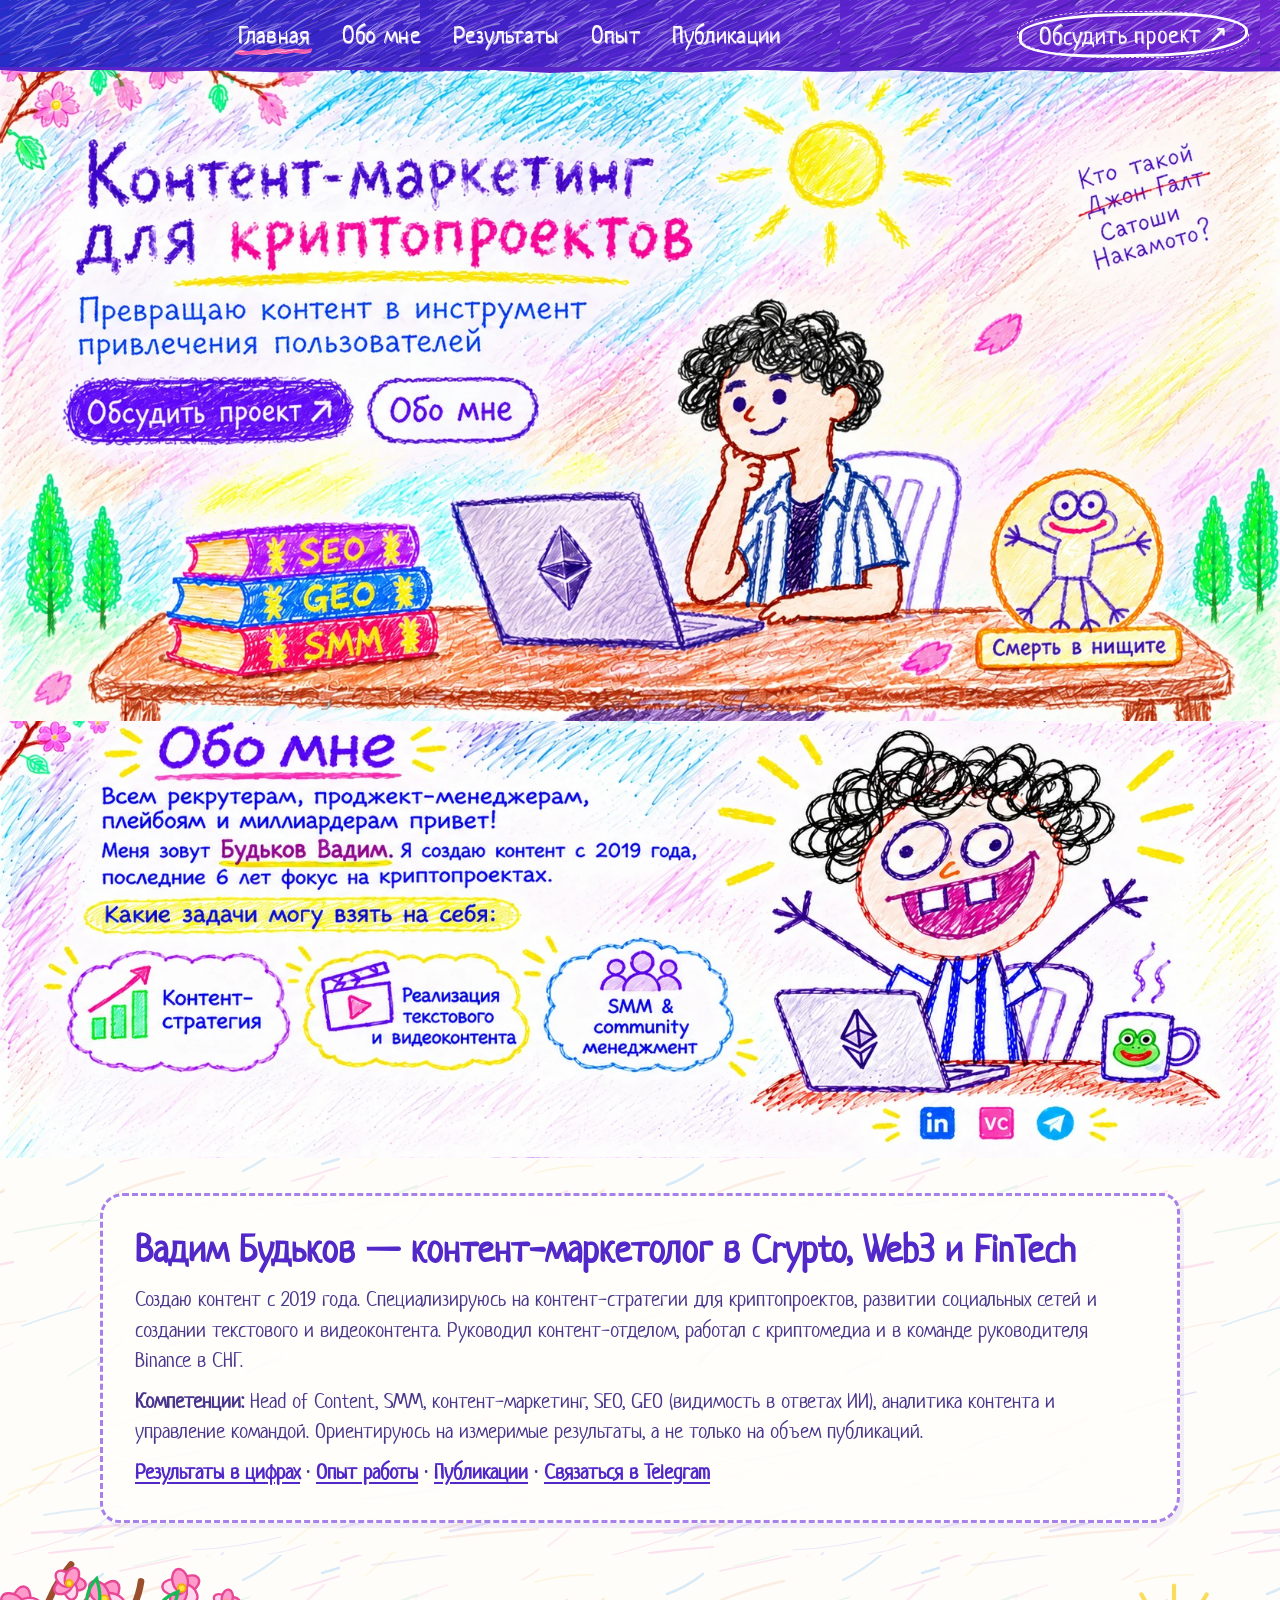
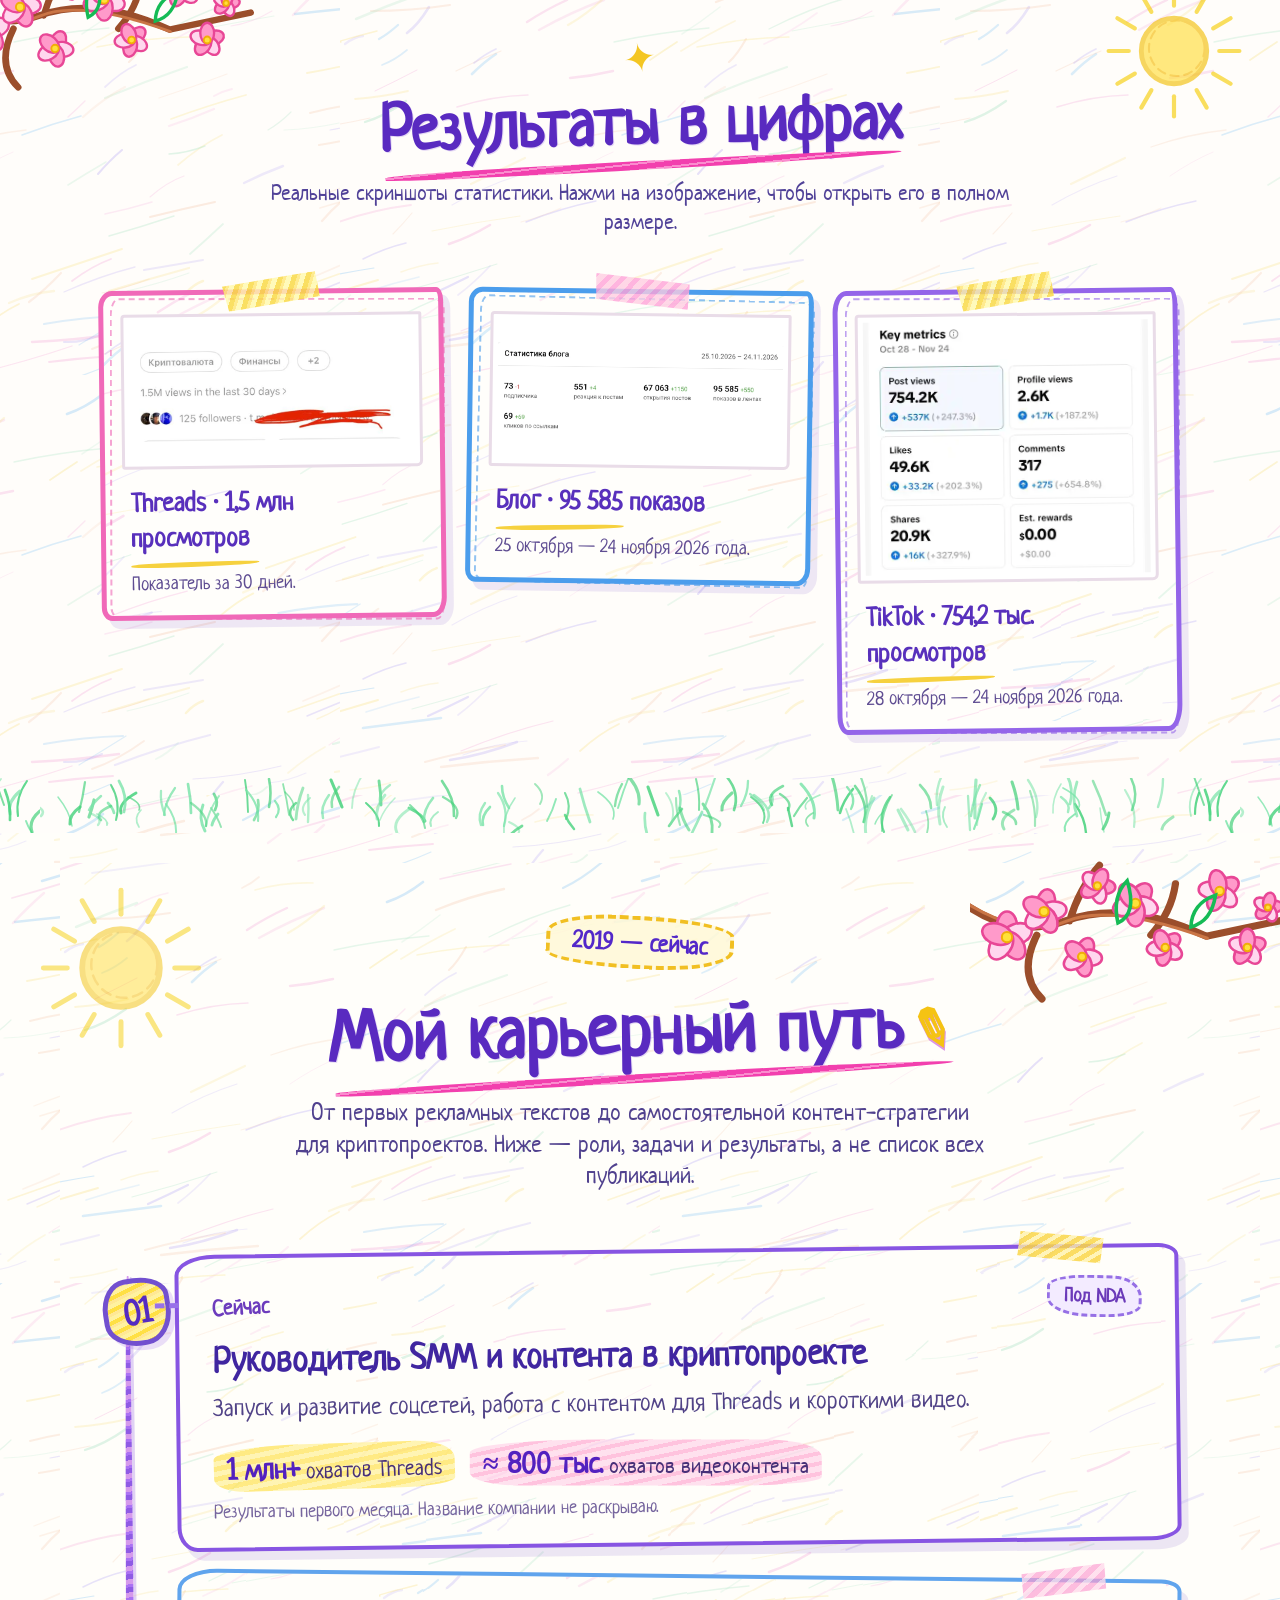
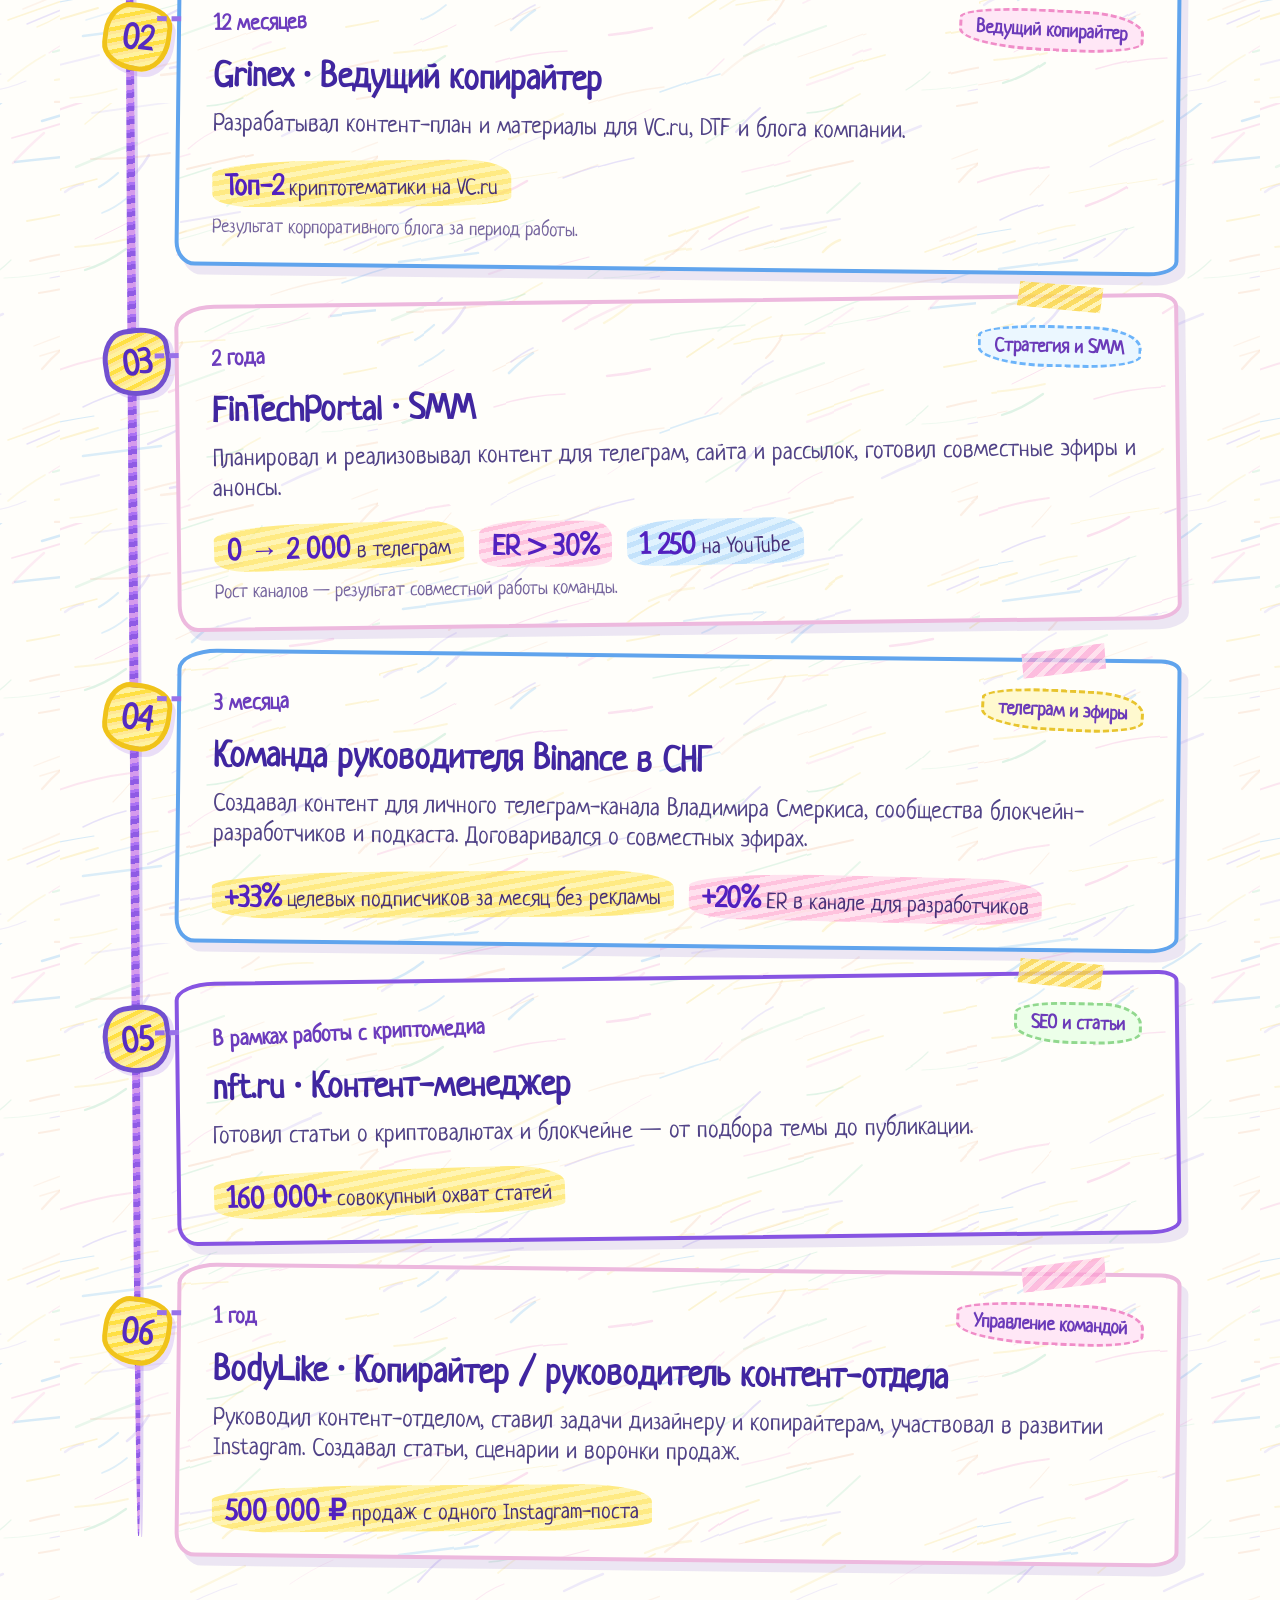
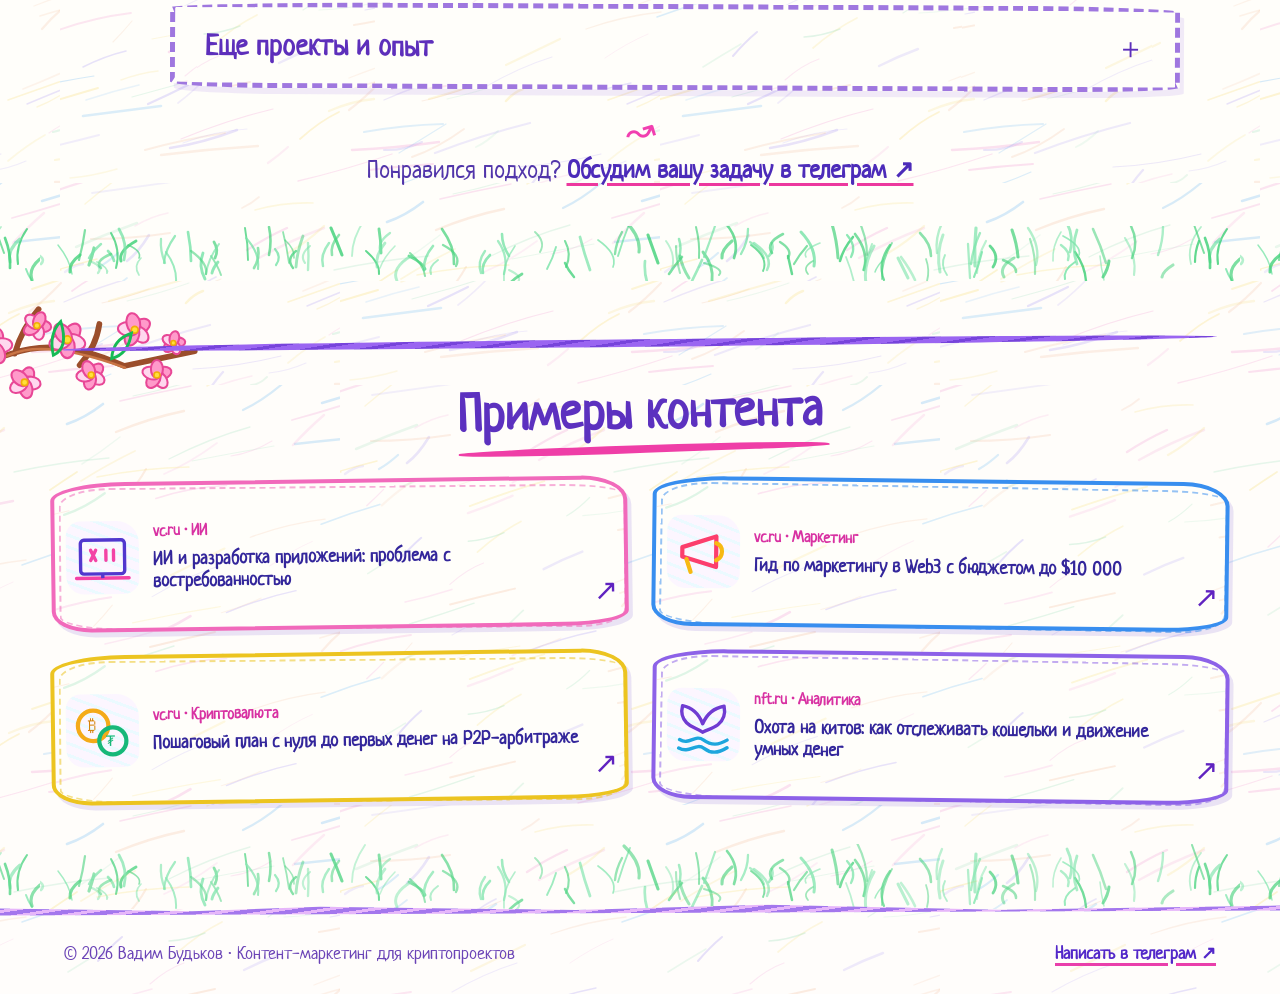
<file: index.html>
<!doctype html><html lang="ru"><head><meta charset="utf-8"><meta name="viewport" content="width=device-width, initial-scale=1"><meta name="theme-color" content="#5630cd"><link rel="icon" type="image/svg+xml" href="assets/favicon.svg"><meta name="robots" content="index,follow,max-image-preview:large,max-snippet:-1"><meta name="author" content="Вадим Будьков"><title>Вадим Будьков — контент-маркетолог в Crypto, Web3 и FinTech</title><meta name="description" content="Вадим Будьков — руководитель SMM и контента, контент-стратег. Опыт с 2019 года: маркетинг криптопроектов, SEO, GEO, соцсети, результаты и публикации."><meta property="og:type" content="website"><meta property="og:locale" content="ru_RU"><meta property="og:title" content="Вадим Будьков — контент-маркетолог в Crypto, Web3 и FinTech"><meta property="og:description" content="Вадим Будьков — руководитель SMM и контента, контент-стратег. Опыт с 2019 года: маркетинг криптопроектов, SEO, GEO, соцсети, результаты и публикации."><meta name="twitter:card" content="summary_large_image"><meta name="twitter:image" content="https://vadimbudkov.vercel.app/assets/home-scene.webp"><meta name="twitter:image:alt" content="Иллюстрированное портфолио Вадима Будькова"><meta property="og:site_name" content="Вадим Будьков"><meta property="og:image:width" content="1092"><meta property="og:image:height" content="594"><meta property="og:image:alt" content="Иллюстрированное портфолио Вадима Будькова"><meta property="og:image" content="https://vadimbudkov.vercel.app/assets/home-scene.webp"><meta property="og:url" content="https://vadimbudkov.vercel.app/"><link rel="canonical" href="https://vadimbudkov.vercel.app/"><link rel="preload" href="assets/home-art.webp" as="image" media="(min-width: 821px)"><link rel="stylesheet" href="styles.css"><script type="application/ld+json">{"@context":"https://schema.org","@graph":[{"@type":"Person","name":"Вадим Будьков","alternateName":"Vadim Budkov","jobTitle":"Руководитель SMM и контента, контент-стратег","description":"Руководитель SMM и контента, контент-стратег в Crypto, Web3 и FinTech. Создает контент с 2019 года.","knowsAbout":["Контент-маркетинг","Контент-стратегия","Криптовалюты","Web3","FinTech","SMM","SEO","GEO","Видеоконтент","Управление контент-командой","Аналитика контента"],"sameAs":["https://t.me/borisaguero","https://www.linkedin.com/in/vadim-budkov-2aa100133/","https://vc.ru/id419424"],"mainEntityOfPage":{"@id":"https://vadimbudkov.vercel.app/#profile"},"@id":"https://vadimbudkov.vercel.app/#person","url":"https://vadimbudkov.vercel.app/"},{"@type":"WebSite","@id":"https://vadimbudkov.vercel.app/#website","url":"https://vadimbudkov.vercel.app/","name":"Вадим Будьков — контент-маркетолог в Crypto, Web3 и FinTech","description":"Профессиональное портфолио Вадима Будькова: контент-маркетинг, SMM, SEO и GEO для криптопроектов.","inLanguage":"ru-RU","author":{"@id":"https://vadimbudkov.vercel.app/#person"}},{"@type":"ProfilePage","name":"Вадим Будьков — контент-маркетолог в Crypto, Web3 и FinTech","inLanguage":"ru-RU","hasPart":[{"@type":"CreativeWork","name":"ИИ и разработка приложений: проблема с востребованностью","url":"https://vc.ru/ai/2977378-ii-i-razrabotka-prilozheniy-problema-s-vostrebovannostyu"},{"@type":"CreativeWork","name":"Гид по маркетингу в Web3 с бюджетом до $10 000","url":"https://vc.ru/marketing/2788268-gid-po-marketingu-v-web3-s-byudjetom-do-10-000"},{"@type":"CreativeWork","name":"Пошаговый план с нуля до первых денег на P2P-арбитраже","url":"https://vc.ru/crypto/685261-poshagovyi-plan-s-nulya-do-pervyh-deneg-na-p2p-arbitrazhe"},{"@type":"CreativeWork","name":"Охота на китов: как отслеживать кошельки и движение умных денег","url":"https://nft.ru/article/okhota-na-kitov-kak-otslezhivat-koshelki-i-dvizhenie-umnykh-deneg-975"}],"mainEntity":{"@id":"https://vadimbudkov.vercel.app/#person"},"@id":"https://vadimbudkov.vercel.app/#profile","url":"https://vadimbudkov.vercel.app/","description":"Вадим Будьков — руководитель SMM и контента, контент-стратег. Опыт с 2019 года: маркетинг криптопроектов, SEO, GEO, соцсети, результаты и публикации.","isPartOf":{"@id":"https://vadimbudkov.vercel.app/#website"}}]}</script><link rel="preload" href="assets/home-scene.webp" as="image" media="(max-width: 820px)"><link rel="preconnect" href="https://fonts.googleapis.com"><link rel="preconnect" href="https://fonts.gstatic.com" crossorigin><meta name="google-site-verification" content="UjE6F46xsVUACbz6JDLkTRx1Xo-dT2Ium2cJMSjZFCY" />
</head><body>
<a class="skip-link" href="#main">К содержимому</a>
<nav class="site-nav" aria-label="Главное меню"><div class="site-nav-inner">
 <a href="#home" aria-current="location">Главная</a>
 <a href="#about">Обо мне</a>
 <a href="#results">Результаты</a>
 <a href="#career">Опыт</a>
 <a href="#samples">Публикации</a>
 <a href="https://t.me/borisaguero" class="top-contact" target="_blank" rel="noopener noreferrer"><span class="contact-long">Обсудить проект ↗</span><span class="contact-short">Связаться ↗</span></a>
</div></nav>
<main id="main">
<div id="home" class="chapter chapter-home">
<section class="desktop-art" aria-label="Главная страница — рисованная версия">
 <img class="art" src="assets/home-art.webp" width="1672" height="941" fetchpriority="high" alt="" aria-hidden="true">
 <div class="sr-only"><p><strong>Контент-маркетинг для криптопроектов</strong></p><p>Превращаю контент в инструмент привлечения пользователей.</p><p>Работаю с SEO, GEO и SMM. На столе нарисован Витрувианский Pepe и книги по маркетингу.</p></div>
 
 <a class="hit hit-hero-contact" style="--x:4.9043%;--y:51.1158%;--w:22.9067%;--h:9.8831%;" href="https://t.me/borisaguero" aria-label="Обсудить проект в телеграм" target="_blank" rel="noopener noreferrer"><span class="sr-only">Обсудить проект в телеграм</span></a>
 <a class="hit hit-hero-about" style="--x:27.8708%;--y:50.7970%;--w:13.8158%;--h:10.2019%;" href="#about" aria-label="Перейти к разделу «Обо мне»" ><span class="sr-only">Перейти к разделу «Обо мне»</span></a>
</section>
<section class="mobile-screen home-screen" aria-labelledby="home-title">
 <div class="mobile-inner"><div class="mobile-title"><h1 id="home-title">Контент-маркетинг<br>для <em>криптопроектов</em></h1><div class="underline"></div><p>Превращаю контент в инструмент привлечения пользователей</p><div class="button-row"><a class="drawn-button fill" href="https://t.me/borisaguero" target="_blank" rel="noopener noreferrer">Обсудить проект ↗</a><a class="drawn-button" href="#about">Обо мне</a></div></div>
 <figure class="portrait home-portrait"><img src="assets/home-scene.webp" width="1092" height="594" alt="Детский карандашный рисунок: Вадим за столом с ноутбуком Ethereum, книги SEO, GEO и SMM и статуэтка Витрувианского Pepe"><figcaption>SEO <span>·</span> GEO <span>·</span> SMM</figcaption></figure>
 <p class="scribble-galt">Кто такой <del>Джон Галт</del> Сатоши Накамото?</p>
 </div>
</section>
</div>
<div id="about" class="chapter chapter-about">
<section class="desktop-art" aria-label="Обо мне — рисованная страница">
 <img class="art" src="assets/about-art.webp" width="1672" height="941" loading="lazy" decoding="async" alt="" aria-hidden="true">
 <div class="sr-only"><h2>Обо мне — Вадим Будьков</h2><p>Всем рекрутерам, проджект-менеджерам, плейбоям и миллиардерам привет! Меня зовут Будьков Вадим. Я создаю контент с 2019 года, фокус на криптопроектах с 2021 года.</p><h3>Какие задачи могу взять на себя</h3><ul><li>Контент-стратегия</li><li>Реализация текстового и видеоконтента</li><li>SMM и community менеджмент</li></ul></div>
 
 <a class="hit hit-social-linkedin" style="--x:70.0957%;--y:58.5547%;--w:3.9474%;--h:7.2264%;" rel="me" href="https://www.linkedin.com/in/vadim-budkov-2aa100133/" aria-label="LinkedIn Вадима Будькова" target="_blank" rel="noopener noreferrer"><span class="sr-only">LinkedIn Вадима Будькова</span></a>
 <a class="hit hit-social-vc" style="--x:74.4617%;--y:58.2359%;--w:4.7249%;--h:7.7577%;" rel="me" href="https://vc.ru/id419424" aria-label="Блог на vc.ru" target="_blank" rel="noopener noreferrer"><span class="sr-only">Блог на vc.ru</span></a>
 <a class="hit hit-social-telegram" style="--x:78.9474%;--y:58.3422%;--w:5.7416%;--h:7.9702%;" href="https://t.me/borisaguero" aria-label="телеграм Вадима Будькова" target="_blank" rel="noopener noreferrer"><span class="sr-only">телеграм Вадима Будькова</span></a>
 
</section>
<section class="mobile-screen about-screen" aria-labelledby="about-title">
 <div class="mobile-inner">
 <h2 id="about-title">Обо мне <span class="title-spark" aria-hidden="true">✳</span></h2>
 <p>Всем рекрутерам, проджект-менеджерам, плейбоям и миллиардерам привет!</p>
 <p>Меня зовут <strong>Будьков Вадим</strong>. Я создаю контент с 2019 года, фокус на криптопроектах с 2021 года.</p>
 <h3 class="highlight">Какие задачи могу взять на себя:</h3>
 <div class="service-pills"><div class="service-pill purple">Контент-стратегия</div><div class="service-pill yellow">Текстовый и видеоконтент</div><div class="service-pill blue">SMM &amp; community менеджмент</div></div>
 <div class="portrait about-portrait"><img src="assets/about-portrait.webp" width="634" height="479" loading="lazy" decoding="async" alt="Нарочито смешной детский рисунок Вадима с черными кудрями, за ноутбуком и чашкой с Pepe"></div>
 <div class="socials" aria-label="Социальные сети и контакты"><a rel="me" href="https://www.linkedin.com/in/vadim-budkov-2aa100133/" target="_blank" rel="noopener noreferrer" aria-label="LinkedIn Вадима Будькова" title="LinkedIn"><svg viewBox="0 0 24 24" aria-hidden="true" fill="currentColor"><path d="M20.4 2H3.6C2.7 2 2 2.7 2 3.6v16.8c0 .9.7 1.6 1.6 1.6h16.8c.9 0 1.6-.7 1.6-1.6V3.6c0-.9-.7-1.6-1.6-1.6ZM8 18.7H4.8V9H8v9.7ZM6.4 7.7a1.9 1.9 0 1 1 0-3.8 1.9 1.9 0 0 1 0 3.8Zm12.3 11h-3.2V14c0-1.1 0-2.5-1.5-2.5s-1.8 1.2-1.8 2.4v4.8H9V9h3v1.3h.1c.4-.8 1.5-1.5 2.9-1.5 3.1 0 3.7 2 3.7 4.5v5.4Z"/></svg></a><a rel="me" href="https://vc.ru/id419424" target="_blank" rel="noopener noreferrer" aria-label="Профиль Вадима на VC.ru" title="vc.ru"><svg viewBox="0 0 24 24" aria-hidden="true"><rect x="1" y="1" width="22" height="22" rx="6" fill="currentColor"/><text x="12" y="16" text-anchor="middle" fill="white" font-size="11" font-weight="bold" font-family="Arial,sans-serif">vc</text></svg></a><a href="https://t.me/borisaguero" target="_blank" rel="noopener noreferrer" aria-label="Написать Вадиму в телеграм" title="телеграм"><svg viewBox="0 0 24 24" aria-hidden="true" fill="currentColor"><path d="m21.5 3.1-3.4 16c-.3 1.1-.9 1.4-1.8.9l-5.1-3.8-2.4 2.3c-.3.3-.6.5-1.1.5l.4-5.2L17.6 5c.4-.4-.1-.6-.6-.3L5.5 12 .5 10.4C-.6 10.1-.6 9.3.8 8.8L20 1.8c.9-.3 1.8.2 1.5 1.3Z"/></svg></a></div>
 
 </div>
</section>

</div>
<section class="profile-summary" aria-labelledby="profile-summary-title">
 <div class="profile-summary-inner">
  <h2 id="profile-summary-title">Вадим Будьков — контент-маркетолог в Crypto, Web3 и FinTech</h2>
  <p>Создаю контент с 2019 года. Специализируюсь на контент-стратегии для криптопроектов, развитии социальных сетей и создании текстового и видеоконтента. Руководил контент-отделом, работал с криптомедиа и в команде руководителя Binance в СНГ.</p>
  <p><strong>Компетенции:</strong> Head of Content, SMM, контент-маркетинг, SEO, GEO (видимость в ответах ИИ), аналитика контента и управление командой. Ориентируюсь на измеримые результаты, а не только на объем публикаций.</p>
  <p><a href="#results">Результаты в цифрах</a> · <a href="#career">Опыт работы</a> · <a href="#samples">Публикации</a> · <a href="https://t.me/borisaguero" target="_blank" rel="noopener noreferrer">Связаться в Telegram</a></p>
 </div>
</section>

<section class="proof-section" id="results" aria-labelledby="proof-heading">
  <div class="proof-paper">
    <header class="proof-head">
      <span class="proof-doodle" aria-hidden="true">✦</span>
      <h2 id="proof-heading">Результаты в цифрах</h2>
      <p>Реальные скриншоты статистики. Нажми на изображение, чтобы открыть его в полном размере.</p>
    </header>
    <div class="proof-grid">
      <figure class="proof-card proof-card-pink">
        <a href="assets/proof-threads.webp" target="_blank" rel="noopener noreferrer" aria-label="Увеличить скриншот статистики Threads: 1,5 млн просмотров за 30 дней">
          <img src="assets/proof-threads.webp" width="828" height="287" loading="lazy" decoding="async" alt="Скриншот Threads: 1,5 миллиона просмотров за последние 30 дней; имя аккаунта закрыто">
        </a>
        <figcaption><strong>Threads · 1,5 млн просмотров</strong><span>Показатель за 30 дней.</span></figcaption>
      </figure>
      <figure class="proof-card proof-card-blue">
        <a href="assets/proof-blog.webp" target="_blank" rel="noopener noreferrer" aria-label="Увеличить скриншот статистики блога: 95 585 показов в лентах">
          <img src="assets/proof-blog.webp" width="938" height="306" loading="lazy" decoding="async" alt="Скриншот аналитики блога: 95 585 показов в лентах и 67 063 открытия постов в период 25 октября – 24 ноября 2026 года">
        </a>
        <figcaption><strong>Блог · 95 585 показов</strong><span>25 октября — 24 ноября 2026 года.</span></figcaption>
      </figure>
      
      <figure class="proof-card proof-card-purple">
        <a href="assets/proof-tiktok.webp" target="_blank" rel="noopener noreferrer" aria-label="Увеличить скриншот статистики TikTok: 754,2 тыс. просмотров публикаций">
          <img src="assets/proof-tiktok.webp" width="600" height="533" loading="lazy" decoding="async" alt="Исходный скриншот статистики TikTok за 28 октября — 24 ноября: 754,2 тыс. просмотров, 49,6 тыс. лайков, 20,9 тыс. репостов, 2,6 тыс. посещений профиля">
        </a>
        <figcaption><strong>TikTok · 754,2 тыс. просмотров</strong><span>28 октября — 24 ноября 2026 года.</span></figcaption>
      </figure>
    </div>
  </div>
</section>

<section class="career" id="career" aria-labelledby="career-heading">
  <div class="career-paper">
    <div class="career-heading-block">
      <span class="career-overline">2019 — сейчас</span>
      <h2 id="career-heading">Мой карьерный путь<span class="career-pencil" aria-hidden="true">✎</span></h2>
      <p>От первых рекламных текстов до самостоятельной контент-стратегии для криптопроектов. Ниже — роли, задачи и результаты, а не список всех публикаций.</p>
    </div>
    <ol class="career-steps">
      <li class="career-step nda">
        <div class="career-number" aria-hidden="true">01</div>
        <article class="career-card">
          <div class="career-topline"><span class="career-period">Сейчас</span><span class="career-tag violet">Под NDA</span></div>
          <h3>Руководитель SMM и контента в криптопроекте</h3>
          <p>Запуск и развитие соцсетей, работа с контентом для Threads и короткими видео.</p>
          <div class="career-highlights"><span><strong>1 млн+</strong> охватов Threads</span><span><strong>≈ 800 тыс.</strong> охватов видеоконтента</span></div>
          <p class="career-small">Результаты первого месяца. Название компании не раскрываю.</p>
        </article>
      </li>
      <li class="career-step">
        <div class="career-number" aria-hidden="true">02</div>
        <article class="career-card">
          <div class="career-topline"><span class="career-period">12 месяцев</span><span class="career-tag pink">Ведущий копирайтер</span></div>
          <h3>Grinex · Ведущий копирайтер</h3>
          <p>Разрабатывал контент-план и материалы для VC.ru, DTF и блога компании.</p>
          <div class="career-highlights"><span><strong>Топ-2</strong> криптотематики на VC.ru</span></div>
          <p class="career-small">Результат корпоративного блога за период работы.</p>
        </article>
      </li>
      <li class="career-step">
        <div class="career-number" aria-hidden="true">03</div>
        <article class="career-card">
          <div class="career-topline"><span class="career-period">2 года</span><span class="career-tag blue">Стратегия и SMM</span></div>
          <h3>FinTechPortal · SMM</h3>
          <p>Планировал и реализовывал контент для телеграм, сайта и рассылок, готовил совместные эфиры и анонсы.</p>
          <div class="career-highlights"><span><strong>0 → 2 000</strong> в телеграм</span><span><strong>ER &gt; 30%</strong></span><span><strong>1 250</strong> на YouTube</span></div>
          <p class="career-small">Рост каналов — результат совместной работы команды.</p>
        </article>
      </li>
      <li class="career-step">
        <div class="career-number" aria-hidden="true">04</div>
        <article class="career-card">
          <div class="career-topline"><span class="career-period">3 месяца</span><span class="career-tag yellow">телеграм и эфиры</span></div>
          <h3>Команда руководителя Binance в СНГ</h3>
          <p>Создавал контент для личного телеграм-канала Владимира Смеркиса, сообщества блокчейн-разработчиков и подкаста. Договаривался о совместных эфирах.</p>
          <div class="career-highlights"><span><strong>+33%</strong> целевых подписчиков за месяц без рекламы</span><span><strong>+20%</strong> ER в канале для разработчиков</span></div>
        </article>
      </li>
      <li class="career-step">
        <div class="career-number" aria-hidden="true">05</div>
        <article class="career-card">
          <div class="career-topline"><span class="career-period">В рамках работы с криптомедиа</span><span class="career-tag green">SEO и статьи</span></div>
          <h3>nft.ru · Контент-менеджер</h3>
          <p>Готовил статьи о криптовалютах и блокчейне — от подбора темы до публикации.</p>
          <div class="career-highlights"><span><strong>160 000+</strong> совокупный охват статей</span></div>
        </article>
      </li>
      <li class="career-step">
        <div class="career-number" aria-hidden="true">06</div>
        <article class="career-card">
          <div class="career-topline"><span class="career-period">1 год</span><span class="career-tag pink">Управление командой</span></div>
          <h3>BodyLike · Копирайтер / руководитель контент-отдела</h3>
          <p>Руководил контент-отделом, ставил задачи дизайнеру и копирайтерам, участвовал в развитии Instagram. Создавал статьи, сценарии и воронки продаж.</p>
          <div class="career-highlights"><span><strong>500 000 ₽</strong> продаж с одного Instagram-поста</span></div>
        </article>
      </li>
    </ol>
    <details class="career-more">
      <summary>Еще проекты и опыт <span aria-hidden="true">＋</span></summary>
      <div class="career-extra">
        <article><h3>Криптовалютный телеграм-канал · Контент-менеджер</h3><p>10 месяцев. Ежедневные новости, дайджесты, образовательные материалы и подборки. Один пост привел более 50 новых подписчиков при примерно 1 000 просмотров в неделю.</p></article>
        <article><h3>Platilka · Контент-менеджер</h3><p>телеграм-публикации, иллюстрации и подбор каналов для посевов.</p></article>
        <article><h3>Garantex Academy · Копирайтер</h3><p>Тексты для рекламных креативов, чат-ботов и вебинарных воронок.</p></article>
        <article><h3>NFT Gems · Автор контента</h3><p>Обзоры и обучающие публикации об NFT, коллаборации с проектами для развития сообщества.</p></article>
        <article><h3>RD digital · Копирайтер</h3><p>7 месяцев. Контент для агентства, работавшего с онлайн-школами и блокчейн-проектами. Реклама и воронки продаж.</p></article>
      </div>
    </details>
    <div class="career-end"><span class="career-loop" aria-hidden="true">↝</span><p>Понравился подход? <a href="https://t.me/borisaguero" target="_blank" rel="noopener noreferrer">Обсудим вашу задачу в телеграм ↗</a></p></div>
  </div>
</section>

<div class="publications-chapter"><section class="samples" id="samples" aria-labelledby="samples-title"><h2 id="samples-title">Примеры контента</h2><div class="article-grid"><a class="article-card pink" href="https://vc.ru/ai/2977378-ii-i-razrabotka-prilozheniy-problema-s-vostrebovannostyu" target="_blank" rel="noopener noreferrer"><div class="article-icon"><svg viewBox="0 0 72 72" fill="none" aria-hidden="true"><rect x="10" y="15" width="52" height="40" rx="4" stroke="#5137ce" stroke-width="4"/><path d="M5 60h62M22 27l6 12m0-12-6 12m18-12v12m9-12v12" stroke="#f343a5" stroke-width="4" stroke-linecap="round"/><path d="M36 55v5" stroke="#5137ce" stroke-width="4"/></svg></div><div class="article-info"><span class="article-category">vc.ru · ИИ</span><h3>ИИ и разработка приложений: проблема с востребованностью</h3></div><span class="arr" aria-hidden="true">↗</span></a>
<a class="article-card blue" href="https://vc.ru/marketing/2788268-gid-po-marketingu-v-web3-s-byudjetom-do-10-000" target="_blank" rel="noopener noreferrer"><div class="article-icon"><svg viewBox="0 0 72 72" fill="none" aria-hidden="true"><path d="M11 31 51 18v36L11 42Z" stroke="#fc3e6d" stroke-width="5" stroke-linejoin="round"/><path d="M51 26c9 3 9 16 0 20M16 45l5 15" stroke="#f7b913" stroke-width="5" stroke-linecap="round"/></svg></div><div class="article-info"><span class="article-category">vc.ru · Маркетинг</span><h3>Гид по маркетингу в Web3 с бюджетом до $10 000</h3></div><span class="arr" aria-hidden="true">↗</span></a>
<a class="article-card yellow" href="https://vc.ru/crypto/685261-poshagovyi-plan-s-nulya-do-pervyh-deneg-na-p2p-arbitrazhe" target="_blank" rel="noopener noreferrer"><div class="article-icon"><svg viewBox="0 0 72 72" fill="none" aria-hidden="true"><circle cx="25" cy="30" r="18" stroke="#f4ab19" stroke-width="5"/><circle cx="48" cy="48" r="16" stroke="#16b878" stroke-width="5"/><text x="19" y="36" font-size="20" fill="#d5840a">₿</text><text x="40" y="54" font-size="17" fill="#16b878">₮</text></svg></div><div class="article-info"><span class="article-category">vc.ru · Криптовалюта</span><h3>Пошаговый план с нуля до первых денег на P2P-арбитраже</h3></div><span class="arr" aria-hidden="true">↗</span></a>
<a class="article-card purple" href="https://nft.ru/article/okhota-na-kitov-kak-otslezhivat-koshelki-i-dvizhenie-umnykh-deneg-975" target="_blank" rel="noopener noreferrer"><div class="article-icon"><svg viewBox="0 0 72 72" fill="none" aria-hidden="true"><path d="M35 45c-7-5-13-5-19-11-5-5-7-12-5-20 12 2 19 9 24 21 5-12 14-19 25-21 2 9-1 17-7 22-5 4-12 6-18 9Z" stroke="#703bd2" stroke-width="4" stroke-linejoin="round"/><path d="M8 54c12 7 18-7 28 0s18 6 28 0M7 64c13 7 20-7 30 0 9 7 18 5 27-1" stroke="#1da6dd" stroke-width="4" stroke-linecap="round"/></svg></div><div class="article-info"><span class="article-category">nft.ru · Аналитика</span><h3>Охота на китов: как отслеживать кошельки и движение умных денег</h3></div><span class="arr" aria-hidden="true">↗</span></a></div></section></div>
</main>
<footer class="footer"><span>© 2026 Вадим Будьков · Контент-маркетинг для криптопроектов</span><a href="https://t.me/borisaguero" target="_blank" rel="noopener noreferrer">Написать в телеграм ↗</a></footer>
<script>
(()=>{const nav=document.querySelector(".site-nav");if(!nav)return;
const links=[...nav.querySelectorAll('a[href^="#"]')];
const sections=links.map(link=>document.querySelector(link.hash)).filter(Boolean);
let scheduled=false;
function update(){scheduled=false;const height=nav.getBoundingClientRect().height;document.documentElement.style.setProperty("--nav-offset",Math.ceil(height+10)+"px");let active="home";
for(const section of sections){if(section.getBoundingClientRect().top<=height+24)active=section.id;}
if(window.scrollY>0&&window.scrollY+window.innerHeight>=document.documentElement.scrollHeight-5)active=sections[sections.length-1].id;
for(const link of links){if(link.hash==="#"+active)link.setAttribute("aria-current","location");else link.removeAttribute("aria-current");}}
function schedule(){if(!scheduled){scheduled=true;requestAnimationFrame(update);}}
window.addEventListener("scroll",schedule,{passive:true});window.addEventListener("resize",schedule,{passive:true});window.addEventListener("hashchange",schedule);window.addEventListener("load",schedule);if("ResizeObserver" in window)new ResizeObserver(schedule).observe(nav);schedule();})();
</script>
</body></html>
</file>
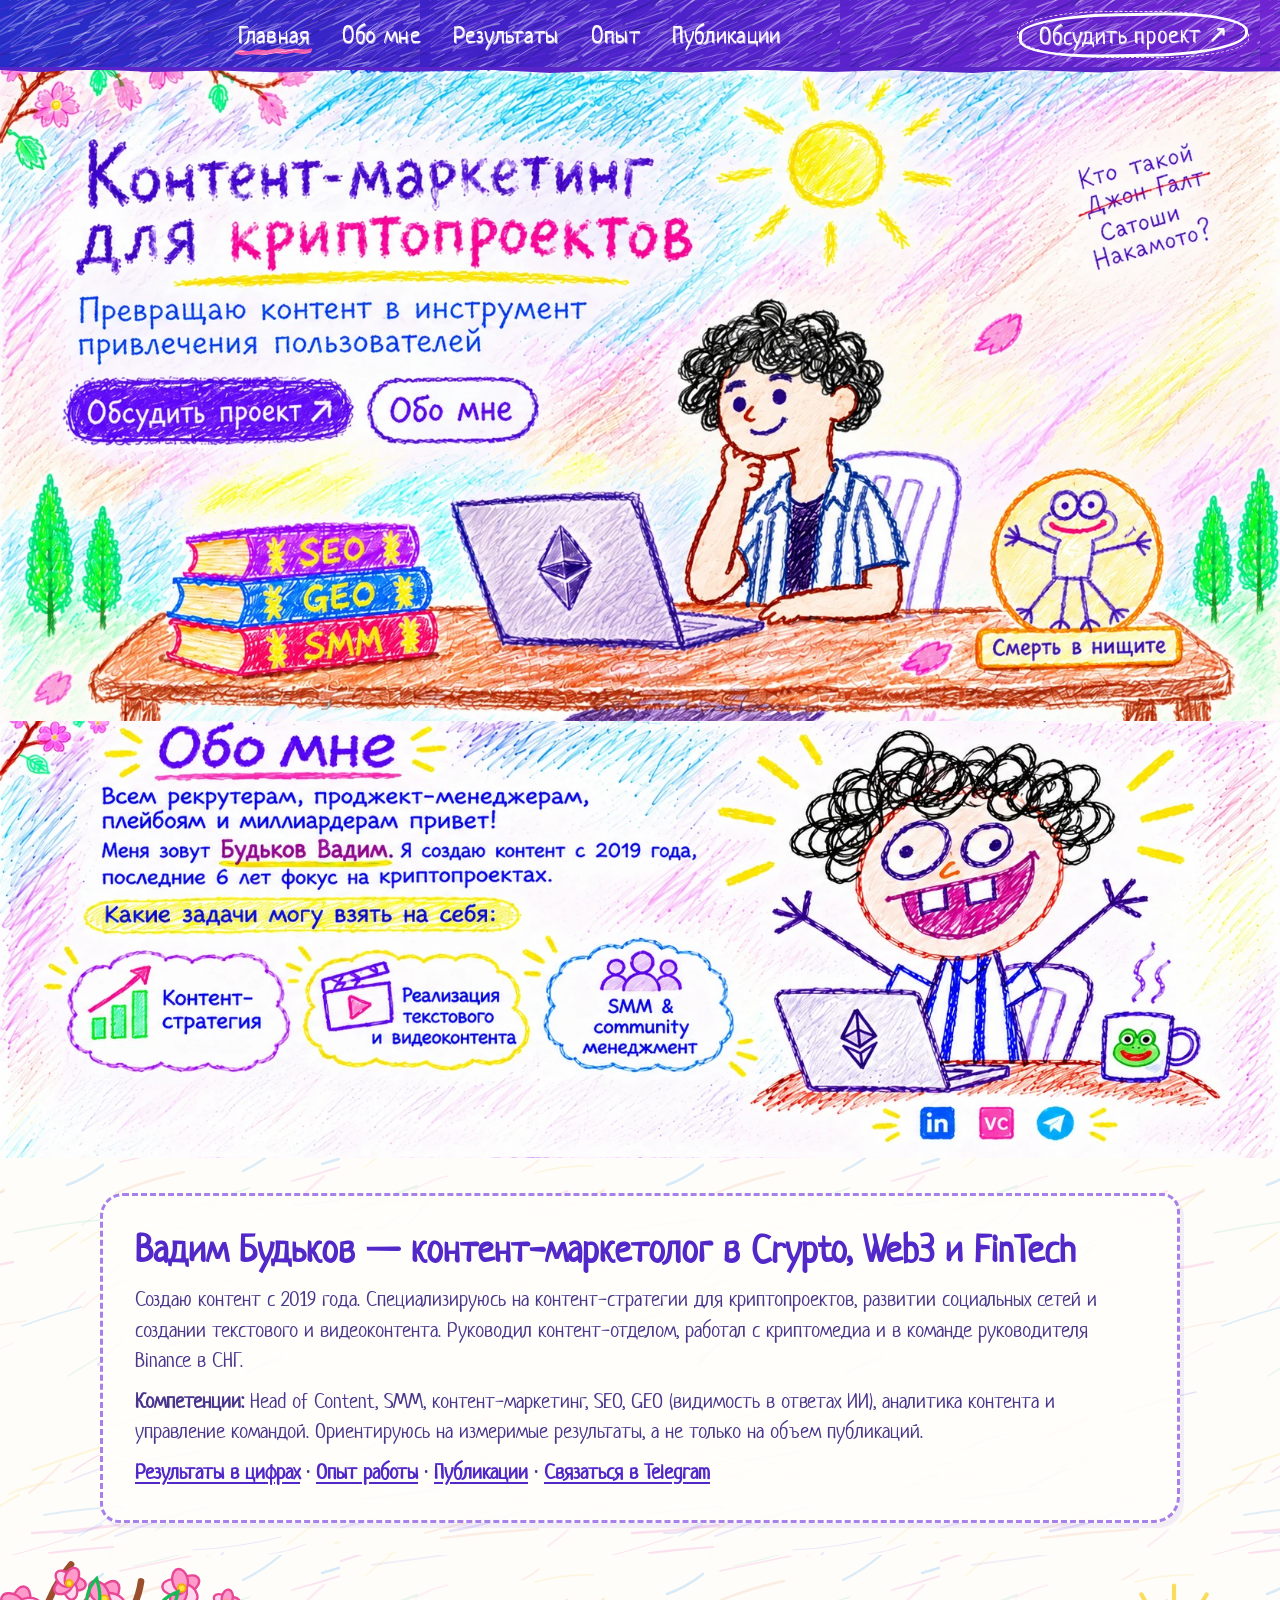
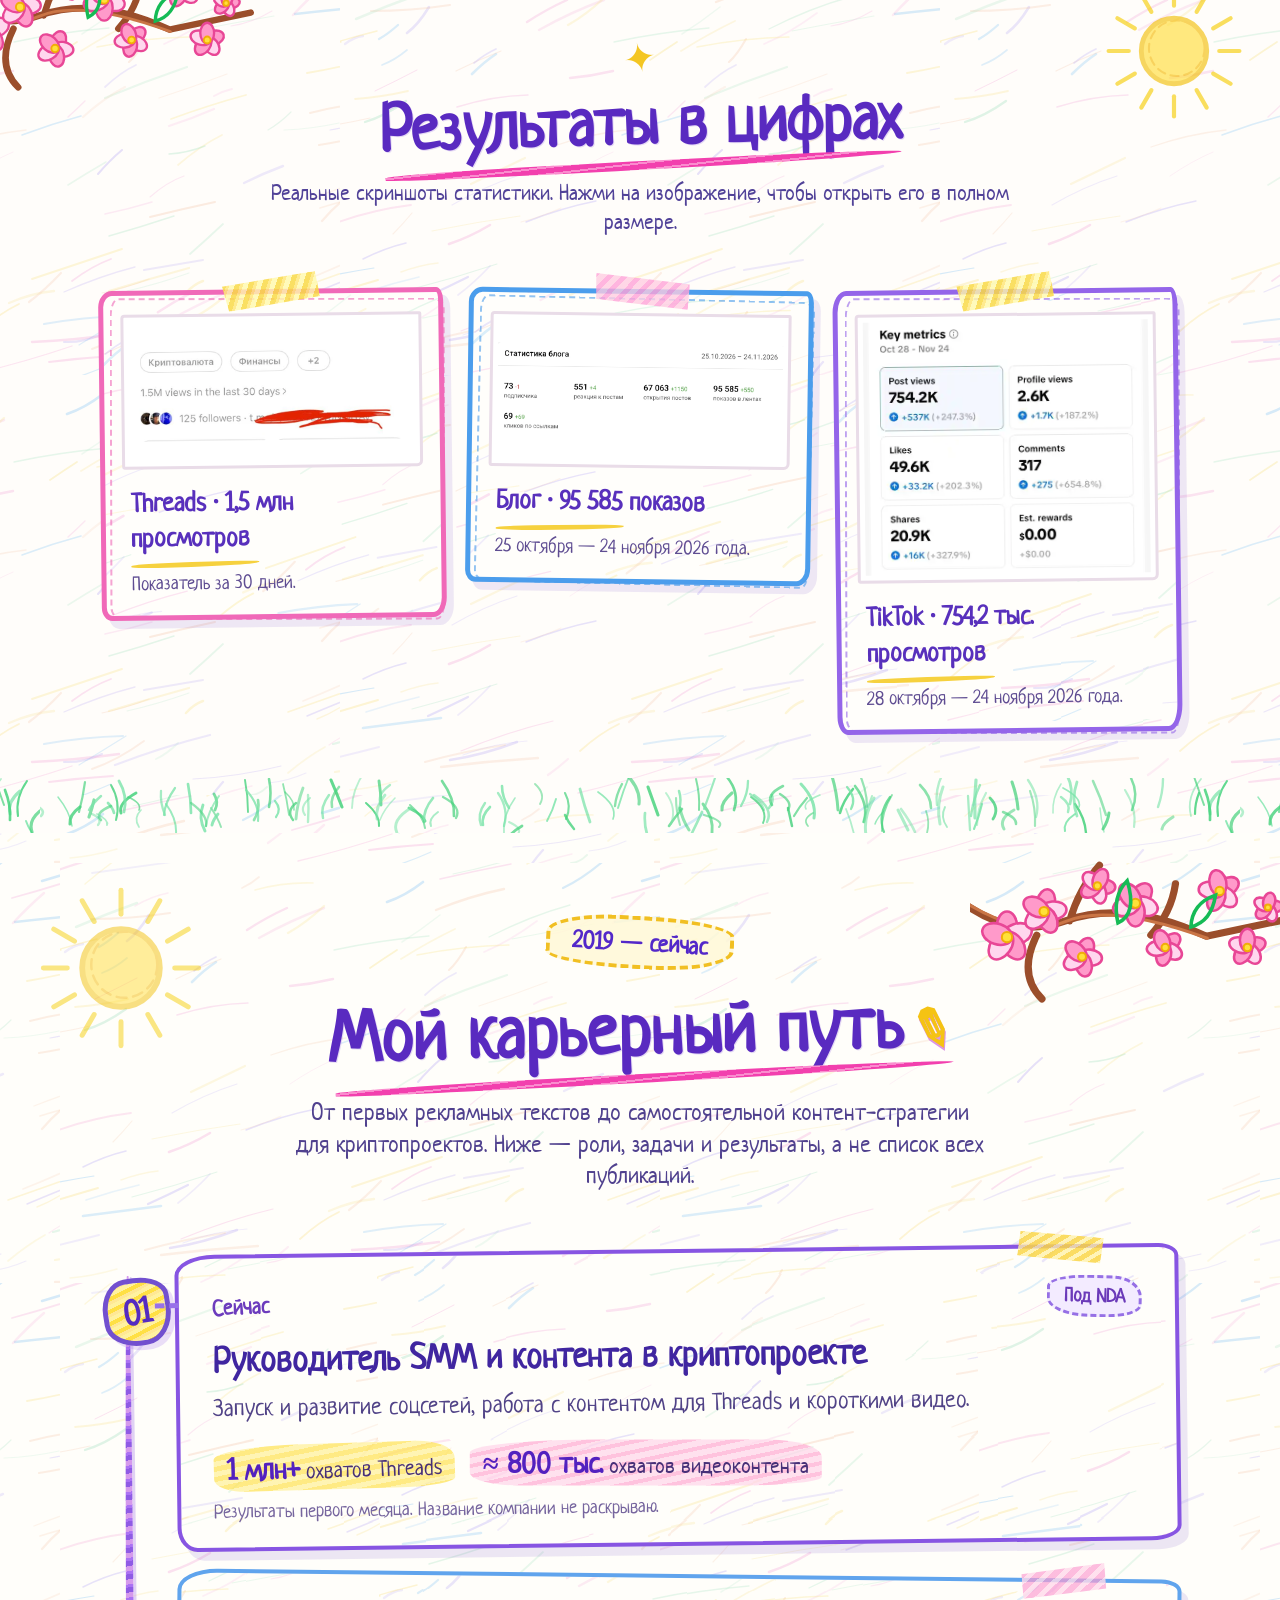
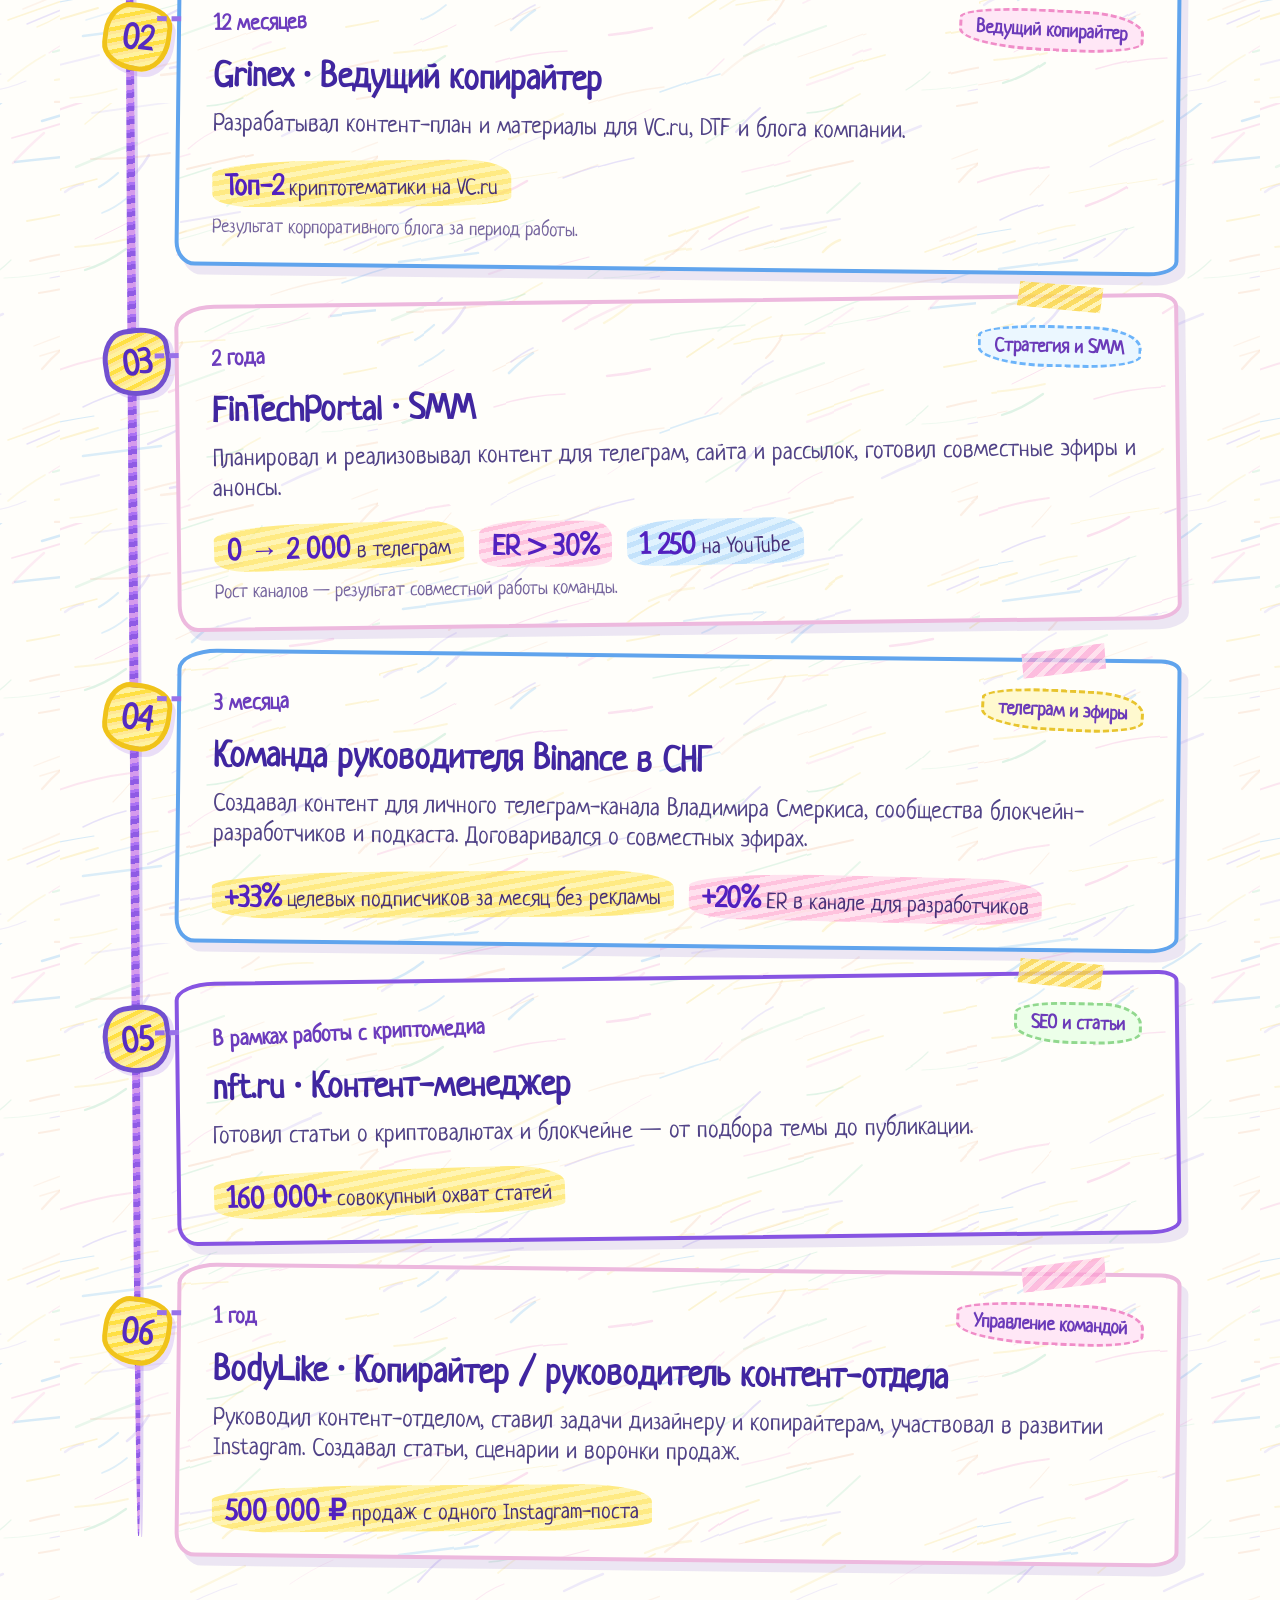
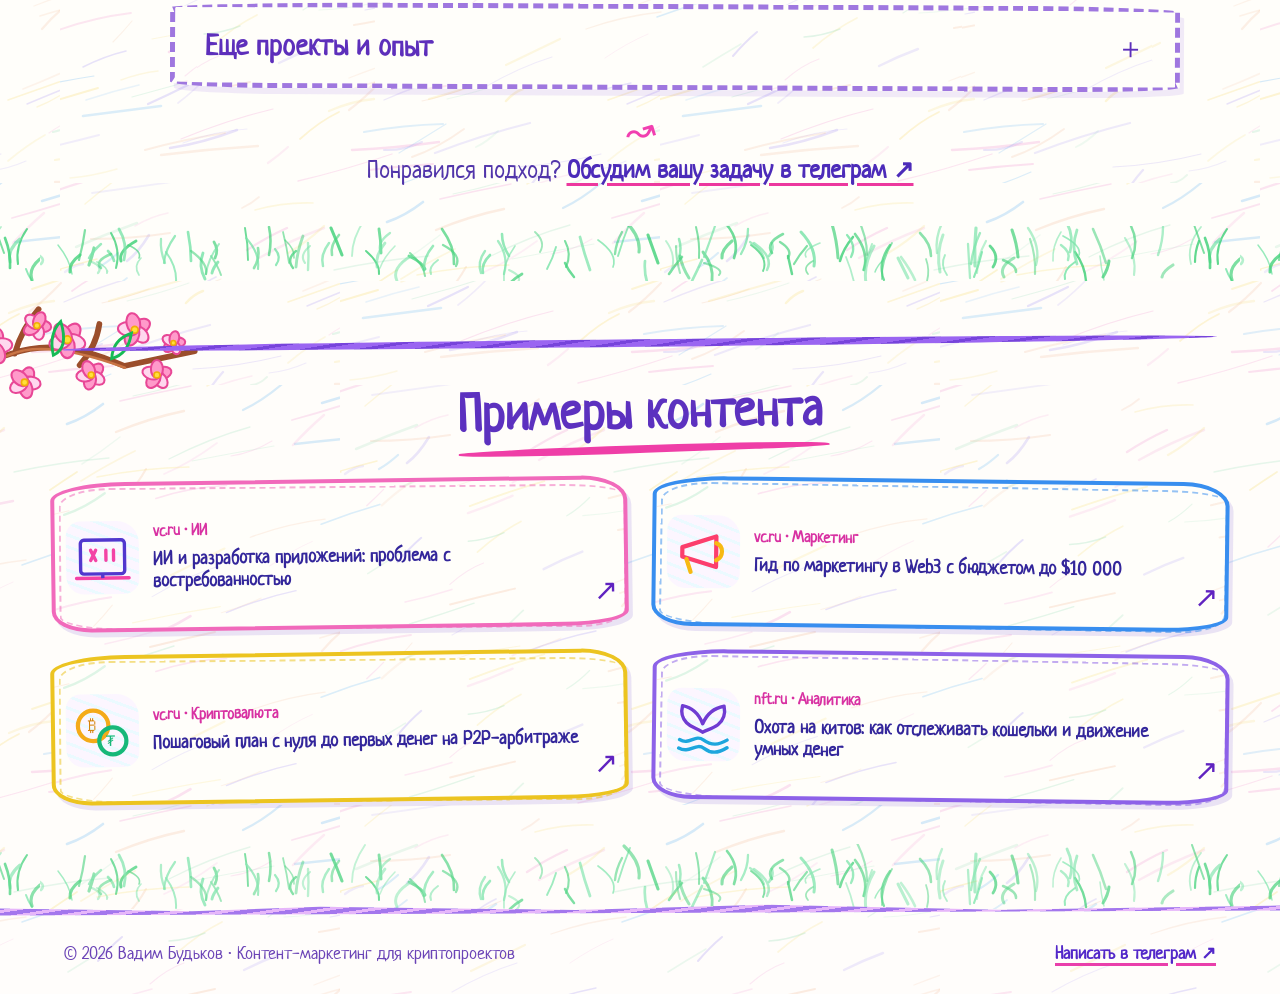
<file: about.html>
<!doctype html>
<html lang="ru">
<head>
<meta charset="utf-8">
<meta name="viewport" content="width=device-width, initial-scale=1">
<meta name="robots" content="noindex,follow">
<meta http-equiv="refresh" content="0;url=/#about">
<link rel="canonical" href="https://vadimbudkov.vercel.app/">
<title>Обо мне — Вадим Будьков</title>
<script>window.location.replace("/#about");</script>
</head>
<body><p>Раздел переехал на главную страницу. <a href="/#about">Открыть «Обо мне»</a>.</p></body>
</html>
</file>
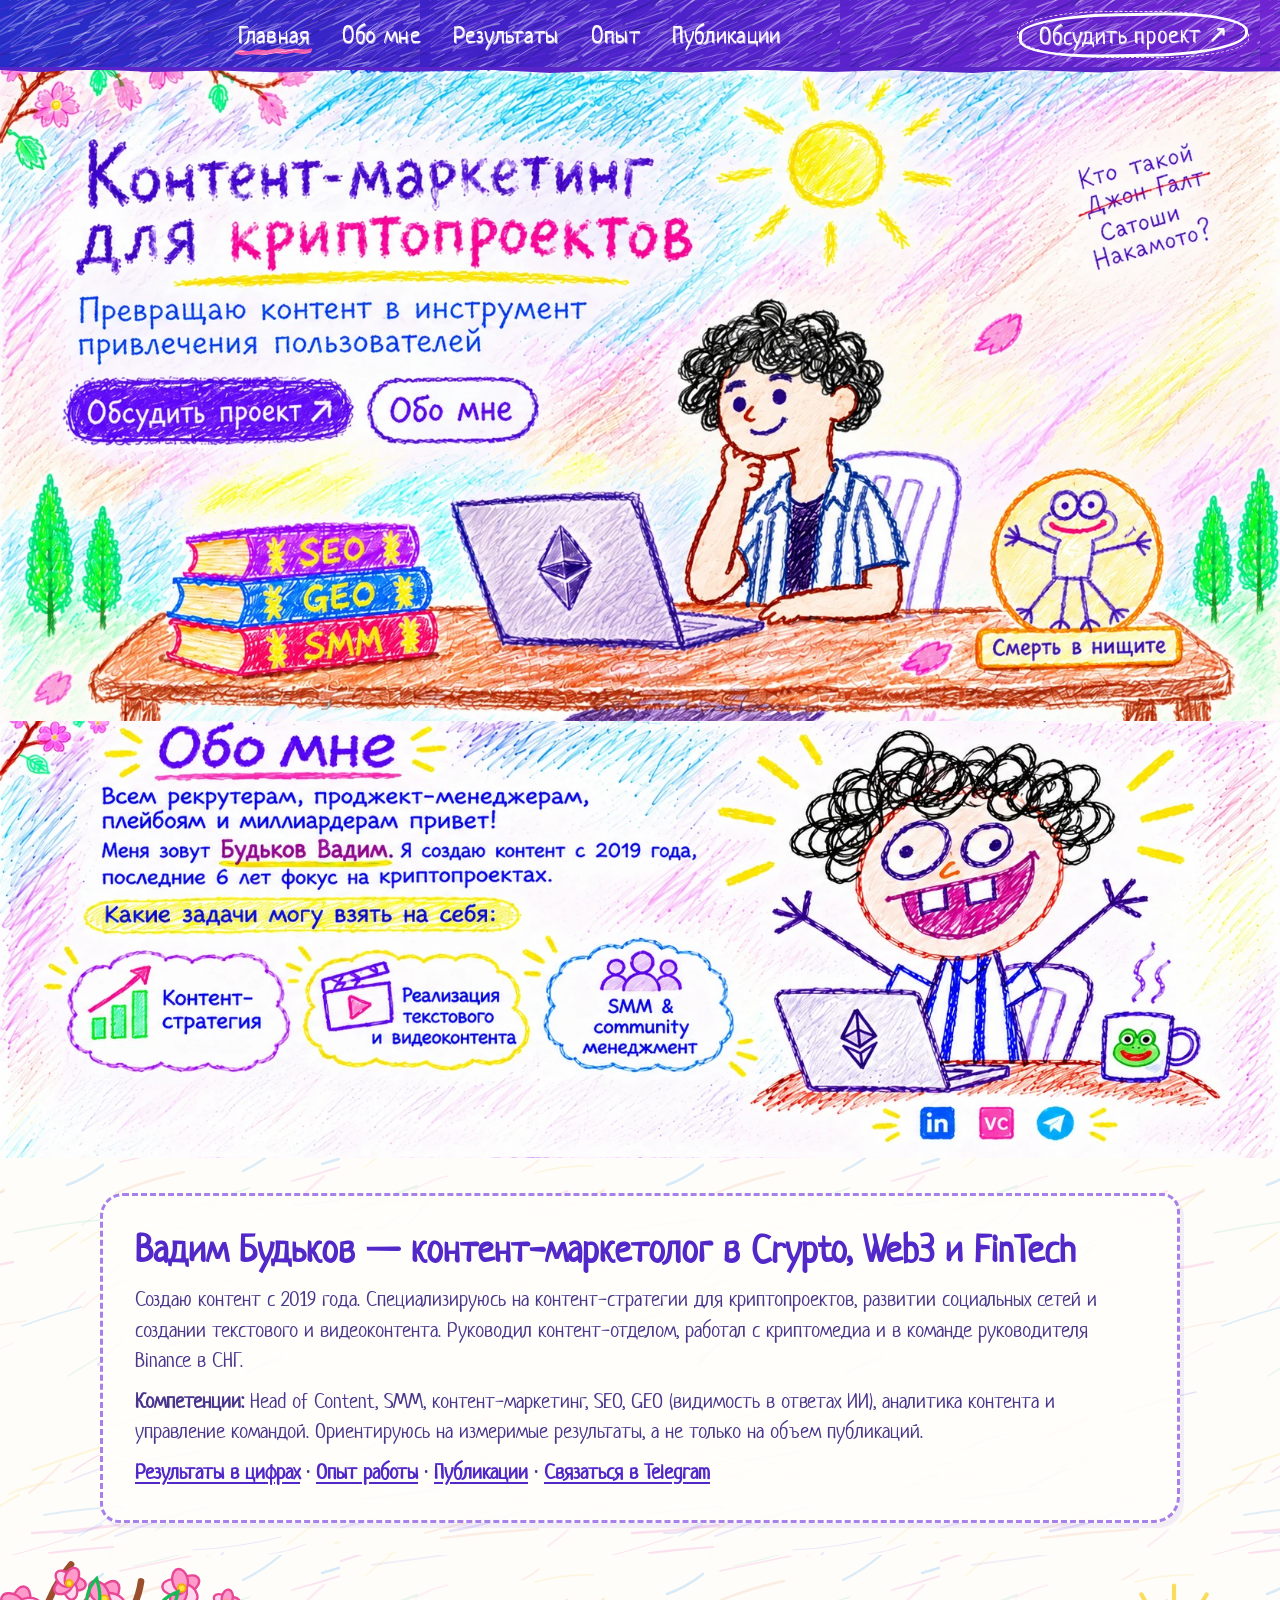
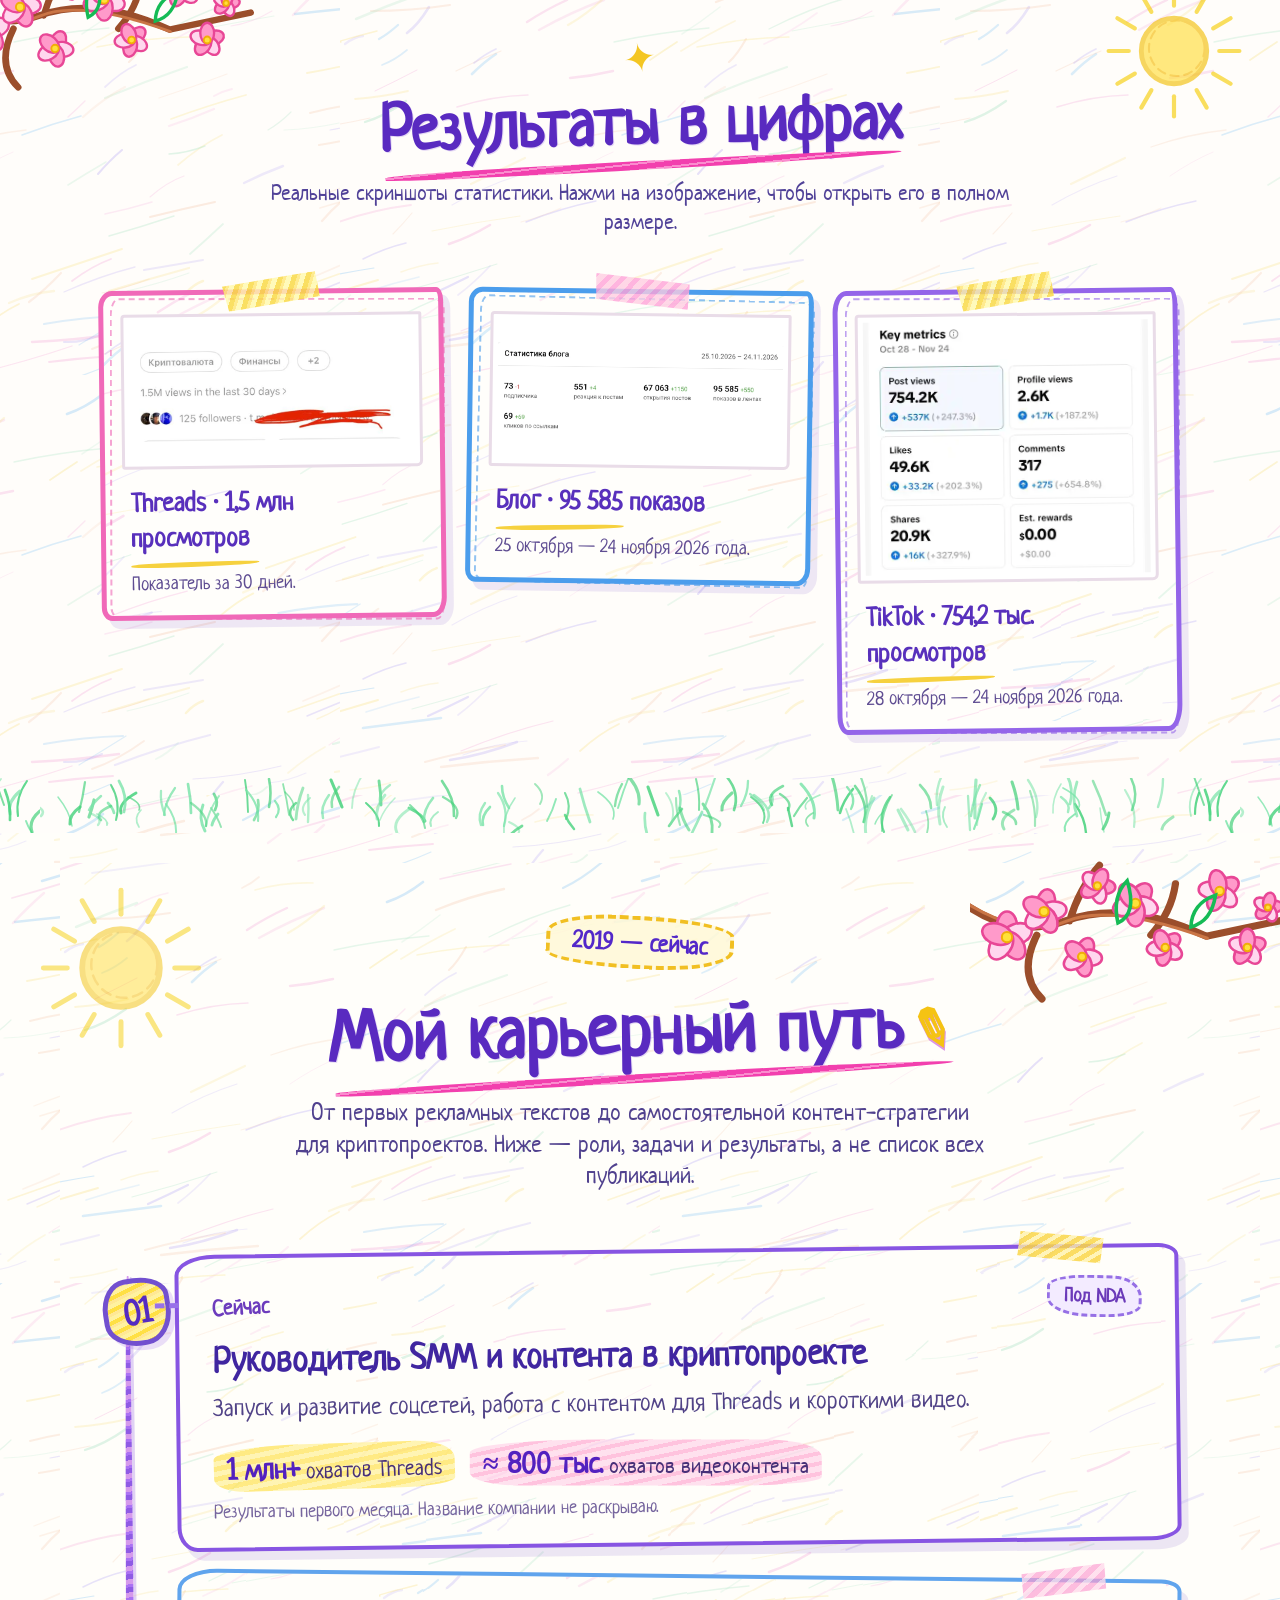
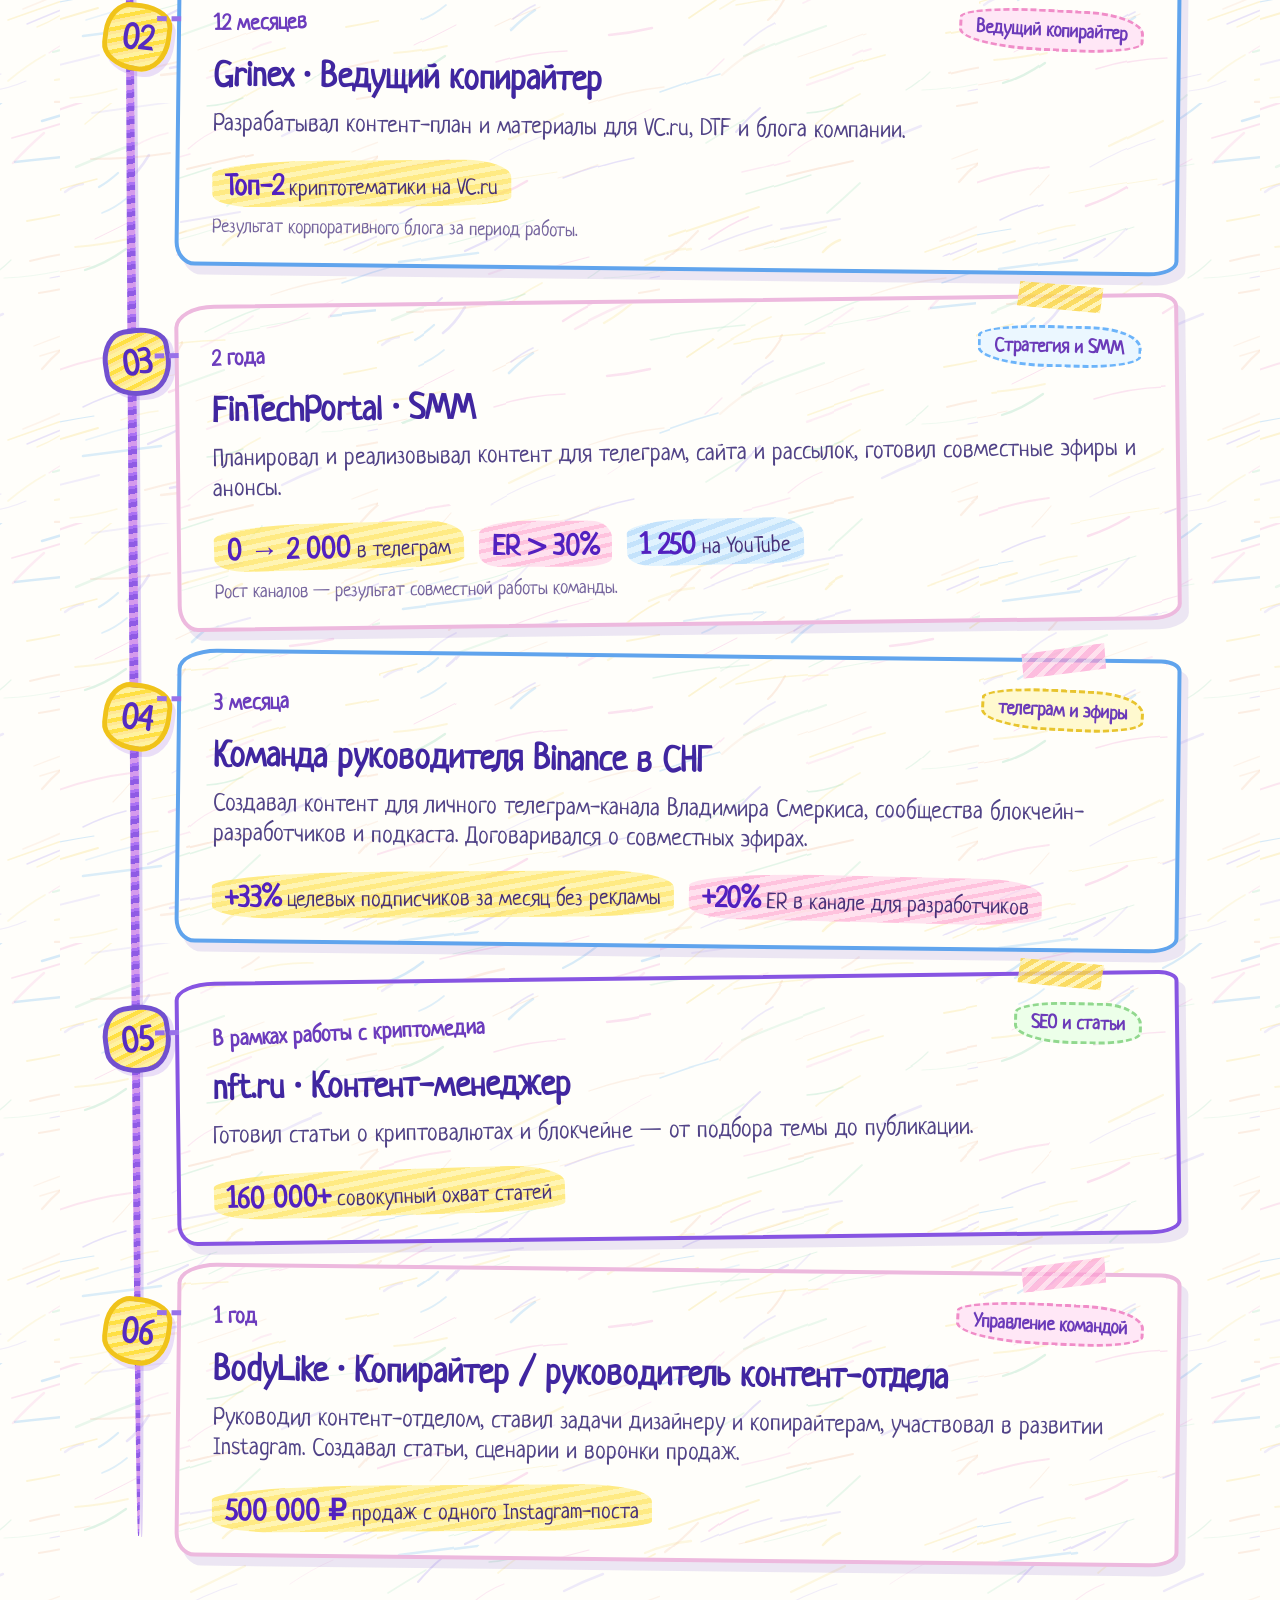
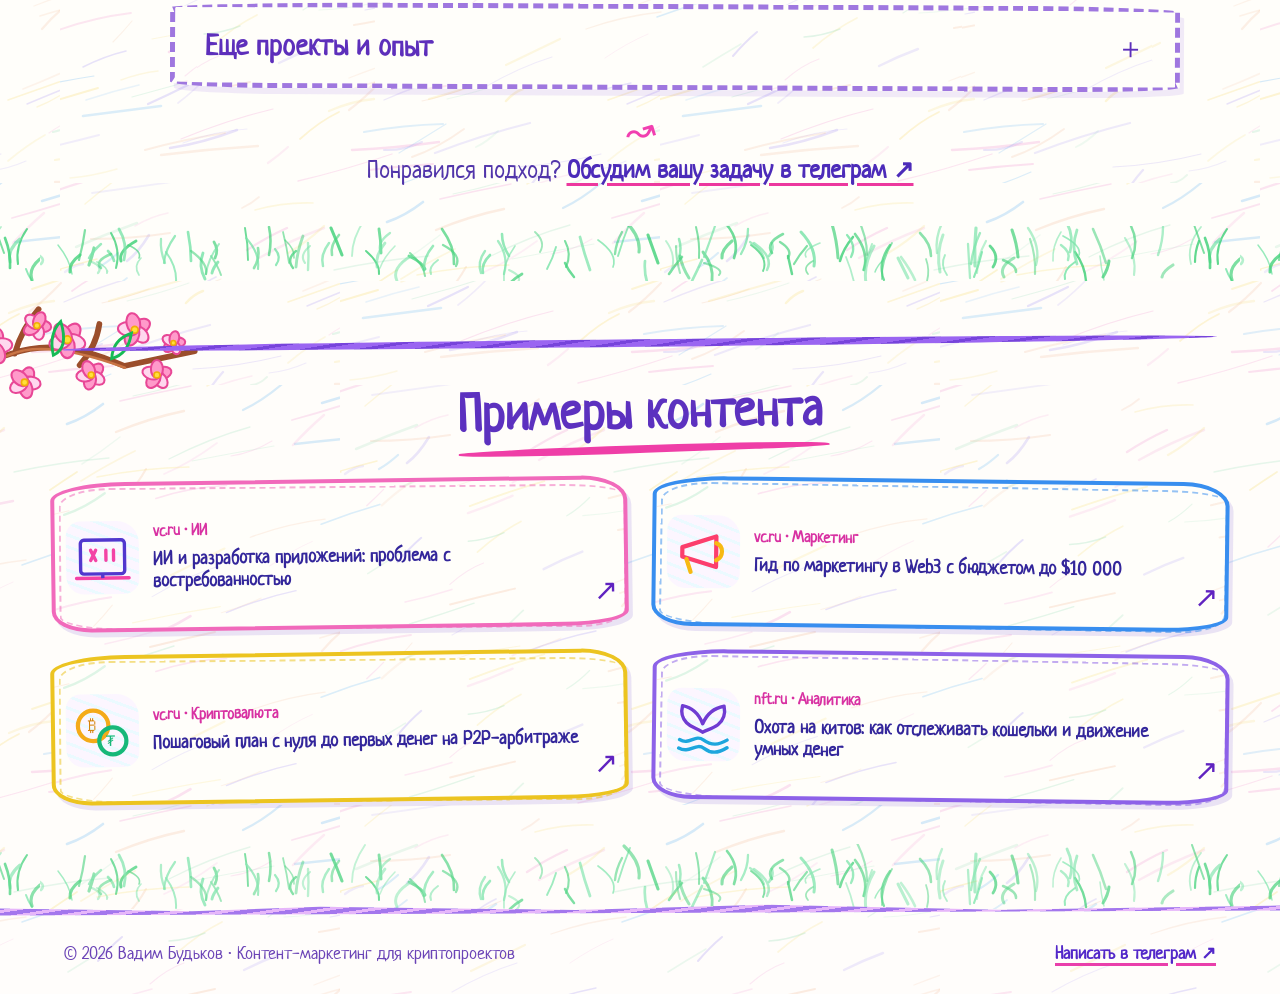
<file: cases.html>
<!doctype html>
<html lang="ru">
<head>
<meta charset="utf-8">
<meta name="viewport" content="width=device-width, initial-scale=1">
<meta name="robots" content="noindex,follow">
<meta http-equiv="refresh" content="0;url=/">
<link rel="canonical" href="https://vadimbudkov.vercel.app/">
<title>Кейсы — Вадим Будьков</title>
<script>window.location.replace("/");</script>
</head>
<body><p>Раздел переехал на главную страницу. <a href="/">Открыть «Кейсы»</a>.</p></body>
</html>
</file>
<file: styles.css>
@import url('https://fonts.googleapis.com/css2?family=Neucha&display=swap');
:root{--purple:#5328c9;--deep:#35248d;--pink:#f442a8;--yellow:#f7d82c;--blue:#2886e4;--paper:#fffaf9;--ink:#332185;--brown:#bf6745}
*{box-sizing:border-box}html{scroll-behavior:smooth}body{margin:0;background:var(--paper);font-family:'Comic Neue','Comic Sans MS','Trebuchet MS',sans-serif;color:var(--ink)}a{color:inherit}a:focus-visible{outline:4px dashed #f3aa06;outline-offset:3px}img{max-width:100%}.skip-link{position:absolute;z-index:1000;transform:translateY(-170%);background:#fff;padding:12px 24px;border-radius:12px}.skip-link:focus{transform:translateY(0)}.sr-only{position:absolute!important;width:1px!important;height:1px!important;padding:0!important;margin:-1px!important;overflow:hidden!important;clip:rect(0,0,0,0)!important;white-space:nowrap!important;border:0!important}
.desktop-art{position:relative;width:100%;line-height:0;background:var(--paper)}.desktop-art .art{width:100%;height:auto;display:block}.hit{position:absolute;left:var(--x);top:var(--y);width:var(--w);height:var(--h);z-index:3;border-radius:8px;cursor:pointer;line-height:normal;text-decoration:none}.hit:hover{box-shadow:inset 0 0 0 2px rgba(88,43,203,.58);background:rgba(254,254,255,.10)}.hit:focus-visible{outline:5px dashed #ffcf00;outline-offset:-3px;background:rgba(255,255,255,.2)}
.mobile-screen{display:none}.text-tail{border-top:2px solid #bc92ea;background:#fffdfb;padding:20px 24px}.tail-inner{max-width:1160px;margin:auto;display:flex;align-items:center;justify-content:space-between;gap:24px}.tail-inner p{font-size:14px;margin:0;line-height:1.6}.tail-inner a{white-space:nowrap;color:var(--purple);font-weight:800;text-underline-offset:3px}.tail-inner h2{font-size:19px;margin:0 0 8px}.about-tail .tail-inner{display:block}.about-tail .compact-links{display:grid;grid-template-columns:repeat(2,1fr);gap:8px 24px;margin-top:10px}.about-tail .compact-links a{white-space:normal;font-size:13px;font-weight:600}
.footer{display:flex;justify-content:space-between;gap:18px;align-items:center;border-top:1px dashed #d8c7ea;padding:20px max(24px,5vw);font-size:13px;background:#fffdfb;color:#6e57a3}.footer a{color:var(--purple);font-weight:700;text-underline-offset:4px}
@media(min-width:1600px){.desktop-art{max-width:2000px;margin:auto;box-shadow:0 20px 60px rgba(59,36,132,.07)}}
@media(max-width:820px){
 .desktop-art{display:none}.mobile-screen{display:block;overflow:hidden;position:relative;background:repeating-linear-gradient(16deg,rgba(104,168,252,.075) 0 2px,transparent 2px 12px),repeating-linear-gradient(-21deg,rgba(235,119,213,.065) 0 2px,transparent 2px 14px),linear-gradient(165deg,#fffefe 6%,#f9f6ff 49%,#fffdf8 100%)}
 .mobile-nav{display:flex;align-items:center;justify-content:space-between;gap:12px;min-height:66px;padding:9px 18px;color:#fff;background:repeating-linear-gradient(-7deg,#5428ca 0 3px,#4824b3 3px 5px,#5d39d0 5px 9px);font-weight:800;font-size:clamp(13px,3.3vw,18px);line-height:1.15;white-space:nowrap}
 .mobile-nav a{text-decoration:none;position:relative}.mobile-nav a[aria-current='page']::after{content:'';position:absolute;height:3px;left:0;bottom:-7px;right:0;background:var(--pink);transform:rotate(-1deg);border-radius:12px}.mobile-nav .top-contact{display:inline-grid;place-items:center;border:2px solid #fff;border-radius:40px;font-size:19px;width:35px;height:35px;flex:0 0 auto}
 .mobile-inner{padding:26px 22px 34px;max-width:660px;margin:0 auto}.mobile-title h1,.mobile-inner>h1{margin:4px 0 12px;font-size:clamp(33px,8.4vw,58px);color:var(--purple);line-height:1.13;letter-spacing:-.04em;text-wrap:balance;font-weight:900;text-shadow:1px 1px 0 rgba(99,59,206,.2)}
 .mobile-title h1 em{color:var(--pink);font-style:normal}.underline{height:9px;background:var(--yellow);border-radius:100% 34% 80% 18%;width:82%;transform:rotate(-1deg);margin:0 0 23px 10%}.mobile-title p{font-size:clamp(19px,4.4vw,24px);line-height:1.3;margin:0 0 24px;color:#3242a3;font-weight:650}
 .button-row{display:flex;gap:12px;flex-wrap:wrap}.drawn-button{border:3px solid var(--purple);color:var(--purple);border-radius:999px;background:rgba(255,255,255,.86);padding:10px 15px;font-weight:900;text-decoration:none;font-size:16px;box-shadow:2px 3px 0 rgba(77,41,169,.13);transform:rotate(-.5deg)}.drawn-button.fill{background:var(--purple);color:#fff}.drawn-button:hover{transform:translateY(-2px) rotate(.3deg)}
 .portrait{margin:25px -22px 0}.portrait img{width:100%;display:block;object-fit:cover;object-position:center}.home-portrait img{aspect-ratio:1.8;object-fit:contain;max-height:none}.home-portrait figcaption{font-size:17px;text-align:center;margin:12px 0;color:var(--purple);font-weight:900}.home-portrait figcaption span{color:var(--pink)}.scribble-galt{margin:14px 0 0;font-size:17px;text-align:center;transform:rotate(-3deg);color:#5a31cb}.scribble-galt del{text-decoration-color:#ef3772;text-decoration-thickness:3px}
 .about-screen>.mobile-inner{padding-top:28px}.about-screen .mobile-inner>h1{text-decoration:underline;text-decoration-color:var(--pink);text-decoration-thickness:4px;text-underline-offset:10px;margin-bottom:24px}.about-screen .mobile-inner p{color:#1f46a9;line-height:1.35;font-weight:650;font-size:clamp(17px,4vw,20px);margin:0 0 13px}.title-spark{font-size:.45em;color:#f2c900;vertical-align:middle}.highlight{font-size:21px;color:var(--purple);display:table;background:linear-gradient(transparent 40%,#f8e12a 40%,#f9df30 83%,transparent 83%);margin:25px 0 16px;font-weight:850;line-height:1.4}
 .service-pills{display:grid;grid-template-columns:1fr;gap:11px}.service-pill{border:3px solid;border-radius:26px 31px 25px 23px;background:rgba(255,255,255,.85);padding:10px 17px;font-size:18px;font-weight:800;line-height:1.3}.service-pill.purple{border-color:#a66af5;transform:rotate(-1deg)}.service-pill.yellow{border-color:#edc822;transform:rotate(.5deg)}.service-pill.blue{border-color:#45a8f2;transform:rotate(-.4deg)}
 .about-portrait{margin:20px -17px 0;border-radius:14px;overflow:hidden}.about-portrait img{display:block;width:100%;aspect-ratio:1.27;object-fit:cover;object-position:center}.socials{display:flex;justify-content:center;align-items:center;gap:16px;margin:6px 0 35px}.socials a{display:grid;place-items:center;width:40px;height:40px;color:var(--purple);background:#fff;border:2px solid #cab2ff;border-radius:13px;box-shadow:2px 2px 0 #e9def9}.socials a:nth-child(2){color:#ef379f}.socials a:nth-child(3){color:#23a8e3}.socials svg{width:25px;height:25px}
 .samples{margin-top:24px;border-top:3px solid #8e5fee;padding-top:19px}.samples h2{text-align:center;color:var(--purple);font-size:clamp(28px,7vw,39px);text-decoration:underline;text-decoration-color:var(--pink);text-underline-offset:9px;margin:8px 0 30px}.article-grid{display:grid;grid-template-columns:1fr;gap:16px}.article-card{display:grid;grid-template-columns:72px 1fr 18px;align-items:center;gap:13px;text-decoration:none;color:#272092;line-height:1.22;padding:13px 12px;border:3px solid #8953eb;border-radius:16px 20px 15px 19px;background:#fff;box-shadow:3px 4px 0 rgba(77,39,156,.1);min-height:108px;transition:transform .15s}.article-card:hover{transform:translateY(-4px) rotate(.3deg)}.article-card.blue{border-color:#3997e7}.article-card.yellow{border-color:#e2c12f}.article-card.pink{border-color:#f36bc4}.article-icon{width:72px;height:72px;border-radius:11px;background:repeating-linear-gradient(25deg,#effaff 0 3px,#fbf8ff 3px 11px);padding:6px}.article-icon svg{width:100%;height:100%}.article-category{display:inline-block;font-size:12px;font-weight:750;color:#dc3899;margin-bottom:5px}.article-info h3{font-size:16px;font-weight:800;line-height:1.22;margin:0}.article-card .arr{font-size:26px;align-self:end;color:var(--purple)}
 .text-tail{padding:20px}.tail-inner{display:block}.tail-inner p{margin:0 0 10px}.about-tail .compact-links{grid-template-columns:1fr}.text-tail{display:none}
 .footer{flex-direction:column;text-align:center;gap:6px;padding:25px 14px;font-size:12px}
}
@media(max-width:365px){.mobile-nav{padding:9px 10px;gap:7px;font-size:12px}.mobile-inner{padding-left:16px;padding-right:16px}.article-card{grid-template-columns:58px 1fr 14px;gap:8px;padding:10px}.article-icon{width:58px;height:58px}.article-info h3{font-size:14px}.service-pill{font-size:16px}}
@media(prefers-reduced-motion:reduce){html{scroll-behavior:auto}*,*::before,*::after{transition:none!important;animation:none!important}}

.preview-page[hidden]{display:none!important}
/* Career route: a continuous hand-drawn chapter following the approved About illustration. */
.career{--career-ink:#4833b8;--career-lilac:#8762ef;position:relative;isolation:isolate;padding:70px 20px 85px;background:#fffefa;overflow:hidden;border-top:3px dashed #bea6ed;}
.career::before{content:"";position:absolute;inset:0;z-index:-1;background:repeating-linear-gradient(18deg,rgba(98,174,242,.045) 0px,rgba(98,174,242,.045) 2px,transparent 2px,transparent 19px),repeating-linear-gradient(-23deg,rgba(245,89,193,.043) 0px,rgba(245,89,193,.043) 2px,transparent 2px,transparent 24px)}
.career-paper{max-width:1080px;margin:auto}
.career-heading-block{text-align:center;max-width:800px;margin:0 auto 41px}
.career-overline{display:inline-block;padding:7px 18px;border:3px solid #ffcd27;border-radius:24px 27px 22px 20px;color:var(--purple);font-weight:900;font-size:15px;background:#fffdf4;transform:rotate(-2deg)}
.career h2{font-family:'Comic Sans MS','Trebuchet MS',sans-serif;font-weight:900;line-height:1.15;color:var(--purple);font-size:clamp(36px,4.7vw,58px);letter-spacing:-.035em;margin:18px 0 14px;text-decoration:underline;text-decoration-color:var(--pink);text-decoration-thickness:5px;text-underline-offset:10px}
.career-pencil{font-size:.7em;display:inline-block;transform:rotate(20deg);margin-left:8px;color:#f3bb0a}
.career-heading-block p{font-size:17px;line-height:1.6;color:#4c4381;margin:20px auto 0;max-width:690px}
.career-steps{list-style:none;counter-reset:career;margin:0;padding:0 0 0 70px;position:relative;display:grid;gap:20px}
.career-steps::before{content:"";position:absolute;left:31px;top:17px;bottom:30px;width:7px;border-radius:36% 60% 42% 55%;background:repeating-linear-gradient(-12deg,#9a6bf0 0 8px,#8252e3 8px 12px,#ba89ff 12px 16px);box-shadow:3px 0 rgba(206,157,244,.25);transform:rotate(.4deg)}
.career-step{position:relative;min-width:0}
.career-number{position:absolute;left:-68px;top:24px;background:#fffae5;color:#552bc7;border:4px solid #ba8aff;width:63px;height:63px;display:flex;justify-content:center;align-items:center;border-radius:46% 55% 50% 43%;font-size:24px;font-weight:900;transform:rotate(-4deg);box-shadow:3px 3px 0 #efe1ff}
.career-step:nth-child(2n) .career-number{border-color:#f3c524;transform:rotate(4deg)}
.career-card{border:3px solid #9870ef;border-radius:19px 23px 15px 23px;background:rgba(255,255,255,.96);padding:21px 27px 22px;position:relative;box-shadow:5px 7px 0 rgba(120,89,197,.13);transform:rotate(-.16deg)}
.career-step:nth-child(2n) .career-card{border-color:#60a4ed;transform:rotate(.1deg)}
.career-step:nth-child(3n) .career-card{border-color:#edb9de}
.career-card:before{content:"";position:absolute;left:-18px;top:41px;width:17px;border-top:3px dashed #9271e8}
.career-topline{display:flex;align-items:center;justify-content:space-between;gap:10px;flex-wrap:wrap;margin-bottom:10px}
.career-period{font-size:14px;font-weight:800;color:#7460af}
.career-tag{font-size:13px;font-weight:900;display:inline-block;padding:6px 11px;border-radius:16px 20px 14px 18px;border:2px dashed #8363d4;color:#5d38ac;background:#f9f2ff}
.career-tag.pink{border-color:#f08dc8;background:#fff1fa}.career-tag.blue{border-color:#6cb4fa;background:#ecf9ff}.career-tag.yellow{border-color:#e8c42e;background:#fffdeb}.career-tag.green{border-color:#91d88e;background:#f1ffef}
.career-card h3{font-size:clamp(21px,2.2vw,27px);line-height:1.2;color:#312391;margin:0 0 9px;font-weight:900}
.career-card p{margin:0;font-size:16px;color:#49457a;line-height:1.5}
.career-card .career-small{font-size:13px;margin-top:9px;color:#786ca1}
.career-highlights{display:flex;gap:8px;flex-wrap:wrap;margin-top:15px}
.career-highlights span{padding:8px 12px 9px;font-size:14px;line-height:1.2;border-radius:12px 15px 9px 14px;background:#fff9d4;border:2px solid #f5dc6d;color:#4c377f}
.career-highlights span:nth-child(2){border-color:#f1b5de;background:#fff2fa}.career-highlights span:nth-child(3){border-color:#a4d5ff;background:#eef7ff}
.career-highlights strong{font-size:19px;font-weight:900;color:#4d2bbf;white-space:nowrap}
.career-more{margin:24px 0 15px 70px;border:3px dashed #b28cef;border-radius:20px;background:#fff;padding:0 18px}
.career-more summary{padding:18px 10px;cursor:pointer;font-size:20px;font-weight:900;color:#5d2fbb;list-style:none;display:flex;justify-content:space-between;align-items:center;gap:12px}
.career-more summary::-webkit-details-marker{display:none}.career-more summary span{font-size:29px;font-weight:400;transition:transform .2s}.career-more[open] summary span{transform:rotate(45deg)}
.career-extra{border-top:2px dashed #decafa;padding:10px 12px 17px;display:grid;grid-template-columns:repeat(2,minmax(0,1fr));gap:10px 26px}
.career-extra article{padding:10px 0}.career-extra h3{margin:0 0 7px;color:#322491;font-size:17px}.career-extra p{margin:0;font-size:14px;line-height:1.6;color:#675c8d}
.career-end{text-align:center;margin-top:27px;font-size:17px;color:#46369b}.career-end p{margin:0}.career-end a{color:#4c2bb9;font-weight:900;text-underline-offset:5px}.career-loop{display:block;color:#f13fb0;font-size:36px;line-height:.8;transform:rotate(-17deg);margin-bottom:8px}
@media(max-width:820px){.career{padding:50px 16px 57px}.career-heading-block{margin-bottom:29px}.career-heading-block p{font-size:15px}.career-steps{padding-left:41px;gap:19px}.career-steps::before{left:17px;width:5px}.career-number{width:42px;height:42px;font-size:15px;left:-45px;top:23px;border-width:3px}.career-card{padding:18px 16px 17px;border-width:3px;box-shadow:3px 4px 0 rgba(120,89,197,.12)}.career-card:before{left:-12px;width:10px}.career-topline{align-items:center}.career-card h3{font-size:20px}.career-card p{font-size:14px}.career-highlights{flex-direction:column;align-items:flex-start;gap:6px}.career-highlights span{font-size:13px}.career-highlights strong{font-size:17px}.career-more{margin-left:41px;padding:0 8px}.career-more summary{font-size:17px}.career-extra{grid-template-columns:1fr;padding-left:6px;padding-right:6px}.career-end{font-size:14px}}
@media(prefers-reduced-motion:reduce){.career-more summary span{transition:none}}



/* Verified screenshot gallery: pencil frames, real image content. */
.proof-section{position:relative;padding:55px 20px 65px;background:#fffdf8;border-top:3px dashed #d5b9f5;isolation:isolate}
.proof-section::before{content:"";pointer-events:none;position:absolute;inset:0;z-index:-1;background:repeating-linear-gradient(18deg,rgba(85,170,238,.035) 0 2px,transparent 2px 24px),repeating-linear-gradient(-20deg,rgba(240,103,176,.033) 0 2px,transparent 2px 27px)}
.proof-paper{max-width:1080px;margin:0 auto}
.proof-head{text-align:center;max-width:650px;margin:0 auto 29px}
.proof-doodle{color:#f2c522;font-size:25px}
.proof-head h2{margin:0 0 9px;color:#5530be;font-family:'Comic Sans MS','Trebuchet MS',sans-serif;font-size:clamp(32px,4vw,49px);line-height:1.15;text-decoration:underline;text-decoration-color:#ef43a5;text-decoration-thickness:4px;text-underline-offset:8px}
.proof-head p{font-size:15px;line-height:1.55;color:#5a4a89;margin:15px 0 0}
.proof-grid{display:grid;grid-template-columns:repeat(2,minmax(0,1fr));gap:20px}
.proof-card{margin:0;min-width:0;border:3px solid #9c72eb;border-radius:18px 22px 16px 24px;background:white;padding:13px;box-shadow:4px 5px 0 #e7ddf6;overflow:hidden}
.proof-card-pink{border-color:#ee87c9}.proof-card-blue{border-color:#74b7f2}.proof-card-yellow{border-color:#ecc34f}.proof-card-purple{border-color:#9977ef}
.proof-card>a{display:grid;place-items:center;min-height:190px;border:1px solid #ede9f0;background:#fdfdfd;border-radius:10px;overflow:hidden;cursor:zoom-in}
.proof-card>a:focus-visible{outline:4px solid #5630cd;outline-offset:3px}
.proof-card img{display:block;max-width:100%;width:100%;height:auto;max-height:300px;object-fit:contain;transition:transform .2s ease}
.proof-card>a:hover img{transform:scale(1.02)}
.proof-card figcaption{display:flex;flex-direction:column;gap:5px;padding:12px 5px 3px;line-height:1.35}
.proof-card figcaption strong{font-size:17px;color:#4425ae}
.proof-card figcaption span{font-size:13px;color:#786b98}
@media(max-width:720px){.proof-section{padding:42px 16px 50px}.proof-grid{grid-template-columns:1fr;gap:16px}.proof-card{padding:10px}.proof-card>a{min-height:120px}.proof-card img{max-height:340px}.proof-head h2{font-size:33px}.proof-card figcaption strong{font-size:16px}}
@media(prefers-reduced-motion:reduce){.proof-card img{transition:none}}


/* VADIM CRAYON UNIFIED DESIGN — all editorial / evidence / career sections */

/* Real screenshots stay unaltered, while every surrounding surface is drawn. */
:root{--paper-crayon:#fffefa;--pen-violet:#6335cf;--pen-blue:#278ceb;--pen-pink:#ed429d;--pen-yellow:#ffdb31}
body{font-family:"Neucha","Comic Sans MS","Comic Neue","Trebuchet MS",cursive}
.mobile-nav,.mobile-screen,.mobile-screen h1,.mobile-screen h2,.mobile-screen h3,
.article-info,.article-category,.proof-section,.career,.footer{font-family:"Neucha","Comic Sans MS","Trebuchet MS",cursive}

/* Surfaces have thousands of deliberately imperfect pencil marks, not a uniform grid. */
.mobile-screen{
 background-color:var(--paper-crayon);
 background-image:url("assets/crayon-paper.svg");
 background-size:600px 420px;
}
.about-screen .mobile-inner{position:relative}
.about-screen .mobile-inner::before{
 content:"";position:absolute;top:-3px;right:-42px;width:128px;height:93px;
 background:url("assets/crayon-sakura.svg") left top/cover no-repeat;
 opacity:.68;pointer-events:none;z-index:0;
}
.about-screen .mobile-inner>*{position:relative;z-index:1}
.mobile-title h1,.about-screen .mobile-inner>h1{
 font-family:"Neucha","Comic Sans MS",cursive;
 letter-spacing:.005em;font-weight:900;text-shadow:1px 2px 0 #f6d3fa;
}
.about-screen .mobile-inner>h1{
 text-decoration:none;display:table;position:relative;
 transform:rotate(-1.2deg);font-size:clamp(41px,9vw,67px);
}
.about-screen .mobile-inner>h1::after{
 content:"";position:absolute;left:0;bottom:-5px;width:101%;height:8px;
 border-radius:48% 60% 30% 20%;background:repeating-linear-gradient(168deg,#f23ca2 0 5px,#ff8bd0 5px 8px);
 transform:rotate(-1.5deg);
}
.about-screen .mobile-inner p{font-size:clamp(19px,4.5vw,24px);line-height:1.34}
.service-pills{gap:16px}
.service-pill{
 --pen:#8c54e8;position:relative;font-size:clamp(19px,4.5vw,24px);
 line-height:1.23;min-height:75px;padding:16px 23px;
 border:4px solid var(--pen);
 border-radius:35% 23% 31% 26% / 27% 26% 35% 24%;
 background:url("assets/crayon-paper.svg") center/600px 420px,#fffefb;
 box-shadow:4px 5px 0 rgba(149,107,230,.15);
}
.service-pill.purple{--pen:#9754f3;transform:rotate(-1.35deg)}
.service-pill.yellow{--pen:#f1c716;transform:rotate(.8deg)}
.service-pill.blue{--pen:#399ee6;transform:rotate(-.5deg)}
.service-pill::after{
 content:"";position:absolute;inset:5px 2px -5px 3px;pointer-events:none;
 border:2px dashed var(--pen);opacity:.52;
 border-radius:32% 25% 34% 22% / 24% 35% 29% 32%;
 transform:rotate(-.7deg);
}
.socials a{
 border-radius:34% 18% 31% 24% / 28% 30% 19% 33%;
 border-width:3px;transform:rotate(-4deg);
 box-shadow:3px 4px 0 rgba(104,64,205,.17);
}
.socials a:nth-child(2){transform:rotate(5deg)}
.socials a:nth-child(3){transform:rotate(-2deg)}
.samples{
 border-top:0;position:relative;padding-top:35px;
}
.samples::before{
 content:"";position:absolute;top:3px;left:1%;width:98%;height:8px;
 border-radius:70% 30% 70% 22%;
 background:repeating-linear-gradient(-9deg,#9a65f1 0 6px,#7744db 6px 9px);
 transform:rotate(-.5deg);
}
.samples h2{
 font-family:"Neucha","Comic Sans MS",cursive;
 font-size:clamp(34px,8vw,49px);text-decoration:none;position:relative;
 display:table;margin:7px auto 35px;transform:rotate(-1deg);
}
.samples h2::after{
 content:"";position:absolute;bottom:-9px;left:0;width:102%;height:8px;
 background:#ef3ea7;border-radius:39% 76% 23% 58%;transform:rotate(-1.1deg);
}
.article-card{
 --card-pencil:#ee74bf;position:relative;isolation:isolate;
 border:4px solid var(--card-pencil);
 border-radius:13% 8% 11% 7% / 12% 16% 10% 14%;
 background:url("assets/crayon-paper.svg") center/600px 420px,#fffefa;
 box-shadow:4px 5px 0 rgba(109,73,204,.14);
 transform:rotate(-.8deg);overflow:visible;
}
.article-card:nth-child(2n){transform:rotate(.7deg)}
.article-card.pink{--card-pencil:#f16abb}
.article-card.blue{--card-pencil:#388eef}
.article-card.yellow{--card-pencil:#ecc420}
.article-card.purple{--card-pencil:#8d62e8}
.article-card::after{
 content:"";position:absolute;pointer-events:none;inset:3px -2px -4px 4px;
 border:2px dashed var(--card-pencil);opacity:.53;
 border-radius:9% 11% 8% 13% / 13% 8% 13% 10%;transform:rotate(.3deg);
}
.article-card:hover{transform:translateY(-4px) rotate(.4deg)}
.article-info h3{font-size:19px;line-height:1.25;font-weight:900}
.article-category{font-size:14px}

/* Proofs look like photos attached to a child's notebook by strips of tape. */
.proof-section{
 border-top:0;padding:78px 26px 99px;
 background: url("assets/crayon-sakura.svg") left -48px top 0/345px auto no-repeat,
             url("assets/crayon-paper.svg") center top/600px 420px repeat,
             #fffdfa;
}
.proof-section::before{
 content:"";position:absolute;left:auto;right:2%;top:16px;
 width:160px;height:160px;z-index:0;pointer-events:none;
 background:url("assets/crayon-sun.svg") center/contain no-repeat;
 opacity:.65;
}
.proof-section::after,.career::after{
 content:"";position:absolute;left:0;bottom:-2px;width:100%;height:57px;
 background:url("assets/crayon-grass.svg") bottom center/1200px 65px repeat-x;
 pointer-events:none;z-index:0;opacity:.8;
}
.proof-paper,.career-paper{position:relative;z-index:1}
.proof-head{max-width:760px;margin-bottom:54px}
.proof-head .proof-doodle{display:inline-block;font-size:40px;color:#f4c622;transform:rotate(-11deg)}
.proof-head h2,.career h2{
 font-family:"Neucha","Comic Sans MS",cursive;font-weight:900;
 color:#592ac0;letter-spacing:.005em;text-decoration:none;
 position:relative;display:table;margin:0 auto 18px;
 font-size:clamp(37px,5.5vw,65px);line-height:1.16;
 transform:rotate(-1.4deg);text-shadow:1px 1px rgba(137,93,225,.23);
}
.proof-head h2::after,.career h2::after{
 content:"";position:absolute;height:9px;left:1%;bottom:-10px;width:99%;
 border-radius:54% 32% 70% 21%;
 background:repeating-linear-gradient(176deg,#f240ae 0 5px,#fa8cce 5px 7px);
 transform:rotate(-1.4deg);
}
.proof-head p{font-size:clamp(17px,2vw,22px);line-height:1.3;color:#514298}
.proof-grid{gap:38px 33px;align-items:start}
.proof-card{
 --frame:#ed76b7;position:relative;margin:0;overflow:visible;
 border:5px solid var(--frame);border-radius:4% 2% 4% 3% / 5% 4% 6% 4%;
 background:url("assets/crayon-paper.svg") center/600px 420px,#fffefb;
 padding:19px 17px 14px;
 box-shadow:7px 8px 0 rgba(99,53,186,.11);
 transform:rotate(-.7deg);isolation:isolate;
}
.proof-card:nth-child(2n){transform:rotate(.8deg)}
.proof-card-pink{--frame:#f069b8}
.proof-card-blue{--frame:#4b9dec}
.proof-card-yellow{--frame:#eac82d}
.proof-card-purple{--frame:#9465e9}
.proof-card::before{
 content:"";position:absolute;inset:4px -5px -6px 5px;
 border:2px dashed var(--frame);border-radius:2.7% 4% 2.4% 3.7% / 5% 3% 6% 4%;
 transform:rotate(.55deg);opacity:.6;pointer-events:none;z-index:2;
}
.proof-card::after{
 content:"";position:absolute;top:-17px;left:calc(50% - 48px);
 width:96px;height:29px;transform:rotate(-7deg);
 background:repeating-linear-gradient(115deg,rgba(249,218,72,.85) 0 5px,rgba(255,231,122,.84) 5px 8px,rgba(255,249,171,.8) 8px 13px);
 clip-path:polygon(0 11%,98% 0,100% 88%,4% 100%);
 box-shadow:0 2px 0 rgba(245,190,36,.4);
 pointer-events:none;z-index:4;
}
.proof-card:nth-child(2n)::after{transform:rotate(8deg);background:repeating-linear-gradient(125deg,rgba(255,163,216,.80) 0 5px,rgba(255,204,225,.78) 5px 11px)}
.proof-card>a{
 border:3px solid #e9dce8;border-radius:4px 2px 6px 3px;
 background:#fff;overflow:hidden;padding:5px;min-height:180px;
 position:relative;z-index:1;
}
.proof-card img{max-height:325px;object-fit:contain}
.proof-card figcaption{
 font-family:"Neucha","Comic Sans MS",cursive;
 padding:17px 8px 5px;gap:3px;
}
.proof-card figcaption strong{font-weight:900;color:#5830bc;font-size:clamp(19px,2.2vw,26px)}
.proof-card figcaption span{font-size:clamp(15px,1.65vw,19px);color:#5f4d92}
.proof-card figcaption strong::after{content:"";display:block;width:45%;height:5px;margin-top:6px;background:#f6d13e;border-radius:50% 25% 70% 36%;transform:rotate(-1deg)}

/* Career becomes a playful winding trail of colored-pencil notebook notes. */
.career{
 border-top:0;padding:83px 24px 95px;
 background:url("assets/crayon-sakura.svg") right -65px top 22px/375px auto no-repeat,
            url("assets/crayon-paper.svg") 60px 30px/600px 420px repeat,#fffefa;
}
.career::before{
 content:"";position:absolute;left:2%;top:40px;right:auto;bottom:auto;
 width:190px;height:190px;z-index:0;
 background:url("assets/crayon-sun.svg") center/contain no-repeat;
 opacity:.5;pointer-events:none;
}
.career-heading-block{max-width:790px;margin-bottom:57px}
.career-heading-block p{font-size:clamp(18px,2.3vw,24px);color:#50418e;line-height:1.32}
.career-overline{
 font-family:"Neucha","Comic Sans MS",cursive;
 font-size:clamp(18px,2vw,24px);padding:8px 22px 6px;
 border:4px dashed #f1bf22;border-radius:39% 49% 43% 47% / 37% 31% 42% 26%;
 background:rgba(255,248,214,.85);transform:rotate(3deg);
}
.career h2{margin:20px auto 25px;font-size:clamp(38px,5.7vw,72px)}
.career-pencil{color:#f5c313;text-shadow:2px 2px #dc96e4}
.career-steps{gap:28px;padding-left:76px}
.career-steps::before{
 left:29px;top:27px;bottom:26px;width:9px;
 background:repeating-linear-gradient(-10deg,#8f5be5 0 5px,#ab72f4 5px 8px,#d59aec 8px 13px);
 border-radius:40% 44% 53% 39%;
 box-shadow:3px 1px 0 rgba(153,105,228,.3);transform:rotate(-.35deg);
}
.career-number{
 background:repeating-linear-gradient(-18deg,#ffe895 0 3px,#ffe044 3px 7px,#fff2a0 7px 11px);
 color:#552bc1;border:5px solid #7250cf;
 width:68px;height:68px;left:-73px;top:29px;
 font-family:"Neucha","Comic Sans MS",cursive;font-size:clamp(25px,2.7vw,34px);
 border-radius:37% 49% 41% 53% / 48% 31% 52% 37%;
 box-shadow:4px 5px 0 rgba(141,81,231,.18);transform:rotate(-9deg);
}
.career-step:nth-child(2n) .career-number{border-color:#f0c31a;transform:rotate(7deg)}
.career-card{
 --frame:#8755e2;background:url("assets/crayon-paper.svg") center/600px 420px,#fffefa;
 border:4px solid var(--frame);border-radius:4% 2% 3% 2% / 7% 4% 5% 8%;
 padding:27px 33px 24px;position:relative;overflow:visible;
 box-shadow:7px 9px 0 rgba(101,56,191,.12);
 transform:rotate(-.7deg);
}
.career-step:nth-child(2n) .career-card{--frame:#4a9dea;transform:rotate(.65deg)}
.career-step:nth-child(3n) .career-card{--frame:#ee93c7}
.career-card::before{
 left:-24px;top:44px;width:24px;border-top:5px dashed #9871e9;
}
.career-card::after{
 content:"";position:absolute;width:86px;height:27px;top:-15px;right:7%;
 background:repeating-linear-gradient(143deg,rgba(250,214,73,.85) 0 5px,rgba(255,241,167,.78) 5px 9px);
 clip-path:polygon(1% 8%,98% 0,97% 95%,0 100%);
 transform:rotate(7deg);pointer-events:none;
}
.career-step:nth-child(2n) .career-card::after{
 background:repeating-linear-gradient(143deg,rgba(252,158,209,.68) 0 6px,rgba(255,218,235,.82) 6px 11px);
 transform:rotate(-7deg);
}
.career-topline{margin-bottom:12px}
.career-period{color:#6c3cbd;font-size:clamp(17px,1.8vw,22px);font-weight:900;transform:rotate(-2deg)}
.career-tag{
 border:3px dashed #9670e5;background:rgba(255,255,255,.65);
 border-radius:43% 31% 38% 44% / 28% 50% 30% 43%;
 transform:rotate(2.2deg);color:#6b3ab9;
 padding:6px 14px;font-size:clamp(15px,1.5vw,19px);
}
.career-tag.violet{background:#f3ebff}
.career-tag.pink{background:#ffe7f6}
.career-tag.blue{background:#ebf7ff}
.career-tag.yellow{background:#fff9cf}
.career-tag.green{background:#ecffe9}
.career-card h3{
 color:#4026a0;font-size:clamp(25px,2.9vw,35px);line-height:1.18;
 letter-spacing:0;font-family:"Neucha","Comic Sans MS",cursive;
 font-weight:900;margin:5px 0 12px;
}
.career-card p{font-size:clamp(18px,1.95vw,24px);line-height:1.25;color:#514387}
.career-card .career-small{font-size:clamp(16px,1.65vw,19px);color:#76659e}
.career-highlights{gap:10px 15px;margin-top:22px}
.career-highlights span{
 background:repeating-linear-gradient(170deg,rgba(255,226,81,.70) 0 5px,rgba(255,241,156,.75) 5px 10px);
 border:0;border-radius:37% 16% 22% 14% / 29% 38% 19% 28%;
 padding:8px 13px 5px;color:#473078;
 font-size:clamp(17px,1.9vw,22px);line-height:1.13;transform:rotate(-1deg);
 box-shadow:none;
}
.career-highlights span:nth-child(2){
 background:repeating-linear-gradient(-12deg,rgba(255,174,212,.74) 0 4px,rgba(255,212,233,.69) 4px 10px);
 transform:rotate(.7deg);border:0;
}
.career-highlights span:nth-child(3){
 background:repeating-linear-gradient(161deg,rgba(173,216,252,.72) 0 5px,rgba(218,240,255,.82) 5px 11px);
 transform:rotate(-.5deg);border:0;
}
.career-highlights strong{font-size:clamp(21px,2.3vw,29px);color:#5221bf;font-weight:900}
.career-more{
 background:url("assets/crayon-paper.svg") center/600px 420px,#fffefa;
 border:5px dashed #9f77df;box-shadow:4px 6px 0 rgba(138,91,221,.12);
 border-radius:30% 18% 12% 10% / 7% 7% 6% 7%;
 transform:rotate(.3deg);
 padding:0 20px;margin-top:42px;
}
.career-more summary{font-size:clamp(21px,2.5vw,29px);font-family:"Neucha","Comic Sans MS",cursive}
.career-extra h3{font-size:clamp(18px,2vw,24px)}
.career-extra p{font-size:clamp(17px,1.9vw,21px);line-height:1.35}
.career-end{font-size:clamp(19px,2.1vw,25px);color:#5135aa}
.career-end a{text-decoration-thickness:3px;text-decoration-color:#ec389e}

/* A little crayon grass joins sections and footer instead of an app-style divider. */
.footer{
 position:relative;border-top:0;padding:33px max(24px,5vw) 29px;
 background:url("assets/crayon-paper.svg") center/600px 420px,#fffdfb;
 color:#6a43b6;font-size:clamp(14px,1.4vw,18px);
}
.footer::before{
 content:"";position:absolute;left:0;right:0;top:-9px;height:20px;
 background:repeating-linear-gradient(-9deg,#a477ed 0 4px,#e6b6fa 4px 7px);
 clip-path:polygon(0 45%,15% 58%,25% 36%,45% 52%,60% 26%,78% 51%,100% 30%,100% 55%,0 80%);
}
.footer a{text-decoration-color:#e93fab;text-decoration-thickness:3px}

/* Responsive: frame effects stay light and readable at small widths. */
@media(max-width:820px){
 .proof-section{padding:67px 17px 73px;
 background-size:180px auto,600px 420px;background-position:left -70px top 15px,center}
 .proof-section::before{width:105px;height:105px;right:-17px;top:8px}
 .proof-head{margin-bottom:35px}
 .proof-head h2{font-size:clamp(34px,8vw,48px)}
 .proof-head p{font-size:18px}
 .proof-grid{gap:34px}
 .proof-card{padding:17px 12px 12px;border-width:4px;transform:rotate(-.4deg)}
 .proof-card:nth-child(2n){transform:rotate(.4deg)}
 .proof-card::after{width:70px;height:23px;left:calc(50% - 35px);top:-12px}
 .proof-card>a{min-height:130px;padding:2px}
 .proof-card img{max-height:350px}
 .proof-card figcaption strong{font-size:22px}
 .proof-card figcaption span{font-size:17px}
 .career{padding:74px 15px 83px;background-size:220px auto,600px 420px}
 .career::before{width:100px;height:100px;left:-22px;top:33px}
 .career-heading-block{margin-bottom:43px}
 .career-heading-block p{font-size:18px}
 .career-steps{gap:26px;padding-left:45px}
 .career-steps::before{left:17px;width:6px}
 .career-number{left:-49px;top:28px;width:46px;height:46px;font-size:21px;border-width:3px}
 .career-card{padding:22px 16px 19px;border-width:4px;box-shadow:4px 6px 0 rgba(101,56,191,.1)}
 .career-card::before{left:-16px;width:15px;top:40px}
 .career-card::after{width:61px;height:21px;top:-12px}
 .career-card h3{font-size:clamp(24px,6vw,30px)}
 .career-card p{font-size:18px}
 .career-card .career-small{font-size:16px}
 .career-topline{align-items:flex-start}
 .career-tag{font-size:16px}
 .career-highlights{gap:8px}
 .career-highlights span{font-size:18px;padding:6px 10px}
 .career-highlights strong{font-size:22px}
 .career-more{margin-left:45px;padding:0 12px}
 .career-extra h3{font-size:20px}
 .career-extra p{font-size:18px}
 .career-end{font-size:20px}
 .article-card{border-width:3px}
 .article-info h3{font-size:18px}
 .footer{font-size:15px}
}
@media(max-width:380px){
 .career-card{padding:16px 11px}
 .career-card h3{font-size:23px}
 .career-card p{font-size:17px}
 .career-steps{padding-left:41px}
 .career-number{left:-45px}
}
@media(prefers-reduced-motion:reduce){
 .article-card:hover{transform:none}
}


/* SINGLE-PAGE CRAYON DIARY — 2026 */
:root{scroll-padding-top:20px}
html{scroll-behavior:smooth}
body{overflow-x:clip}
#home,#about,#results,#career,#samples,#cases{scroll-margin-top:22px}
.site-nav-mobile{display:none}
.chapter{position:relative;isolation:isolate}
.chapter-home .desktop-art,.chapter-about .desktop-art,.chapter-cases .desktop-art{background:#fffdfb}

/* About illustration retains the original upper drawing while its baked-in
   publication cards are replaced by the real, clickable HTML cards below. */
@media(min-width:821px){
 .chapter-about .desktop-art{aspect-ratio:1672 / 690;overflow:hidden}
 .chapter-about .desktop-art .art{display:block;width:100%;height:auto}
 .chapter-about .desktop-art .hit{top:calc(var(--y) * 1.363768);height:calc(var(--h) * 1.363768)}
}
.chapter-bookmarks{
 display:flex;justify-content:center;align-items:center;gap:clamp(16px,2.7vw,50px);
 flex-wrap:wrap;padding:28px 25px 30px;
 background: url("assets/crayon-paper.svg") center/600px 420px,#fffdfa;
 border-top:0;border-bottom:0;position:relative;isolation:isolate;
}
.chapter-bookmarks::before{
 content:"";position:absolute;top:0;left:2%;width:96%;height:7px;
 border-radius:60% 33% 74% 25%;
 transform:rotate(-.4deg);
 background:repeating-linear-gradient(169deg,#a477ef 0 4px,#d4a8ff 4px 8px);
}
.chapter-bookmarks a{
 border:3px solid #995ce6;box-shadow:3px 4px 0 rgba(124,78,192,.12);
 background:rgba(255,254,250,.84);padding:8px 17px 6px;
 border-radius:29% 19% 26% 21% / 19% 24% 22% 30%;
 color:#5631c1;text-decoration:none;
 font-family:"Neucha","Comic Sans MS",cursive;font-size:clamp(18px,2vw,26px);
 font-weight:900;line-height:1.2;transform:rotate(-1.4deg);
}
.chapter-bookmarks a:nth-child(2){border-color:#ed7ab9;transform:rotate(1deg)}
.chapter-bookmarks a:nth-child(3){border-color:#57a3e9;transform:rotate(-.5deg)}
.chapter-bookmarks a:nth-child(4){border-color:#e6c821;transform:rotate(1.5deg)}
.chapter-bookmarks a:hover{transform:translateY(-3px) rotate(0)}

/* Four articles are visible and crawlable on desktop AND mobile. */
.publications-chapter{
 background:url("assets/crayon-sakura.svg") left -65px top 20px/300px auto no-repeat,
            url("assets/crayon-paper.svg") center/600px 420px repeat,#fffdfa;
 padding:55px max(25px,4vw) 92px;
 position:relative;isolation:isolate;overflow:hidden;
}
.publications-chapter::after{
 content:"";position:absolute;bottom:0;left:0;width:100%;height:65px;pointer-events:none;
 background:url("assets/crayon-grass.svg") bottom center/1200px 65px repeat-x;opacity:.7;
}
.publications-chapter .samples{max-width:1480px;margin:0 auto;padding:32px 0 15px}
.publications-chapter .samples h2{font-family:"Neucha","Comic Sans MS",cursive;color:#5c31bf;font-size:clamp(37px,4vw,62px);font-weight:900;text-align:center;margin:9px auto 35px}
.publications-chapter .article-grid{display:grid;grid-template-columns:repeat(4,minmax(0,1fr));gap:23px}
.publications-chapter .article-card{
 display:grid;grid-template-columns:76px minmax(0,1fr) 20px;align-items:center;
 gap:11px;padding:14px 11px;min-height:150px;
 text-decoration:none;color:#302393;line-height:1.15;
 transition:transform .15s ease;min-width:0;
}
.publications-chapter .article-icon{
 width:73px;height:73px;display:grid;place-items:center;
 border-radius:20% 30% 21% 25%;
 background:repeating-linear-gradient(21deg,#ebfaff 0 3px,#fcf6ff 3px 11px);
 padding:6px;
}
.publications-chapter .article-icon svg{width:100%;height:100%}
.publications-chapter .article-info{min-width:0}
.publications-chapter .article-category{font-family:"Neucha","Comic Sans MS",cursive;font-size:16px;display:block;color:#d831a2;font-weight:800;margin-bottom:8px}
.publications-chapter .article-info h3{font-family:"Neucha","Comic Sans MS",cursive;font-size:clamp(18px,1.45vw,24px);line-height:1.19;margin:0;color:#33269b;font-weight:900;overflow-wrap:anywhere}
.publications-chapter .article-card .arr{font-size:29px;color:#6023c0;align-self:end}

/* Placeholder is a fully illustrated final chapter, not a separate route. */
.chapter-cases .desktop-art{line-height:0}
.landing-cases-mobile{display:none}
#cases{scroll-margin-top:0}

/* Links near the bottom of a long page lead naturally to the top. */
.career-end a,.footer a{font-family:"Neucha","Comic Sans MS",cursive}

/* Mobile has one persistent menu, not repeated menus per 'page'. */
@media(max-width:820px){
 :root{scroll-padding-top:70px}
 #home,#about,#results,#career,#samples,#cases{scroll-margin-top:70px}
 .mobile-nav.site-nav-mobile{
   display:flex;position:sticky;top:0;z-index:110;
   box-shadow:0 4px 0 rgba(83,40,201,.10);
   background-image:repeating-linear-gradient(-7deg,#5428ca 0 3px,#4824b3 3px 5px,#5d39d0 5px 9px);
 }
 .site-nav-mobile a[aria-current="location"]::after{
   content:"";position:absolute;left:0;right:0;bottom:-7px;height:4px;
   background:#f584c9;border-radius:30% 56% 18% 35%;transform:rotate(-1deg);
 }
 .chapter-about .mobile-inner>h2{
   color:var(--purple);font-family:"Neucha","Comic Sans MS",cursive;
   display:table;position:relative;font-size:clamp(41px,9vw,67px);line-height:1.14;
   letter-spacing:.005em;font-weight:900;transform:rotate(-1.2deg);
   margin:4px 0 26px;text-shadow:1px 2px 0 #f6d3fa;
 }
 .chapter-about .mobile-inner>h2::after{
   content:"";position:absolute;bottom:-7px;left:0;width:100%;height:8px;
   background:repeating-linear-gradient(168deg,#f23ca2 0 5px,#ff8bd0 5px 8px);
   border-radius:48% 60% 30% 20%;transform:rotate(-1.5deg);
 }
 .chapter-bookmarks{gap:10px;padding:25px 12px 20px}
 .chapter-bookmarks a{padding:8px 10px 5px;border-width:3px;font-size:clamp(16px,4.2vw,21px)}
 .publications-chapter{
   padding:43px 18px 70px;
   background-size:200px auto,600px 420px;
   background-position:left -70px top 15px,center;
 }
 .publications-chapter .samples{padding-top:29px}
 .publications-chapter .samples h2{font-size:clamp(34px,8vw,50px);margin:9px auto 36px}
 .publications-chapter .article-grid{grid-template-columns:1fr;gap:18px}
 .publications-chapter .article-card{grid-template-columns:68px minmax(0,1fr) 20px;min-height:117px;padding:13px 11px;gap:11px}
 .publications-chapter .article-icon{width:67px;height:67px}
 .publications-chapter .article-info h3{font-size:clamp(17px,4.6vw,22px)}
 .publications-chapter .article-category{font-size:15px}
 .chapter-cases .desktop-art{display:none}
 .landing-cases-mobile{
   position:relative;display:block;min-height:70svh;
   padding:50px 18px 0;overflow:hidden;background:#fffdfa;
 }
 .landing-cases-mobile>img{
   position:absolute;inset:0;width:100%;height:100%;object-fit:cover;
   object-position:82% 45%;opacity:.77;
 }
 .landing-cases-mobile::before{
   content:"";position:absolute;inset:0;z-index:1;
   background:linear-gradient(180deg,rgba(255,253,250,.84),rgba(255,253,250,.5) 55%,rgba(255,253,250,.1));
 }
 .cases-mobile-copy{z-index:2;position:relative;text-align:center;max-width:470px;margin:0 auto}
 .cases-mobile-copy h2{
   margin:0;color:#5b25c3;font-family:"Neucha","Comic Sans MS",cursive;
   font-size:clamp(38px,9vw,59px);line-height:1.08;font-weight:900;transform:rotate(-1.1deg);
   text-shadow:1px 1px #fff7f8;
 }
 .cases-mobile-copy em{font-style:normal;color:#ef37a7}
 .cases-marker{display:block;width:87%;height:10px;margin:18px auto 0;border-radius:53% 30% 47% 28%;
  transform:rotate(-2deg);background:repeating-linear-gradient(169deg,#ffdc22 0 5px,#f2b900 5px 8px)}
}
@media(min-width:821px) and (max-width:1250px){
 .publications-chapter .article-grid{grid-template-columns:repeat(2,minmax(0,1fr))}
 .publications-chapter .article-info h3{font-size:23px}
 .publications-chapter .article-card{min-height:130px}
}
@media(max-width:390px){
 .site-nav-mobile{gap:7px;padding-left:9px;padding-right:9px;font-size:12px}
 .publications-chapter .article-card{grid-template-columns:57px minmax(0,1fr) 15px;gap:7px;padding:11px 9px}
 .publications-chapter .article-icon{width:55px;height:55px}
 .publications-chapter .article-info h3{font-size:17px}
}
@media(prefers-reduced-motion:reduce){
 html{scroll-behavior:auto}
 .publications-chapter .article-card{transition:none}
}


/* Portfolio accessibility, readable profile and responsive anchor navigation. */
:root{scroll-padding-top:16px}
#main,#home,#about,#results,#career,#samples,#cases{scroll-margin-top:0}
.profile-summary{padding:30px max(24px,5vw) 18px;background:url("assets/crayon-paper.svg") center/600px 420px,#fffdfa}
.profile-summary-inner{max-width:1080px;margin:auto;border:3px dashed #a780e9;border-radius:23px 18px 26px 19px;background:rgba(255,254,250,.9);padding:clamp(18px,3vw,32px);box-shadow:4px 5px 0 rgba(124,78,192,.09)}
.profile-summary h2{margin:0 0 12px;color:#5328c9;font-size:clamp(26px,3vw,40px);line-height:1.15;font-weight:900;text-wrap:balance}
.profile-summary p{font-size:clamp(17px,1.65vw,22px);line-height:1.45;color:#49378e;margin:0 0 10px;overflow-wrap:anywhere}
.profile-summary p:last-child{margin:0}
.profile-summary a{color:#5328c9;text-decoration-thickness:2px;text-underline-offset:3px;font-weight:700}
.footer{flex-wrap:wrap}
.career-card,.career-highlights span,.career-extra article{min-width:0;overflow-wrap:anywhere}
.career-highlights strong{white-space:normal}
@media(min-width:821px) and (max-width:1500px){
 .publications-chapter .article-grid{grid-template-columns:repeat(2,minmax(0,1fr))}
}
@media(max-width:820px){
 :root{scroll-padding-top:78px}
 .profile-summary{padding:18px 16px 12px}
 .profile-summary-inner{padding:19px 16px}
 .site-nav-mobile a:not(.top-contact){display:inline-flex;align-items:center;min-height:44px}
 .site-nav-mobile a[aria-current="location"]::after{bottom:1px}
 .socials a{width:44px;height:44px}
 .career-highlights span{max-width:100%}
 .chapter-cases .landing-cases-mobile{min-height:65svh}
}
@media(max-width:360px){
 .career-steps{padding-left:33px}
 .career-number{left:-36px;width:34px;height:34px;font-size:17px}
 .career-steps::before{left:12px}
 .career-more{margin-left:33px}
 .career-card h3{font-size:21px}
 .chapter-bookmarks a{font-size:16px}
}
@media(prefers-reduced-motion:reduce){
 .chapter-bookmarks a:hover,.drawn-button:hover,.proof-card>a:hover img{transform:none}
}


/* One persistent navigation bar; crop only the baked-in navigation and duplicate
   article heading from the original desktop illustrations. */
:root{--nav-offset:82px;scroll-padding-top:var(--nav-offset)}
.site-nav{position:sticky;top:0;z-index:120;background:repeating-linear-gradient(-7deg,#5428ca 0 3px,#4824b3 3px 5px,#5d39d0 5px 9px);color:#fff;box-shadow:0 3px 0 rgba(83,40,201,.16);font-family:"Neucha","Comic Sans MS",cursive}
.site-nav-inner{display:flex;align-items:center;justify-content:center;gap:clamp(16px,3vw,52px);min-height:68px;padding:8px 22px;max-width:1672px;margin:auto}
.site-nav a{position:relative;display:flex;align-items:center;justify-content:center;min-height:44px;white-space:nowrap;text-decoration:none;font-size:clamp(18px,1.65vw,26px);line-height:1.1;font-weight:800}
.site-nav a[aria-current="location"]::after{content:"";position:absolute;bottom:2px;left:0;right:0;height:5px;background:#f584c9;border-radius:35% 56% 18% 35%;transform:rotate(-1deg)}
.site-nav .top-contact{border:2px solid white;border-radius:38% 28% 33% 24% / 25% 35% 28% 32%;padding:7px 16px;margin-left:auto}
.site-nav a:first-child{margin-left:auto}
.site-nav .contact-short{display:none}
#main,#home,#about,#results,#career,#samples{scroll-margin-top:0}
.profile-summary{padding-top:35px;padding-bottom:32px}
.profile-summary-inner{margin-block:0}
@media(min-width:821px){
 .chapter-home .desktop-art,.chapter-about .desktop-art{position:relative;overflow:hidden}
 .chapter-home .desktop-art{aspect-ratio:1672 / 851}
 .chapter-about .desktop-art{aspect-ratio:1672 / 570}
 .chapter-home .desktop-art .art,.chapter-about .desktop-art .art{position:absolute;left:0;width:100%;height:auto;max-width:none;display:block}
 .chapter-home .desktop-art .art{top:-10.575793%}
 .chapter-about .desktop-art .art{top:-12.280702%}
 .chapter-home .desktop-art .hit{top:calc((var(--y) - 9.564293%) * 1.105758);height:calc(var(--h) * 1.105758)}
 .chapter-about .desktop-art .hit{top:calc((var(--y) - 7.438895%) * 1.650877);height:calc(var(--h) * 1.650877)}
}
@media(min-width:1050px){
 .proof-grid{grid-template-columns:repeat(3,minmax(0,1fr));gap:22px}
 .proof-card>a{min-height:155px}
}
@media(min-width:721px) and (max-width:1049px){
 .proof-grid{grid-template-columns:repeat(2,minmax(0,1fr))}
 .proof-card:last-child{grid-column:1/-1;width:calc((100% - 33px)/2);justify-self:center}
}
@media(max-width:820px){
 :root{--nav-offset:112px}
 .site-nav-inner{display:grid;grid-template-columns:repeat(3,minmax(0,1fr));gap:0 6px;padding:5px 10px;min-height:0}
 .site-nav a{font-size:clamp(15px,3.3vw,20px);min-height:44px;margin:0;justify-self:stretch;white-space:normal;text-align:center}
 .site-nav a:first-child,.site-nav .top-contact{margin:0}
 .site-nav .top-contact{padding:3px 8px;min-height:38px;align-self:center}
 .site-nav .contact-long{display:none}
 .site-nav .contact-short{display:inline}
 .site-nav a[aria-current="location"]::after{left:10%;right:10%}
 .profile-summary{padding-top:20px;padding-bottom:25px}
}
@media(max-width:720px){.proof-grid{grid-template-columns:1fr}}


/* Hand-drawn header: irregular colored-pencil hatching matching the original
   blue-to-purple illustrated menu, with live accessible HTML links. */
.site-nav{
 background-color:#4e22bd;
 background-image:url("data:image/svg+xml,%3Csvg%20xmlns%3D%22http%3A%2F%2Fwww.w3.org%2F2000%2Fsvg%22%20width%3D%22420%22%20height%3D%2296%22%20viewBox%3D%220%200%20420%2096%22%3E%3Cg%20fill%3D%22none%22%20stroke-linecap%3D%22round%22%3E%3Cpath%20d%3D%22M296%2098q14.1%20-9.0%2029.4%20-13.2%22%20stroke%3D%22%23c7c4ff%22%20stroke-width%3D%221.43%22%20opacity%3D%220.22%22%2F%3E%3Cpath%20d%3D%22M197%2038q19.6%20-8.4%2040.9%20-17.8%22%20stroke%3D%22%234520b7%22%20stroke-width%3D%221.48%22%20opacity%3D%220.23%22%2F%3E%3Cpath%20d%3D%22M174%2074q16.3%20-11.8%2034.0%20-17.5%22%20stroke%3D%22%23ffffff%22%20stroke-width%3D%221.48%22%20opacity%3D%220.40%22%2F%3E%3Cpath%20d%3D%22M327%2065q15.6%20-8.0%2032.4%20-12.9%22%20stroke%3D%22%234520b7%22%20stroke-width%3D%221.57%22%20opacity%3D%220.42%22%2F%3E%3Cpath%20d%3D%22M271%202q14.7%20-7.8%2030.6%20-16.4%22%20stroke%3D%22%23c7c4ff%22%20stroke-width%3D%221.23%22%20opacity%3D%220.45%22%2F%3E%3Cpath%20d%3D%22M366%2037q9.4%20-6.5%2019.7%20-7.6%22%20stroke%3D%22%234520b7%22%20stroke-width%3D%221.01%22%20opacity%3D%220.24%22%2F%3E%3Cpath%20d%3D%22M1%2077q22.1%20-10.1%2046.1%20-13.7%22%20stroke%3D%22%237a2bea%22%20stroke-width%3D%221.43%22%20opacity%3D%220.10%22%2F%3E%3Cpath%20d%3D%22M419%2049q13.7%20-7.1%2028.5%20-11.9%22%20stroke%3D%22%2322118d%22%20stroke-width%3D%221.57%22%20opacity%3D%220.40%22%2F%3E%3Cpath%20d%3D%22M195%2071q16.9%20-6.5%2035.3%20-14.6%22%20stroke%3D%22%2322118d%22%20stroke-width%3D%221.45%22%20opacity%3D%220.37%22%2F%3E%3Cpath%20d%3D%22M93%2055q4.3%20-3.8%209.0%20-6.0%22%20stroke%3D%22%2322118d%22%20stroke-width%3D%221.51%22%20opacity%3D%220.25%22%2F%3E%3Cpath%20d%3D%22M147%208q14.2%20-9.0%2029.5%20-12.1%22%20stroke%3D%22%237a2bea%22%20stroke-width%3D%221.75%22%20opacity%3D%220.15%22%2F%3E%3Cpath%20d%3D%22M390%2097q11.2%20-10.3%2023.4%20-15.3%22%20stroke%3D%22%237a2bea%22%20stroke-width%3D%220.71%22%20opacity%3D%220.41%22%2F%3E%3Cpath%20d%3D%22M403%2064q6.0%20-2.9%2012.6%20-9.1%22%20stroke%3D%22%2322118d%22%20stroke-width%3D%220.88%22%20opacity%3D%220.42%22%2F%3E%3Cpath%20d%3D%22M328%2091q20.8%20-17.2%2043.4%20-29.6%22%20stroke%3D%22%23ffffff%22%20stroke-width%3D%220.40%22%20opacity%3D%220.20%22%2F%3E%3Cpath%20d%3D%22M250%206q14.6%20-12.1%2030.3%20-23.1%22%20stroke%3D%22%234520b7%22%20stroke-width%3D%220.68%22%20opacity%3D%220.44%22%2F%3E%3Cpath%20d%3D%22M159%2053q10.3%20-7.6%2021.4%20-10.2%22%20stroke%3D%22%237a2bea%22%20stroke-width%3D%221.60%22%20opacity%3D%220.28%22%2F%3E%3Cpath%20d%3D%22M56%20-7q13.1%20-3.4%2027.3%20-9.9%22%20stroke%3D%22%234520b7%22%20stroke-width%3D%220.58%22%20opacity%3D%220.09%22%2F%3E%3Cpath%20d%3D%22M184%202q18.5%20-15.1%2038.5%20-23.7%22%20stroke%3D%22%237a2bea%22%20stroke-width%3D%220.77%22%20opacity%3D%220.42%22%2F%3E%3Cpath%20d%3D%22M90%2014q16.6%20-12.6%2034.5%20-22.3%22%20stroke%3D%22%2322118d%22%20stroke-width%3D%221.45%22%20opacity%3D%220.26%22%2F%3E%3Cpath%20d%3D%22M13%2071q12.0%20-8.2%2025.0%20-15.1%22%20stroke%3D%22%2322118d%22%20stroke-width%3D%221.73%22%20opacity%3D%220.26%22%2F%3E%3Cpath%20d%3D%22M217%2014q21.6%20-9.6%2045.0%20-18.9%22%20stroke%3D%22%237a2bea%22%20stroke-width%3D%221.24%22%20opacity%3D%220.21%22%2F%3E%3Cpath%20d%3D%22M20%2071q12.1%20-4.8%2025.2%20-7.7%22%20stroke%3D%22%2322118d%22%20stroke-width%3D%220.57%22%20opacity%3D%220.10%22%2F%3E%3Cpath%20d%3D%22M36%206q21.9%20-12.0%2045.6%20-18.9%22%20stroke%3D%22%23e2c5ff%22%20stroke-width%3D%221.51%22%20opacity%3D%220.26%22%2F%3E%3Cpath%20d%3D%22M162%2055q16.8%20-6.6%2034.9%20-9.7%22%20stroke%3D%22%23e2c5ff%22%20stroke-width%3D%221.56%22%20opacity%3D%220.19%22%2F%3E%3Cpath%20d%3D%22M336%2086q4.7%20-1.9%209.7%20-2.3%22%20stroke%3D%22%23e2c5ff%22%20stroke-width%3D%220.42%22%20opacity%3D%220.29%22%2F%3E%3Cpath%20d%3D%22M116%20104q15.6%20-6.0%2032.5%20-12.2%22%20stroke%3D%22%234520b7%22%20stroke-width%3D%220.74%22%20opacity%3D%220.33%22%2F%3E%3Cpath%20d%3D%22M157%2096q22.0%20-7.6%2045.8%20-16.3%22%20stroke%3D%22%23c7c4ff%22%20stroke-width%3D%220.58%22%20opacity%3D%220.14%22%2F%3E%3Cpath%20d%3D%22M299%20-6q5.3%20-2.6%2011.0%20-7.2%22%20stroke%3D%22%23c7c4ff%22%20stroke-width%3D%220.47%22%20opacity%3D%220.32%22%2F%3E%3Cpath%20d%3D%22M4%2087q18.9%20-18.7%2039.3%20-30.0%22%20stroke%3D%22%234520b7%22%20stroke-width%3D%220.70%22%20opacity%3D%220.40%22%2F%3E%3Cpath%20d%3D%22M240%20-8q4.6%20-0.7%209.5%20-5.1%22%20stroke%3D%22%2322118d%22%20stroke-width%3D%221.13%22%20opacity%3D%220.32%22%2F%3E%3Cpath%20d%3D%22M228%2094q16.9%20-14.8%2035.1%20-24.6%22%20stroke%3D%22%2322118d%22%20stroke-width%3D%220.71%22%20opacity%3D%220.15%22%2F%3E%3Cpath%20d%3D%22M44%2075q13.5%20-6.1%2028.2%20-8.3%22%20stroke%3D%22%2322118d%22%20stroke-width%3D%220.82%22%20opacity%3D%220.14%22%2F%3E%3Cpath%20d%3D%22M280%2037q17.0%20-14.1%2035.4%20-23.5%22%20stroke%3D%22%23ffffff%22%20stroke-width%3D%221.55%22%20opacity%3D%220.43%22%2F%3E%3Cpath%20d%3D%22M83%2051q9.9%20-6.4%2020.7%20-15.2%22%20stroke%3D%22%2322118d%22%20stroke-width%3D%220.53%22%20opacity%3D%220.41%22%2F%3E%3Cpath%20d%3D%22M170%2061q14.9%20-7.0%2031.1%20-15.2%22%20stroke%3D%22%234520b7%22%20stroke-width%3D%220.83%22%20opacity%3D%220.41%22%2F%3E%3Cpath%20d%3D%22M260%2012q20.5%20-19.8%2042.8%20-33.7%22%20stroke%3D%22%23ffffff%22%20stroke-width%3D%221.18%22%20opacity%3D%220.30%22%2F%3E%3Cpath%20d%3D%22M165%2097q16.3%20-14.9%2033.9%20-26.2%22%20stroke%3D%22%23ffffff%22%20stroke-width%3D%220.69%22%20opacity%3D%220.11%22%2F%3E%3Cpath%20d%3D%22M140%208q5.5%20-6.1%2011.4%20-6.4%22%20stroke%3D%22%234520b7%22%20stroke-width%3D%220.68%22%20opacity%3D%220.20%22%2F%3E%3Cpath%20d%3D%22M46%2091q14.4%20-5.7%2029.9%20-11.8%22%20stroke%3D%22%237a2bea%22%20stroke-width%3D%220.82%22%20opacity%3D%220.42%22%2F%3E%3Cpath%20d%3D%22M413%2051q4.3%20-2.7%209.1%20-5.3%22%20stroke%3D%22%23c7c4ff%22%20stroke-width%3D%220.42%22%20opacity%3D%220.28%22%2F%3E%3Cpath%20d%3D%22M125%2012q5.2%20-6.2%2010.9%20-8.1%22%20stroke%3D%22%234520b7%22%20stroke-width%3D%220.85%22%20opacity%3D%220.08%22%2F%3E%3Cpath%20d%3D%22M390%2013q20.4%20-11.3%2042.5%20-16.8%22%20stroke%3D%22%234520b7%22%20stroke-width%3D%220.93%22%20opacity%3D%220.43%22%2F%3E%3Cpath%20d%3D%22M63%2081q21.9%20-12.2%2045.6%20-20.7%22%20stroke%3D%22%234520b7%22%20stroke-width%3D%221.51%22%20opacity%3D%220.29%22%2F%3E%3Cpath%20d%3D%22M337%2077q17.1%20-9.3%2035.6%20-20.6%22%20stroke%3D%22%2322118d%22%20stroke-width%3D%221.70%22%20opacity%3D%220.36%22%2F%3E%3Cpath%20d%3D%22M330%200q18.2%20-16.9%2037.8%20-27.8%22%20stroke%3D%22%23ffffff%22%20stroke-width%3D%221.64%22%20opacity%3D%220.09%22%2F%3E%3Cpath%20d%3D%22M297%2077q8.0%20-0.3%2016.8%20-4.4%22%20stroke%3D%22%234520b7%22%20stroke-width%3D%220.87%22%20opacity%3D%220.33%22%2F%3E%3Cpath%20d%3D%22M136%2072q15.2%20-11.6%2031.6%20-20.8%22%20stroke%3D%22%23c7c4ff%22%20stroke-width%3D%220.64%22%20opacity%3D%220.31%22%2F%3E%3Cpath%20d%3D%22M227%2060q16.3%20-16.5%2034.0%20-26.7%22%20stroke%3D%22%23ffffff%22%20stroke-width%3D%221.75%22%20opacity%3D%220.43%22%2F%3E%3Cpath%20d%3D%22M215%2090q4.2%20-1.1%208.8%20-2.4%22%20stroke%3D%22%23ffffff%22%20stroke-width%3D%220.93%22%20opacity%3D%220.43%22%2F%3E%3Cpath%20d%3D%22M131%2073q14.5%20-6.3%2030.3%20-12.7%22%20stroke%3D%22%2322118d%22%20stroke-width%3D%221.74%22%20opacity%3D%220.26%22%2F%3E%3Cpath%20d%3D%22M320%2020q18.0%20-6.2%2037.4%20-13.6%22%20stroke%3D%22%23ffffff%22%20stroke-width%3D%220.93%22%20opacity%3D%220.22%22%2F%3E%3Cpath%20d%3D%22M203%2056q15.0%20-4.5%2031.3%20-9.2%22%20stroke%3D%22%237a2bea%22%20stroke-width%3D%221.57%22%20opacity%3D%220.40%22%2F%3E%3Cpath%20d%3D%22M240%202q14.7%20-10.2%2030.7%20-15.7%22%20stroke%3D%22%23e2c5ff%22%20stroke-width%3D%221.59%22%20opacity%3D%220.45%22%2F%3E%3Cpath%20d%3D%22M83%2073q10.2%20-10.4%2021.2%20-16.5%22%20stroke%3D%22%234520b7%22%20stroke-width%3D%220.98%22%20opacity%3D%220.22%22%2F%3E%3Cpath%20d%3D%22M378%2025q6.1%20-6.0%2012.8%20-7.0%22%20stroke%3D%22%23ffffff%22%20stroke-width%3D%220.68%22%20opacity%3D%220.32%22%2F%3E%3Cpath%20d%3D%22M311%2095q6.4%20-6.4%2013.4%20-9.0%22%20stroke%3D%22%237a2bea%22%20stroke-width%3D%221.14%22%20opacity%3D%220.16%22%2F%3E%3Cpath%20d%3D%22M128%2045q15.9%20-6.1%2033.1%20-10.0%22%20stroke%3D%22%23e2c5ff%22%20stroke-width%3D%220.68%22%20opacity%3D%220.09%22%2F%3E%3Cpath%20d%3D%22M271%208q20.6%20-9.6%2042.9%20-14.8%22%20stroke%3D%22%234520b7%22%20stroke-width%3D%221.72%22%20opacity%3D%220.22%22%2F%3E%3Cpath%20d%3D%22M214%20-8q20.4%20-11.2%2042.4%20-19.6%22%20stroke%3D%22%23c7c4ff%22%20stroke-width%3D%220.45%22%20opacity%3D%220.37%22%2F%3E%3Cpath%20d%3D%22M81%2068q20.4%20-7.5%2042.6%20-14.4%22%20stroke%3D%22%237a2bea%22%20stroke-width%3D%220.66%22%20opacity%3D%220.39%22%2F%3E%3Cpath%20d%3D%22M187%201q19.8%20-15.8%2041.2%20-27.7%22%20stroke%3D%22%234520b7%22%20stroke-width%3D%221.64%22%20opacity%3D%220.23%22%2F%3E%3Cpath%20d%3D%22M296%2010q14.4%20-8.4%2030.1%20-17.7%22%20stroke%3D%22%234520b7%22%20stroke-width%3D%220.61%22%20opacity%3D%220.27%22%2F%3E%3Cpath%20d%3D%22M320%2081q16.1%20-9.8%2033.6%20-13.3%22%20stroke%3D%22%234520b7%22%20stroke-width%3D%220.42%22%20opacity%3D%220.29%22%2F%3E%3Cpath%20d%3D%22M284%2065q11.1%20-11.8%2023.2%20-16.9%22%20stroke%3D%22%23e2c5ff%22%20stroke-width%3D%220.64%22%20opacity%3D%220.25%22%2F%3E%3Cpath%20d%3D%22M429%2014q9.5%20-2.2%2019.8%20-6.9%22%20stroke%3D%22%23ffffff%22%20stroke-width%3D%220.71%22%20opacity%3D%220.43%22%2F%3E%3Cpath%20d%3D%22M124%2070q15.5%20-5.9%2032.3%20-12.9%22%20stroke%3D%22%23e2c5ff%22%20stroke-width%3D%221.34%22%20opacity%3D%220.38%22%2F%3E%3Cpath%20d%3D%22M9%2031q13.5%20-11.2%2028.2%20-16.5%22%20stroke%3D%22%23ffffff%22%20stroke-width%3D%221.73%22%20opacity%3D%220.22%22%2F%3E%3Cpath%20d%3D%22M301%2036q6.7%20-6.0%2013.9%20-9.7%22%20stroke%3D%22%237a2bea%22%20stroke-width%3D%220.52%22%20opacity%3D%220.42%22%2F%3E%3Cpath%20d%3D%22M131%2036q14.2%20-5.5%2029.5%20-7.1%22%20stroke%3D%22%237a2bea%22%20stroke-width%3D%220.51%22%20opacity%3D%220.46%22%2F%3E%3Cpath%20d%3D%22M86%2042q9.4%20-5.6%2019.5%20-11.0%22%20stroke%3D%22%23c7c4ff%22%20stroke-width%3D%221.08%22%20opacity%3D%220.20%22%2F%3E%3Cpath%20d%3D%22M60%2060q22.5%20-18.8%2046.9%20-30.4%22%20stroke%3D%22%23c7c4ff%22%20stroke-width%3D%221.05%22%20opacity%3D%220.12%22%2F%3E%3Cpath%20d%3D%22M313%2019q15.5%20-9.5%2032.3%20-14.4%22%20stroke%3D%22%23ffffff%22%20stroke-width%3D%221.32%22%20opacity%3D%220.45%22%2F%3E%3Cpath%20d%3D%22M34%2048q15.1%20-12.2%2031.5%20-19.8%22%20stroke%3D%22%23c7c4ff%22%20stroke-width%3D%220.57%22%20opacity%3D%220.26%22%2F%3E%3Cpath%20d%3D%22M-4%2090q18.1%20-8.7%2037.8%20-15.2%22%20stroke%3D%22%23ffffff%22%20stroke-width%3D%221.38%22%20opacity%3D%220.13%22%2F%3E%3Cpath%20d%3D%22M77%2082q5.3%20-3.2%2011.1%20-7.7%22%20stroke%3D%22%237a2bea%22%20stroke-width%3D%221.41%22%20opacity%3D%220.14%22%2F%3E%3Cpath%20d%3D%22M427%2023q7.9%20-2.5%2016.4%20-6.3%22%20stroke%3D%22%23e2c5ff%22%20stroke-width%3D%221.69%22%20opacity%3D%220.27%22%2F%3E%3Cpath%20d%3D%22M143%2061q21.0%20-12.7%2043.7%20-27.0%22%20stroke%3D%22%2322118d%22%20stroke-width%3D%221.33%22%20opacity%3D%220.37%22%2F%3E%3Cpath%20d%3D%22M33%2016q6.9%20-7.1%2014.4%20-8.3%22%20stroke%3D%22%2322118d%22%20stroke-width%3D%221.33%22%20opacity%3D%220.20%22%2F%3E%3Cpath%20d%3D%22M247%2038q7.5%20-1.8%2015.6%20-3.6%22%20stroke%3D%22%2322118d%22%20stroke-width%3D%221.38%22%20opacity%3D%220.23%22%2F%3E%3Cpath%20d%3D%22M235%2034q9.3%20-5.5%2019.3%20-11.3%22%20stroke%3D%22%2322118d%22%20stroke-width%3D%220.51%22%20opacity%3D%220.21%22%2F%3E%3Cpath%20d%3D%22M168%204q11.3%20-5.6%2023.6%20-8.8%22%20stroke%3D%22%234520b7%22%20stroke-width%3D%221.53%22%20opacity%3D%220.38%22%2F%3E%3Cpath%20d%3D%22M301%2042q14.7%20-4.2%2030.7%20-9.2%22%20stroke%3D%22%234520b7%22%20stroke-width%3D%221.65%22%20opacity%3D%220.08%22%2F%3E%3Cpath%20d%3D%22M23%2011q8.2%20-3.5%2017.1%20-6.1%22%20stroke%3D%22%23ffffff%22%20stroke-width%3D%220.49%22%20opacity%3D%220.19%22%2F%3E%3Cpath%20d%3D%22M131%209q6.8%20-5.9%2014.1%20-11.1%22%20stroke%3D%22%2322118d%22%20stroke-width%3D%221.01%22%20opacity%3D%220.22%22%2F%3E%3Cpath%20d%3D%22M404%2060q11.8%20-7.1%2024.5%20-13.6%22%20stroke%3D%22%23e2c5ff%22%20stroke-width%3D%220.81%22%20opacity%3D%220.45%22%2F%3E%3Cpath%20d%3D%22M387%2029q5.0%20-3.6%2010.4%20-6.9%22%20stroke%3D%22%23ffffff%22%20stroke-width%3D%220.63%22%20opacity%3D%220.19%22%2F%3E%3Cpath%20d%3D%22M319%202q13.9%20-7.0%2029.0%20-12.9%22%20stroke%3D%22%23ffffff%22%20stroke-width%3D%220.56%22%20opacity%3D%220.35%22%2F%3E%3Cpath%20d%3D%22M-4%20104q5.5%20-2.5%2011.4%20-4.1%22%20stroke%3D%22%237a2bea%22%20stroke-width%3D%221.29%22%20opacity%3D%220.24%22%2F%3E%3Cpath%20d%3D%22M408%20104q18.9%20-11.6%2039.3%20-25.1%22%20stroke%3D%22%23e2c5ff%22%20stroke-width%3D%221.14%22%20opacity%3D%220.17%22%2F%3E%3Cpath%20d%3D%22M243%2036q14.9%20-14.5%2031.0%20-23.2%22%20stroke%3D%22%237a2bea%22%20stroke-width%3D%220.90%22%20opacity%3D%220.20%22%2F%3E%3Cpath%20d%3D%22M-1%2044q20.8%20-7.0%2043.2%20-15.8%22%20stroke%3D%22%2322118d%22%20stroke-width%3D%221.66%22%20opacity%3D%220.14%22%2F%3E%3Cpath%20d%3D%22M74%200q9.4%20-8.5%2019.7%20-12.2%22%20stroke%3D%22%23ffffff%22%20stroke-width%3D%221.05%22%20opacity%3D%220.24%22%2F%3E%3Cpath%20d%3D%22M325%2042q19.0%20-15.8%2039.5%20-24.1%22%20stroke%3D%22%23c7c4ff%22%20stroke-width%3D%221.38%22%20opacity%3D%220.10%22%2F%3E%3Cpath%20d%3D%22M187%2096q6.1%20-5.4%2012.7%20-5.3%22%20stroke%3D%22%23c7c4ff%22%20stroke-width%3D%221.30%22%20opacity%3D%220.17%22%2F%3E%3Cpath%20d%3D%22M265%2084q14.6%20-7.1%2030.5%20-14.9%22%20stroke%3D%22%234520b7%22%20stroke-width%3D%220.78%22%20opacity%3D%220.30%22%2F%3E%3Cpath%20d%3D%22M94%2025q21.9%20-8.9%2045.7%20-11.8%22%20stroke%3D%22%234520b7%22%20stroke-width%3D%221.66%22%20opacity%3D%220.19%22%2F%3E%3Cpath%20d%3D%22M0%2035q6.9%20-4.0%2014.5%20-5.5%22%20stroke%3D%22%23ffffff%22%20stroke-width%3D%221.34%22%20opacity%3D%220.24%22%2F%3E%3Cpath%20d%3D%22M18%20102q14.2%20-3.0%2029.5%20-8.8%22%20stroke%3D%22%23e2c5ff%22%20stroke-width%3D%220.96%22%20opacity%3D%220.16%22%2F%3E%3Cpath%20d%3D%22M269%20101q8.6%20-5.1%2018.0%20-10.0%22%20stroke%3D%22%23c7c4ff%22%20stroke-width%3D%221.22%22%20opacity%3D%220.25%22%2F%3E%3Cpath%20d%3D%22M149%2032q7.9%20-6.3%2016.4%20-7.3%22%20stroke%3D%22%234520b7%22%20stroke-width%3D%220.67%22%20opacity%3D%220.42%22%2F%3E%3Cpath%20d%3D%22M306%2047q4.8%20-1.7%2010.0%20-3.7%22%20stroke%3D%22%237a2bea%22%20stroke-width%3D%220.42%22%20opacity%3D%220.38%22%2F%3E%3Cpath%20d%3D%22M343%2034q17.6%20-14.5%2036.7%20-25.5%22%20stroke%3D%22%23ffffff%22%20stroke-width%3D%220.60%22%20opacity%3D%220.24%22%2F%3E%3Cpath%20d%3D%22M183%20103q5.7%200.7%2011.8%20-3.1%22%20stroke%3D%22%234520b7%22%20stroke-width%3D%220.52%22%20opacity%3D%220.38%22%2F%3E%3Cpath%20d%3D%22M257%2071q6.2%20-0.1%2013.0%20-4.2%22%20stroke%3D%22%237a2bea%22%20stroke-width%3D%221.33%22%20opacity%3D%220.17%22%2F%3E%3Cpath%20d%3D%22M59%2074q5.6%20-1.3%2011.7%20-4.4%22%20stroke%3D%22%234520b7%22%20stroke-width%3D%221.70%22%20opacity%3D%220.15%22%2F%3E%3Cpath%20d%3D%22M370%2071q12.8%20-4.4%2026.6%20-11.7%22%20stroke%3D%22%23e2c5ff%22%20stroke-width%3D%221.26%22%20opacity%3D%220.11%22%2F%3E%3Cpath%20d%3D%22M326%2018q17.1%20-6.2%2035.7%20-12.1%22%20stroke%3D%22%237a2bea%22%20stroke-width%3D%221.18%22%20opacity%3D%220.12%22%2F%3E%3Cpath%20d%3D%22M358%2055q17.6%20-5.5%2036.7%20-14.0%22%20stroke%3D%22%23ffffff%22%20stroke-width%3D%220.41%22%20opacity%3D%220.17%22%2F%3E%3Cpath%20d%3D%22M420%2029q11.0%20-7.4%2022.9%20-15.7%22%20stroke%3D%22%23ffffff%22%20stroke-width%3D%221.06%22%20opacity%3D%220.13%22%2F%3E%3Cpath%20d%3D%22M114%2027q13.9%20-5.8%2029.0%20-7.8%22%20stroke%3D%22%2322118d%22%20stroke-width%3D%221.52%22%20opacity%3D%220.23%22%2F%3E%3Cpath%20d%3D%22M281%2023q6.6%20-3.6%2013.9%20-5.0%22%20stroke%3D%22%2322118d%22%20stroke-width%3D%221.29%22%20opacity%3D%220.24%22%2F%3E%3Cpath%20d%3D%22M320%2094q4.3%20-5.9%208.9%20-6.8%22%20stroke%3D%22%23c7c4ff%22%20stroke-width%3D%221.69%22%20opacity%3D%220.41%22%2F%3E%3Cpath%20d%3D%22M52%2078q12.2%20-4.0%2025.5%20-10.6%22%20stroke%3D%22%237a2bea%22%20stroke-width%3D%220.78%22%20opacity%3D%220.34%22%2F%3E%3Cpath%20d%3D%22M393%2027q15.7%20-9.0%2032.6%20-18.6%22%20stroke%3D%22%237a2bea%22%20stroke-width%3D%221.59%22%20opacity%3D%220.30%22%2F%3E%3Cpath%20d%3D%22M214%20-6q21.3%20-11.4%2044.4%20-17.1%22%20stroke%3D%22%2322118d%22%20stroke-width%3D%221.21%22%20opacity%3D%220.19%22%2F%3E%3Cpath%20d%3D%22M373%2049q21.3%20-15.5%2044.3%20-31.1%22%20stroke%3D%22%237a2bea%22%20stroke-width%3D%221.15%22%20opacity%3D%220.13%22%2F%3E%3Cpath%20d%3D%22M405%2083q9.2%20-3.7%2019.1%20-5.6%22%20stroke%3D%22%23ffffff%22%20stroke-width%3D%221.35%22%20opacity%3D%220.22%22%2F%3E%3Cpath%20d%3D%22M190%2059q11.7%20-2.2%2024.4%20-6.8%22%20stroke%3D%22%23e2c5ff%22%20stroke-width%3D%220.63%22%20opacity%3D%220.41%22%2F%3E%3Cpath%20d%3D%22M-2%2057q4.3%20-3.8%209.0%20-3.7%22%20stroke%3D%22%234520b7%22%20stroke-width%3D%220.90%22%20opacity%3D%220.37%22%2F%3E%3Cpath%20d%3D%22M233%2089q10.4%20-9.2%2021.7%20-17.0%22%20stroke%3D%22%234520b7%22%20stroke-width%3D%220.41%22%20opacity%3D%220.08%22%2F%3E%3Cpath%20d%3D%22M-6%2044q10.1%20-4.1%2021.0%20-9.2%22%20stroke%3D%22%234520b7%22%20stroke-width%3D%221.53%22%20opacity%3D%220.17%22%2F%3E%3Cpath%20d%3D%22M172%2083q13.7%20-14.4%2028.5%20-22.3%22%20stroke%3D%22%23e2c5ff%22%20stroke-width%3D%220.73%22%20opacity%3D%220.29%22%2F%3E%3Cpath%20d%3D%22M87%2033q19.7%20-8.1%2041.0%20-15.7%22%20stroke%3D%22%23c7c4ff%22%20stroke-width%3D%221.29%22%20opacity%3D%220.24%22%2F%3E%3Cpath%20d%3D%22M417%2021q6.2%20-7.3%2013.0%20-9.0%22%20stroke%3D%22%23ffffff%22%20stroke-width%3D%221.41%22%20opacity%3D%220.28%22%2F%3E%3Cpath%20d%3D%22M115%20-6q13.0%20-5.3%2027.1%20-8.8%22%20stroke%3D%22%234520b7%22%20stroke-width%3D%221.03%22%20opacity%3D%220.43%22%2F%3E%3Cpath%20d%3D%22M51%2033q13.6%20-7.2%2028.2%20-9.2%22%20stroke%3D%22%23ffffff%22%20stroke-width%3D%221.60%22%20opacity%3D%220.42%22%2F%3E%3Cpath%20d%3D%22M201%20-2q8.9%20-10.1%2018.5%20-13.5%22%20stroke%3D%22%23e2c5ff%22%20stroke-width%3D%221.53%22%20opacity%3D%220.21%22%2F%3E%3Cpath%20d%3D%22M50%2075q5.0%20-0.5%2010.4%20-3.3%22%20stroke%3D%22%23c7c4ff%22%20stroke-width%3D%220.91%22%20opacity%3D%220.36%22%2F%3E%3Cpath%20d%3D%22M11%20-4q5.8%20-4.5%2012.0%20-6.2%22%20stroke%3D%22%23e2c5ff%22%20stroke-width%3D%220.49%22%20opacity%3D%220.26%22%2F%3E%3Cpath%20d%3D%22M342%2042q21.1%20-16.6%2044.0%20-32.7%22%20stroke%3D%22%237a2bea%22%20stroke-width%3D%220.49%22%20opacity%3D%220.16%22%2F%3E%3Cpath%20d%3D%22M207%2055q15.4%20-11.4%2032.1%20-23.1%22%20stroke%3D%22%237a2bea%22%20stroke-width%3D%220.40%22%20opacity%3D%220.14%22%2F%3E%3Cpath%20d%3D%22M381%206q20.7%20-5.9%2043.1%20-14.5%22%20stroke%3D%22%237a2bea%22%20stroke-width%3D%221.39%22%20opacity%3D%220.33%22%2F%3E%3Cpath%20d%3D%22M389%2027q22.1%20-11.0%2046.1%20-16.8%22%20stroke%3D%22%2322118d%22%20stroke-width%3D%221.53%22%20opacity%3D%220.29%22%2F%3E%3Cpath%20d%3D%22M166%20104q8.0%20-8.7%2016.6%20-11.8%22%20stroke%3D%22%234520b7%22%20stroke-width%3D%221.68%22%20opacity%3D%220.36%22%2F%3E%3Cpath%20d%3D%22M111%203q16.5%20-11.5%2034.3%20-22.7%22%20stroke%3D%22%23c7c4ff%22%20stroke-width%3D%221.67%22%20opacity%3D%220.46%22%2F%3E%3Cpath%20d%3D%22M381%20102q10.5%20-7.4%2021.8%20-11.5%22%20stroke%3D%22%23ffffff%22%20stroke-width%3D%221.54%22%20opacity%3D%220.23%22%2F%3E%3Cpath%20d%3D%22M339%2098q10.7%20-5.8%2022.2%20-6.7%22%20stroke%3D%22%23ffffff%22%20stroke-width%3D%221.29%22%20opacity%3D%220.17%22%2F%3E%3Cpath%20d%3D%22M328%2073q19.5%20-7.7%2040.7%20-10.8%22%20stroke%3D%22%23ffffff%22%20stroke-width%3D%221.65%22%20opacity%3D%220.41%22%2F%3E%3Cpath%20d%3D%22M68%207q16.3%20-4.1%2034.0%20-8.5%22%20stroke%3D%22%23ffffff%22%20stroke-width%3D%220.59%22%20opacity%3D%220.25%22%2F%3E%3Cpath%20d%3D%22M268%2067q5.3%20-2.9%2011.0%20-3.6%22%20stroke%3D%22%2322118d%22%20stroke-width%3D%221.65%22%20opacity%3D%220.45%22%2F%3E%3Cpath%20d%3D%22M418%2023q22.2%20-19.6%2046.2%20-32.0%22%20stroke%3D%22%23ffffff%22%20stroke-width%3D%220.57%22%20opacity%3D%220.17%22%2F%3E%3Cpath%20d%3D%22M236%205q6.9%20-8.2%2014.3%20-10.9%22%20stroke%3D%22%23ffffff%22%20stroke-width%3D%221.18%22%20opacity%3D%220.43%22%2F%3E%3Cpath%20d%3D%22M374%2035q9.2%20-2.8%2019.1%20-4.6%22%20stroke%3D%22%23c7c4ff%22%20stroke-width%3D%221.47%22%20opacity%3D%220.36%22%2F%3E%3Cpath%20d%3D%22M182%2024q16.6%20-12.0%2034.5%20-17.3%22%20stroke%3D%22%23ffffff%22%20stroke-width%3D%220.98%22%20opacity%3D%220.28%22%2F%3E%3Cpath%20d%3D%22M4%2095q22.1%20-17.4%2046.1%20-33.1%22%20stroke%3D%22%23ffffff%22%20stroke-width%3D%221.13%22%20opacity%3D%220.33%22%2F%3E%3Cpath%20d%3D%22M104%2036q13.8%20-6.9%2028.7%20-12.3%22%20stroke%3D%22%23e2c5ff%22%20stroke-width%3D%221.32%22%20opacity%3D%220.17%22%2F%3E%3Cpath%20d%3D%22M153%2089q16.3%20-15.4%2033.9%20-25.8%22%20stroke%3D%22%237a2bea%22%20stroke-width%3D%221.49%22%20opacity%3D%220.26%22%2F%3E%3Cpath%20d%3D%22M189%2071q17.5%20-9.1%2036.5%20-13.4%22%20stroke%3D%22%23e2c5ff%22%20stroke-width%3D%221.72%22%20opacity%3D%220.14%22%2F%3E%3Cpath%20d%3D%22M383%2077q22.1%20-17.6%2046.1%20-28.5%22%20stroke%3D%22%23c7c4ff%22%20stroke-width%3D%221.61%22%20opacity%3D%220.17%22%2F%3E%3Cpath%20d%3D%22M69%2058q8.2%20-3.9%2017.1%20-8.5%22%20stroke%3D%22%23ffffff%22%20stroke-width%3D%220.71%22%20opacity%3D%220.15%22%2F%3E%3Cpath%20d%3D%22M430%2084q11.2%20-10.3%2023.4%20-18.0%22%20stroke%3D%22%23ffffff%22%20stroke-width%3D%221.45%22%20opacity%3D%220.41%22%2F%3E%3Cpath%20d%3D%22M279%2057q17.7%20-13.9%2036.9%20-21.1%22%20stroke%3D%22%234520b7%22%20stroke-width%3D%220.96%22%20opacity%3D%220.08%22%2F%3E%3Cpath%20d%3D%22M342%2097q4.7%20-5.2%209.8%20-5.6%22%20stroke%3D%22%237a2bea%22%20stroke-width%3D%221.61%22%20opacity%3D%220.12%22%2F%3E%3Cpath%20d%3D%22M194%2043q13.5%20-11.7%2028.0%20-21.3%22%20stroke%3D%22%23ffffff%22%20stroke-width%3D%220.96%22%20opacity%3D%220.14%22%2F%3E%3Cpath%20d%3D%22M176%2080q13.7%20-5.2%2028.4%20-7.5%22%20stroke%3D%22%234520b7%22%20stroke-width%3D%220.41%22%20opacity%3D%220.31%22%2F%3E%3Cpath%20d%3D%22M367%2026q7.3%20-1.3%2015.2%20-4.7%22%20stroke%3D%22%23c7c4ff%22%20stroke-width%3D%221.46%22%20opacity%3D%220.15%22%2F%3E%3Cpath%20d%3D%22M135%2088q17.0%20-15.4%2035.4%20-24.9%22%20stroke%3D%22%23ffffff%22%20stroke-width%3D%221.68%22%20opacity%3D%220.08%22%2F%3E%3Cpath%20d%3D%22M26%2053q14.5%20-10.1%2030.2%20-19.5%22%20stroke%3D%22%237a2bea%22%20stroke-width%3D%221.24%22%20opacity%3D%220.30%22%2F%3E%3Cpath%20d%3D%22M266%2054q14.1%20-6.0%2029.4%20-9.5%22%20stroke%3D%22%23c7c4ff%22%20stroke-width%3D%221.08%22%20opacity%3D%220.43%22%2F%3E%3Cpath%20d%3D%22M291%20-2q12.9%20-8.3%2026.9%20-17.7%22%20stroke%3D%22%23c7c4ff%22%20stroke-width%3D%220.85%22%20opacity%3D%220.41%22%2F%3E%3Cpath%20d%3D%22M159%2015q21.2%20-13.2%2044.1%20-22.2%22%20stroke%3D%22%23ffffff%22%20stroke-width%3D%220.62%22%20opacity%3D%220.14%22%2F%3E%3Cpath%20d%3D%22M354%2010q14.2%20-7.6%2029.5%20-10.9%22%20stroke%3D%22%23c7c4ff%22%20stroke-width%3D%221.02%22%20opacity%3D%220.39%22%2F%3E%3Cpath%20d%3D%22M400%2012q11.7%20-4.6%2024.3%20-6.6%22%20stroke%3D%22%23ffffff%22%20stroke-width%3D%221.72%22%20opacity%3D%220.30%22%2F%3E%3Cpath%20d%3D%22M254%2078q4.2%20-3.1%208.7%20-6.0%22%20stroke%3D%22%2322118d%22%20stroke-width%3D%221.08%22%20opacity%3D%220.17%22%2F%3E%3Cpath%20d%3D%22M75%2094q6.4%20-3.8%2013.4%20-7.2%22%20stroke%3D%22%23e2c5ff%22%20stroke-width%3D%220.88%22%20opacity%3D%220.19%22%2F%3E%3Cpath%20d%3D%22M135%2033q14.4%20-8.5%2029.9%20-11.3%22%20stroke%3D%22%23e2c5ff%22%20stroke-width%3D%221.38%22%20opacity%3D%220.20%22%2F%3E%3Cpath%20d%3D%22M422%20103q13.9%20-5.5%2029.0%20-14.2%22%20stroke%3D%22%23c7c4ff%22%20stroke-width%3D%221.55%22%20opacity%3D%220.37%22%2F%3E%3Cpath%20d%3D%22M384%208q5.9%200.1%2012.4%20-3.2%22%20stroke%3D%22%23ffffff%22%20stroke-width%3D%221.69%22%20opacity%3D%220.27%22%2F%3E%3Cpath%20d%3D%22M130%2014q8.0%20-4.8%2016.8%20-12.2%22%20stroke%3D%22%237a2bea%22%20stroke-width%3D%220.44%22%20opacity%3D%220.34%22%2F%3E%3Cpath%20d%3D%22M8%20-7q16.1%20-13.3%2033.6%20-25.4%22%20stroke%3D%22%23e2c5ff%22%20stroke-width%3D%220.97%22%20opacity%3D%220.29%22%2F%3E%3Cpath%20d%3D%22M319%2057q18.2%20-16.7%2037.9%20-28.3%22%20stroke%3D%22%234520b7%22%20stroke-width%3D%220.71%22%20opacity%3D%220.18%22%2F%3E%3Cpath%20d%3D%22M292%2066q4.8%20-3.9%2010.1%20-5.3%22%20stroke%3D%22%23ffffff%22%20stroke-width%3D%221.13%22%20opacity%3D%220.39%22%2F%3E%3Cpath%20d%3D%22M274%2050q13.5%20-5.1%2028.1%20-11.1%22%20stroke%3D%22%234520b7%22%20stroke-width%3D%220.96%22%20opacity%3D%220.12%22%2F%3E%3Cpath%20d%3D%22M97%2068q19.7%20-17.6%2041.0%20-28.8%22%20stroke%3D%22%2322118d%22%20stroke-width%3D%221.41%22%20opacity%3D%220.45%22%2F%3E%3Cpath%20d%3D%22M225%2081q11.5%20-10.3%2024.1%20-17.9%22%20stroke%3D%22%234520b7%22%20stroke-width%3D%221.67%22%20opacity%3D%220.22%22%2F%3E%3Cpath%20d%3D%22M396%2054q5.2%20-6.3%2010.9%20-7.4%22%20stroke%3D%22%237a2bea%22%20stroke-width%3D%220.83%22%20opacity%3D%220.24%22%2F%3E%3Cpath%20d%3D%22M162%2063q18.8%20-10.9%2039.2%20-18.5%22%20stroke%3D%22%23e2c5ff%22%20stroke-width%3D%220.97%22%20opacity%3D%220.39%22%2F%3E%3Cpath%20d%3D%22M11%2076q5.5%20-5.3%2011.5%20-8.6%22%20stroke%3D%22%23e2c5ff%22%20stroke-width%3D%220.57%22%20opacity%3D%220.10%22%2F%3E%3Cpath%20d%3D%22M416%2078q8.3%20-6.3%2017.2%20-11.8%22%20stroke%3D%22%234520b7%22%20stroke-width%3D%221.08%22%20opacity%3D%220.41%22%2F%3E%3Cpath%20d%3D%22M154%2083q10.7%20-10.6%2022.3%20-14.5%22%20stroke%3D%22%234520b7%22%20stroke-width%3D%221.13%22%20opacity%3D%220.29%22%2F%3E%3Cpath%20d%3D%22M33%2051q9.7%20-8.1%2020.3%20-14.4%22%20stroke%3D%22%23ffffff%22%20stroke-width%3D%221.33%22%20opacity%3D%220.32%22%2F%3E%3Cpath%20d%3D%22M162%2032q9.6%20-5.0%2020.0%20-10.5%22%20stroke%3D%22%23e2c5ff%22%20stroke-width%3D%220.63%22%20opacity%3D%220.19%22%2F%3E%3Cpath%20d%3D%22M-6%2090q12.4%20-12.5%2025.9%20-18.3%22%20stroke%3D%22%234520b7%22%20stroke-width%3D%220.60%22%20opacity%3D%220.10%22%2F%3E%3Cpath%20d%3D%22M273%2015q5.2%20-3.2%2010.7%20-6.4%22%20stroke%3D%22%23ffffff%22%20stroke-width%3D%221.33%22%20opacity%3D%220.26%22%2F%3E%3Cpath%20d%3D%22M271%2046q18.0%20-3.9%2037.4%20-9.0%22%20stroke%3D%22%23ffffff%22%20stroke-width%3D%221.12%22%20opacity%3D%220.42%22%2F%3E%3Cpath%20d%3D%22M7%2036q10.7%20-7.8%2022.3%20-9.8%22%20stroke%3D%22%237a2bea%22%20stroke-width%3D%221.32%22%20opacity%3D%220.15%22%2F%3E%3Cpath%20d%3D%22M404%2079q17.8%20-7.2%2037.2%20-12.3%22%20stroke%3D%22%23e2c5ff%22%20stroke-width%3D%221.47%22%20opacity%3D%220.38%22%2F%3E%3Cpath%20d%3D%22M61%2022q9.1%20-1.6%2019.0%20-6.5%22%20stroke%3D%22%23c7c4ff%22%20stroke-width%3D%220.97%22%20opacity%3D%220.25%22%2F%3E%3Cpath%20d%3D%22M83%20-5q8.8%20-1.7%2018.4%20-6.8%22%20stroke%3D%22%237a2bea%22%20stroke-width%3D%221.74%22%20opacity%3D%220.23%22%2F%3E%3Cpath%20d%3D%22M248%2050q5.5%20-5.0%2011.4%20-6.4%22%20stroke%3D%22%23c7c4ff%22%20stroke-width%3D%221.33%22%20opacity%3D%220.19%22%2F%3E%3Cpath%20d%3D%22M157%2035q8.1%20-7.2%2016.8%20-11.7%22%20stroke%3D%22%2322118d%22%20stroke-width%3D%220.52%22%20opacity%3D%220.23%22%2F%3E%3Cpath%20d%3D%22M73%2024q4.8%20-1.5%2010.0%20-4.8%22%20stroke%3D%22%23e2c5ff%22%20stroke-width%3D%221.22%22%20opacity%3D%220.37%22%2F%3E%3Cpath%20d%3D%22M142%20100q12.2%20-11.8%2025.5%20-17.0%22%20stroke%3D%22%2322118d%22%20stroke-width%3D%221.47%22%20opacity%3D%220.28%22%2F%3E%3Cpath%20d%3D%22M191%2012q8.5%20-6.0%2017.7%20-10.9%22%20stroke%3D%22%23ffffff%22%20stroke-width%3D%220.96%22%20opacity%3D%220.12%22%2F%3E%3Cpath%20d%3D%22M107%2091q12.6%20-8.5%2026.3%20-16.8%22%20stroke%3D%22%23ffffff%22%20stroke-width%3D%220.88%22%20opacity%3D%220.35%22%2F%3E%3Cpath%20d%3D%22M346%2030q10.9%20-9.0%2022.7%20-16.1%22%20stroke%3D%22%23e2c5ff%22%20stroke-width%3D%220.83%22%20opacity%3D%220.35%22%2F%3E%3Cpath%20d%3D%22M384%2032q10.5%20-9.0%2021.8%20-13.8%22%20stroke%3D%22%23ffffff%22%20stroke-width%3D%220.91%22%20opacity%3D%220.13%22%2F%3E%3Cpath%20d%3D%22M386%2054q14.6%20-7.3%2030.4%20-16.9%22%20stroke%3D%22%23c7c4ff%22%20stroke-width%3D%220.78%22%20opacity%3D%220.17%22%2F%3E%3Cpath%20d%3D%22M374%2073q13.3%20-10.6%2027.7%20-17.1%22%20stroke%3D%22%23c7c4ff%22%20stroke-width%3D%221.26%22%20opacity%3D%220.14%22%2F%3E%3Cpath%20d%3D%22M403%2020q7.9%20-5.1%2016.4%20-6.3%22%20stroke%3D%22%23e2c5ff%22%20stroke-width%3D%221.54%22%20opacity%3D%220.31%22%2F%3E%3Cpath%20d%3D%22M11%2053q12.9%20-3.0%2027.0%20-7.5%22%20stroke%3D%22%23e2c5ff%22%20stroke-width%3D%221.59%22%20opacity%3D%220.30%22%2F%3E%3Cpath%20d%3D%22M428%2061q17.8%20-13.5%2037.1%20-20.1%22%20stroke%3D%22%23ffffff%22%20stroke-width%3D%221.64%22%20opacity%3D%220.16%22%2F%3E%3Cpath%20d%3D%22M339%2062q19.2%20-11.4%2039.9%20-18.4%22%20stroke%3D%22%23ffffff%22%20stroke-width%3D%221.31%22%20opacity%3D%220.30%22%2F%3E%3Cpath%20d%3D%22M131%2060q12.7%20-11.2%2026.6%20-20.1%22%20stroke%3D%22%237a2bea%22%20stroke-width%3D%221.28%22%20opacity%3D%220.38%22%2F%3E%3Cpath%20d%3D%22M127%206q18.9%20-12.3%2039.5%20-26.3%22%20stroke%3D%22%2322118d%22%20stroke-width%3D%220.61%22%20opacity%3D%220.38%22%2F%3E%3Cpath%20d%3D%22M276%201q11.4%20-7.1%2023.6%20-9.4%22%20stroke%3D%22%23e2c5ff%22%20stroke-width%3D%220.62%22%20opacity%3D%220.32%22%2F%3E%3Cpath%20d%3D%22M411%2056q10.3%20-4.2%2021.4%20-10.8%22%20stroke%3D%22%2322118d%22%20stroke-width%3D%221.63%22%20opacity%3D%220.23%22%2F%3E%3Cpath%20d%3D%22M220%2079q4.1%20-1.1%208.6%20-4.3%22%20stroke%3D%22%23ffffff%22%20stroke-width%3D%220.98%22%20opacity%3D%220.30%22%2F%3E%3Cpath%20d%3D%22M224%2099q17.4%20-11.4%2036.3%20-20.3%22%20stroke%3D%22%237a2bea%22%20stroke-width%3D%221.41%22%20opacity%3D%220.15%22%2F%3E%3Cpath%20d%3D%22M252%2042q6.2%20-7.5%2012.9%20-9.3%22%20stroke%3D%22%23ffffff%22%20stroke-width%3D%220.46%22%20opacity%3D%220.12%22%2F%3E%3Cpath%20d%3D%22M262%2080q12.6%20-7.1%2026.2%20-12.1%22%20stroke%3D%22%237a2bea%22%20stroke-width%3D%221.08%22%20opacity%3D%220.28%22%2F%3E%3Cpath%20d%3D%22M407%2090q16.1%20-11.9%2033.5%20-25.2%22%20stroke%3D%22%237a2bea%22%20stroke-width%3D%220.48%22%20opacity%3D%220.22%22%2F%3E%3Cpath%20d%3D%22M374%2010q5.9%20-0.1%2012.2%20-4.1%22%20stroke%3D%22%237a2bea%22%20stroke-width%3D%221.61%22%20opacity%3D%220.33%22%2F%3E%3Cpath%20d%3D%22M166%20101q12.4%20-10.4%2025.9%20-17.1%22%20stroke%3D%22%237a2bea%22%20stroke-width%3D%221.47%22%20opacity%3D%220.18%22%2F%3E%3Cpath%20d%3D%22M147%2083q4.4%20-3.0%209.2%20-5.0%22%20stroke%3D%22%234520b7%22%20stroke-width%3D%220.80%22%20opacity%3D%220.24%22%2F%3E%3Cpath%20d%3D%22M352%2082q6.7%20-4.3%2013.9%20-8.6%22%20stroke%3D%22%23e2c5ff%22%20stroke-width%3D%221.26%22%20opacity%3D%220.27%22%2F%3E%3Cpath%20d%3D%22M357%209q8.9%20-5.0%2018.6%20-5.9%22%20stroke%3D%22%23c7c4ff%22%20stroke-width%3D%221.16%22%20opacity%3D%220.33%22%2F%3E%3Cpath%20d%3D%22M188%2068q20.6%20-18.2%2043.0%20-29.7%22%20stroke%3D%22%237a2bea%22%20stroke-width%3D%221.57%22%20opacity%3D%220.35%22%2F%3E%3Cpath%20d%3D%22M29%2037q10.0%20-3.4%2020.9%20-7.0%22%20stroke%3D%22%23e2c5ff%22%20stroke-width%3D%221.54%22%20opacity%3D%220.09%22%2F%3E%3Cpath%20d%3D%22M78%2015q8.2%20-7.6%2017.1%20-9.4%22%20stroke%3D%22%23e2c5ff%22%20stroke-width%3D%221.02%22%20opacity%3D%220.23%22%2F%3E%3Cpath%20d%3D%22M96%2057q22.3%20-21.8%2046.6%20-35.6%22%20stroke%3D%22%2322118d%22%20stroke-width%3D%220.94%22%20opacity%3D%220.14%22%2F%3E%3Cpath%20d%3D%22M417%2032q20.4%20-9.9%2042.5%20-16.6%22%20stroke%3D%22%2322118d%22%20stroke-width%3D%221.61%22%20opacity%3D%220.13%22%2F%3E%3Cpath%20d%3D%22M12%2060q6.0%20-2.8%2012.5%20-6.1%22%20stroke%3D%22%23ffffff%22%20stroke-width%3D%220.94%22%20opacity%3D%220.38%22%2F%3E%3Cpath%20d%3D%22M414%2050q14.6%20-13.1%2030.3%20-19.8%22%20stroke%3D%22%23ffffff%22%20stroke-width%3D%220.41%22%20opacity%3D%220.26%22%2F%3E%3Cpath%20d%3D%22M97%2033q12.9%20-9.1%2026.8%20-20.2%22%20stroke%3D%22%23e2c5ff%22%20stroke-width%3D%221.43%22%20opacity%3D%220.32%22%2F%3E%3Cpath%20d%3D%22M-9%2055q19.3%20-15.9%2040.2%20-27.3%22%20stroke%3D%22%23e2c5ff%22%20stroke-width%3D%221.40%22%20opacity%3D%220.14%22%2F%3E%3Cpath%20d%3D%22M345%2075q14.7%20-8.1%2030.7%20-14.3%22%20stroke%3D%22%23c7c4ff%22%20stroke-width%3D%221.66%22%20opacity%3D%220.34%22%2F%3E%3Cpath%20d%3D%22M354%2095q18.7%20-16.2%2039.0%20-27.1%22%20stroke%3D%22%23ffffff%22%20stroke-width%3D%221.74%22%20opacity%3D%220.13%22%2F%3E%3Cpath%20d%3D%22M132%2071q11.9%20-4.2%2024.8%20-10.4%22%20stroke%3D%22%23c7c4ff%22%20stroke-width%3D%221.37%22%20opacity%3D%220.11%22%2F%3E%3Cpath%20d%3D%22M177%2061q5.1%20-3.7%2010.6%20-4.8%22%20stroke%3D%22%237a2bea%22%20stroke-width%3D%220.99%22%20opacity%3D%220.27%22%2F%3E%3Cpath%20d%3D%22M103%2034q11.1%20-4.5%2023.1%20-5.5%22%20stroke%3D%22%23c7c4ff%22%20stroke-width%3D%220.54%22%20opacity%3D%220.18%22%2F%3E%3Cpath%20d%3D%22M136%2032q12.8%20-8.2%2026.7%20-17.6%22%20stroke%3D%22%234520b7%22%20stroke-width%3D%220.82%22%20opacity%3D%220.38%22%2F%3E%3Cpath%20d%3D%22M118%20-1q21.9%20-11.7%2045.5%20-18.1%22%20stroke%3D%22%2322118d%22%20stroke-width%3D%220.45%22%20opacity%3D%220.46%22%2F%3E%3Cpath%20d%3D%22M405%2059q21.1%20-10.6%2043.9%20-22.0%22%20stroke%3D%22%2322118d%22%20stroke-width%3D%220.73%22%20opacity%3D%220.41%22%2F%3E%3Cpath%20d%3D%22M263%2031q15.8%20-7.2%2032.8%20-8.9%22%20stroke%3D%22%23c7c4ff%22%20stroke-width%3D%220.77%22%20opacity%3D%220.26%22%2F%3E%3Cpath%20d%3D%22M360%2056q6.8%20-6.1%2014.2%20-10.6%22%20stroke%3D%22%23ffffff%22%20stroke-width%3D%220.49%22%20opacity%3D%220.45%22%2F%3E%3Cpath%20d%3D%22M114%208q16.3%20-13.1%2033.9%20-23.8%22%20stroke%3D%22%234520b7%22%20stroke-width%3D%220.64%22%20opacity%3D%220.23%22%2F%3E%3Cpath%20d%3D%22M28%2033q15.9%20-13.8%2033.1%20-23.9%22%20stroke%3D%22%2322118d%22%20stroke-width%3D%221.24%22%20opacity%3D%220.43%22%2F%3E%3Cpath%20d%3D%22M189%2077q20.5%20-10.5%2042.8%20-17.2%22%20stroke%3D%22%23c7c4ff%22%20stroke-width%3D%221.11%22%20opacity%3D%220.42%22%2F%3E%3Cpath%20d%3D%22M233%20-6q9.8%20-2.3%2020.5%20-5.6%22%20stroke%3D%22%237a2bea%22%20stroke-width%3D%221.18%22%20opacity%3D%220.11%22%2F%3E%3Cpath%20d%3D%22M327%2099q14.5%20-12.0%2030.2%20-22.0%22%20stroke%3D%22%23c7c4ff%22%20stroke-width%3D%220.83%22%20opacity%3D%220.39%22%2F%3E%3Cpath%20d%3D%22M85%2052q12.2%20-7.0%2025.4%20-17.0%22%20stroke%3D%22%23ffffff%22%20stroke-width%3D%220.71%22%20opacity%3D%220.24%22%2F%3E%3Cpath%20d%3D%22M266%20104q6.9%20-3.3%2014.4%20-6.0%22%20stroke%3D%22%23ffffff%22%20stroke-width%3D%221.23%22%20opacity%3D%220.30%22%2F%3E%3Cpath%20d%3D%22M205%20101q11.4%20-5.6%2023.7%20-10.1%22%20stroke%3D%22%237a2bea%22%20stroke-width%3D%220.86%22%20opacity%3D%220.32%22%2F%3E%3Cpath%20d%3D%22M224%2075q7.0%20-5.2%2014.7%20-5.3%22%20stroke%3D%22%234520b7%22%20stroke-width%3D%220.85%22%20opacity%3D%220.20%22%2F%3E%3Cpath%20d%3D%22M218%2047q13.2%20-11.5%2027.5%20-18.4%22%20stroke%3D%22%23c7c4ff%22%20stroke-width%3D%221.65%22%20opacity%3D%220.13%22%2F%3E%3Cpath%20d%3D%22M148%2068q21.1%20-15.7%2044.0%20-26.0%22%20stroke%3D%22%2322118d%22%20stroke-width%3D%220.45%22%20opacity%3D%220.09%22%2F%3E%3Cpath%20d%3D%22M212%2041q18.8%20-7.4%2039.1%20-15.4%22%20stroke%3D%22%23c7c4ff%22%20stroke-width%3D%220.51%22%20opacity%3D%220.13%22%2F%3E%3Cpath%20d%3D%22M299%20-6q11.5%20-5.1%2024.0%20-13.4%22%20stroke%3D%22%2322118d%22%20stroke-width%3D%221.47%22%20opacity%3D%220.26%22%2F%3E%3Cpath%20d%3D%22M-4%2035q21.0%20-17.4%2043.8%20-31.3%22%20stroke%3D%22%23c7c4ff%22%20stroke-width%3D%221.46%22%20opacity%3D%220.37%22%2F%3E%3Cpath%20d%3D%22M68%2073q5.5%20-4.5%2011.4%20-6.7%22%20stroke%3D%22%237a2bea%22%20stroke-width%3D%221.69%22%20opacity%3D%220.22%22%2F%3E%3Cpath%20d%3D%22M114%2014q19.8%20-14.9%2041.2%20-28.5%22%20stroke%3D%22%23e2c5ff%22%20stroke-width%3D%221.36%22%20opacity%3D%220.12%22%2F%3E%3Cpath%20d%3D%22M311%2057q16.6%20-10.6%2034.7%20-18.1%22%20stroke%3D%22%23ffffff%22%20stroke-width%3D%221.73%22%20opacity%3D%220.22%22%2F%3E%3Cpath%20d%3D%22M228%205q18.3%20-8.8%2038.2%20-17.3%22%20stroke%3D%22%23ffffff%22%20stroke-width%3D%220.49%22%20opacity%3D%220.14%22%2F%3E%3Cpath%20d%3D%22M408%2024q4.3%20-2.1%209.0%20-5.1%22%20stroke%3D%22%23ffffff%22%20stroke-width%3D%220.75%22%20opacity%3D%220.14%22%2F%3E%3Cpath%20d%3D%22M132%2081q20.0%20-9.1%2041.6%20-15.8%22%20stroke%3D%22%23c7c4ff%22%20stroke-width%3D%220.88%22%20opacity%3D%220.10%22%2F%3E%3Cpath%20d%3D%22M161%2046q19.6%20-11.5%2040.8%20-21.3%22%20stroke%3D%22%23e2c5ff%22%20stroke-width%3D%221.60%22%20opacity%3D%220.30%22%2F%3E%3Cpath%20d%3D%22M331%2034q5.6%20-2.9%2011.7%20-3.6%22%20stroke%3D%22%23c7c4ff%22%20stroke-width%3D%220.73%22%20opacity%3D%220.09%22%2F%3E%3Cpath%20d%3D%22M372%2083q14.5%20-11.8%2030.2%20-18.9%22%20stroke%3D%22%23e2c5ff%22%20stroke-width%3D%221.12%22%20opacity%3D%220.29%22%2F%3E%3Cpath%20d%3D%22M417%2054q5.3%20-2.3%2011.1%20-4.6%22%20stroke%3D%22%2322118d%22%20stroke-width%3D%220.85%22%20opacity%3D%220.28%22%2F%3E%3Cpath%20d%3D%22M337%20-5q7.3%20-4.7%2015.1%20-11.6%22%20stroke%3D%22%234520b7%22%20stroke-width%3D%220.67%22%20opacity%3D%220.17%22%2F%3E%3Cpath%20d%3D%22M86%2061q19.9%20-7.7%2041.4%20-15.5%22%20stroke%3D%22%237a2bea%22%20stroke-width%3D%221.75%22%20opacity%3D%220.17%22%2F%3E%3Cpath%20d%3D%22M188%20103q22.4%20-7.0%2046.7%20-10.9%22%20stroke%3D%22%237a2bea%22%20stroke-width%3D%220.49%22%20opacity%3D%220.13%22%2F%3E%3Cpath%20d%3D%22M159%2052q17.1%20-6.5%2035.7%20-10.2%22%20stroke%3D%22%237a2bea%22%20stroke-width%3D%220.64%22%20opacity%3D%220.13%22%2F%3E%3Cpath%20d%3D%22M149%2081q12.6%20-2.7%2026.2%20-7.2%22%20stroke%3D%22%23e2c5ff%22%20stroke-width%3D%220.81%22%20opacity%3D%220.45%22%2F%3E%3Cpath%20d%3D%22M77%20-5q22.4%20-9.5%2046.6%20-18.1%22%20stroke%3D%22%23e2c5ff%22%20stroke-width%3D%220.68%22%20opacity%3D%220.31%22%2F%3E%3Cpath%20d%3D%22M231%2081q4.4%20-4.1%209.2%20-4.5%22%20stroke%3D%22%23ffffff%22%20stroke-width%3D%221.55%22%20opacity%3D%220.09%22%2F%3E%3Cpath%20d%3D%22M237%2059q20.9%20-5.4%2043.6%20-11.9%22%20stroke%3D%22%23e2c5ff%22%20stroke-width%3D%221.23%22%20opacity%3D%220.24%22%2F%3E%3Cpath%20d%3D%22M372%2065q20.7%20-4.0%2043.1%20-11.2%22%20stroke%3D%22%2322118d%22%20stroke-width%3D%220.79%22%20opacity%3D%220.44%22%2F%3E%3Cpath%20d%3D%22M373%2060q11.0%20-3.5%2022.9%20-7.3%22%20stroke%3D%22%2322118d%22%20stroke-width%3D%221.68%22%20opacity%3D%220.43%22%2F%3E%3Cpath%20d%3D%22M137%2042q20.1%20-18.4%2041.9%20-31.3%22%20stroke%3D%22%2322118d%22%20stroke-width%3D%221.19%22%20opacity%3D%220.44%22%2F%3E%3Cpath%20d%3D%22M130%2031q18.8%20-7.6%2039.1%20-12.1%22%20stroke%3D%22%237a2bea%22%20stroke-width%3D%221.18%22%20opacity%3D%220.46%22%2F%3E%3Cpath%20d%3D%22M168%2070q6.5%20-7.2%2013.6%20-10.0%22%20stroke%3D%22%237a2bea%22%20stroke-width%3D%221.69%22%20opacity%3D%220.39%22%2F%3E%3Cpath%20d%3D%22M87%202q20.1%20-6.4%2041.9%20-14.3%22%20stroke%3D%22%2322118d%22%20stroke-width%3D%221.09%22%20opacity%3D%220.12%22%2F%3E%3Cpath%20d%3D%22M128%2042q6.5%20-2.9%2013.6%20-4.0%22%20stroke%3D%22%23c7c4ff%22%20stroke-width%3D%221.29%22%20opacity%3D%220.08%22%2F%3E%3Cpath%20d%3D%22M126%2010q11.8%20-8.4%2024.6%20-13.5%22%20stroke%3D%22%23ffffff%22%20stroke-width%3D%220.67%22%20opacity%3D%220.25%22%2F%3E%3Cpath%20d%3D%22M159%2027q9.8%20-6.6%2020.3%20-11.1%22%20stroke%3D%22%23ffffff%22%20stroke-width%3D%221.49%22%20opacity%3D%220.35%22%2F%3E%3Cpath%20d%3D%22M17%20102q8.3%20-5.4%2017.3%20-5.3%22%20stroke%3D%22%23e2c5ff%22%20stroke-width%3D%220.91%22%20opacity%3D%220.45%22%2F%3E%3Cpath%20d%3D%22M132%2055q21.6%20-17.6%2045.0%20-27.4%22%20stroke%3D%22%2322118d%22%20stroke-width%3D%220.64%22%20opacity%3D%220.43%22%2F%3E%3Cpath%20d%3D%22M-7%2011q19.2%20-5.0%2040.0%20-9.3%22%20stroke%3D%22%237a2bea%22%20stroke-width%3D%221.52%22%20opacity%3D%220.25%22%2F%3E%3Cpath%20d%3D%22M234%208q22.2%20-17.4%2046.3%20-33.1%22%20stroke%3D%22%2322118d%22%20stroke-width%3D%220.45%22%20opacity%3D%220.23%22%2F%3E%3Cpath%20d%3D%22M6%2055q8.3%20-2.0%2017.4%20-4.6%22%20stroke%3D%22%2322118d%22%20stroke-width%3D%220.72%22%20opacity%3D%220.25%22%2F%3E%3Cpath%20d%3D%22M218%2083q19.3%20-7.8%2040.2%20-11.8%22%20stroke%3D%22%2322118d%22%20stroke-width%3D%221.68%22%20opacity%3D%220.41%22%2F%3E%3Cpath%20d%3D%22M306%2024q21.6%20-13.0%2044.9%20-23.2%22%20stroke%3D%22%234520b7%22%20stroke-width%3D%221.75%22%20opacity%3D%220.30%22%2F%3E%3Cpath%20d%3D%22M426%204q6.9%20-5.0%2014.4%20-7.4%22%20stroke%3D%22%23ffffff%22%20stroke-width%3D%221.16%22%20opacity%3D%220.10%22%2F%3E%3Cpath%20d%3D%22M260%2088q14.5%20-7.5%2030.1%20-15.0%22%20stroke%3D%22%23ffffff%22%20stroke-width%3D%221.75%22%20opacity%3D%220.24%22%2F%3E%3Cpath%20d%3D%22M162%2047q18.3%20-17.2%2038.2%20-26.6%22%20stroke%3D%22%23ffffff%22%20stroke-width%3D%221.04%22%20opacity%3D%220.31%22%2F%3E%3Cpath%20d%3D%22M244%2013q17.5%20-11.6%2036.5%20-19.2%22%20stroke%3D%22%23e2c5ff%22%20stroke-width%3D%221.02%22%20opacity%3D%220.29%22%2F%3E%3Cpath%20d%3D%22M33%2033q10.1%20-3.1%2021.1%20-6.1%22%20stroke%3D%22%23e2c5ff%22%20stroke-width%3D%221.74%22%20opacity%3D%220.23%22%2F%3E%3Cpath%20d%3D%22M29%2069q20.1%20-6.9%2041.9%20-16.1%22%20stroke%3D%22%2322118d%22%20stroke-width%3D%221.41%22%20opacity%3D%220.37%22%2F%3E%3Cpath%20d%3D%22M324%2010q8.4%20-2.7%2017.5%20-5.4%22%20stroke%3D%22%237a2bea%22%20stroke-width%3D%221.71%22%20opacity%3D%220.21%22%2F%3E%3Cpath%20d%3D%22M230%2026q4.7%20-2.5%209.8%20-7.2%22%20stroke%3D%22%237a2bea%22%20stroke-width%3D%220.62%22%20opacity%3D%220.09%22%2F%3E%3Cpath%20d%3D%22M256%2034q11.8%20-2.1%2024.5%20-7.5%22%20stroke%3D%22%23ffffff%22%20stroke-width%3D%221.24%22%20opacity%3D%220.33%22%2F%3E%3Cpath%20d%3D%22M250%2061q17.9%20-12.4%2037.3%20-23.9%22%20stroke%3D%22%2322118d%22%20stroke-width%3D%221.46%22%20opacity%3D%220.26%22%2F%3E%3Cpath%20d%3D%22M326%2064q6.4%20-4.4%2013.4%20-4.7%22%20stroke%3D%22%23ffffff%22%20stroke-width%3D%220.86%22%20opacity%3D%220.39%22%2F%3E%3Cpath%20d%3D%22M171%2086q17.4%20-15.1%2036.3%20-25.2%22%20stroke%3D%22%23ffffff%22%20stroke-width%3D%220.74%22%20opacity%3D%220.34%22%2F%3E%3Cpath%20d%3D%22M241%2085q19.0%20-7.3%2039.6%20-9.1%22%20stroke%3D%22%23c7c4ff%22%20stroke-width%3D%221.06%22%20opacity%3D%220.31%22%2F%3E%3Cpath%20d%3D%22M21%20101q18.2%20-8.8%2038.0%20-19.7%22%20stroke%3D%22%2322118d%22%20stroke-width%3D%221.23%22%20opacity%3D%220.26%22%2F%3E%3Cpath%20d%3D%22M378%20-4q19.1%20-8.2%2039.9%20-12.6%22%20stroke%3D%22%23c7c4ff%22%20stroke-width%3D%220.69%22%20opacity%3D%220.19%22%2F%3E%3Cpath%20d%3D%22M340%2078q14.2%20-10.4%2029.5%20-22.4%22%20stroke%3D%22%2322118d%22%20stroke-width%3D%220.53%22%20opacity%3D%220.16%22%2F%3E%3Cpath%20d%3D%22M159%2071q10.0%20-7.7%2020.7%20-16.0%22%20stroke%3D%22%23c7c4ff%22%20stroke-width%3D%220.80%22%20opacity%3D%220.28%22%2F%3E%3Cpath%20d%3D%22M126%2089q11.9%20-9.4%2024.8%20-15.2%22%20stroke%3D%22%234520b7%22%20stroke-width%3D%221.68%22%20opacity%3D%220.35%22%2F%3E%3Cpath%20d%3D%22M392%2068q5.5%20-4.8%2011.5%20-8.5%22%20stroke%3D%22%23e2c5ff%22%20stroke-width%3D%221.62%22%20opacity%3D%220.29%22%2F%3E%3Cpath%20d%3D%22M51%2084q8.7%20-4.5%2018.1%20-6.7%22%20stroke%3D%22%23e2c5ff%22%20stroke-width%3D%220.72%22%20opacity%3D%220.22%22%2F%3E%3Cpath%20d%3D%22M325%2019q8.7%20-1.4%2018.2%20-6.2%22%20stroke%3D%22%237a2bea%22%20stroke-width%3D%221.03%22%20opacity%3D%220.15%22%2F%3E%3Cpath%20d%3D%22M395%2011q7.6%20-7.6%2015.8%20-9.8%22%20stroke%3D%22%234520b7%22%20stroke-width%3D%221.33%22%20opacity%3D%220.15%22%2F%3E%3Cpath%20d%3D%22M425%2015q7.9%20-3.7%2016.5%20-6.9%22%20stroke%3D%22%23e2c5ff%22%20stroke-width%3D%220.99%22%20opacity%3D%220.43%22%2F%3E%3Cpath%20d%3D%22M307%2048q13.9%20-2.9%2029.0%20-8.9%22%20stroke%3D%22%234520b7%22%20stroke-width%3D%221.01%22%20opacity%3D%220.41%22%2F%3E%3Cpath%20d%3D%22M317%2098q10.5%20-7.5%2021.9%20-14.1%22%20stroke%3D%22%23c7c4ff%22%20stroke-width%3D%220.58%22%20opacity%3D%220.43%22%2F%3E%3Cpath%20d%3D%22M140%2049q13.1%20-8.5%2027.3%20-12.0%22%20stroke%3D%22%23e2c5ff%22%20stroke-width%3D%221.68%22%20opacity%3D%220.41%22%2F%3E%3Cpath%20d%3D%22M238%2048q21.0%20-9.3%2043.8%20-15.3%22%20stroke%3D%22%237a2bea%22%20stroke-width%3D%221.13%22%20opacity%3D%220.14%22%2F%3E%3Cpath%20d%3D%22M271%20-1q4.4%20-2.0%209.2%20-4.2%22%20stroke%3D%22%23ffffff%22%20stroke-width%3D%221.33%22%20opacity%3D%220.26%22%2F%3E%3Cpath%20d%3D%22M299%2058q18.8%20-9.6%2039.2%20-21.3%22%20stroke%3D%22%234520b7%22%20stroke-width%3D%220.56%22%20opacity%3D%220.27%22%2F%3E%3Cpath%20d%3D%22M357%2023q16.5%20-17.2%2034.5%20-26.6%22%20stroke%3D%22%23ffffff%22%20stroke-width%3D%220.47%22%20opacity%3D%220.38%22%2F%3E%3Cpath%20d%3D%22M177%2072q10.6%20-2.0%2022.1%20-7.0%22%20stroke%3D%22%23c7c4ff%22%20stroke-width%3D%221.26%22%20opacity%3D%220.32%22%2F%3E%3Cpath%20d%3D%22M354%2054q10.1%20-1.7%2021.0%20-7.2%22%20stroke%3D%22%23e2c5ff%22%20stroke-width%3D%220.57%22%20opacity%3D%220.44%22%2F%3E%3Cpath%20d%3D%22M139%2015q8.3%20-5.3%2017.4%20-8.7%22%20stroke%3D%22%2322118d%22%20stroke-width%3D%221.68%22%20opacity%3D%220.19%22%2F%3E%3Cpath%20d%3D%22M210%2065q5.3%200.6%2011.0%20-3.1%22%20stroke%3D%22%234520b7%22%20stroke-width%3D%221.09%22%20opacity%3D%220.45%22%2F%3E%3Cpath%20d%3D%22M293%2022q7.0%20-5.9%2014.6%20-9.2%22%20stroke%3D%22%23e2c5ff%22%20stroke-width%3D%221.56%22%20opacity%3D%220.15%22%2F%3E%3Cpath%20d%3D%22M8%2077q22.4%20-8.5%2046.6%20-13.8%22%20stroke%3D%22%23e2c5ff%22%20stroke-width%3D%220.58%22%20opacity%3D%220.10%22%2F%3E%3Cpath%20d%3D%22M290%202q18.4%20-8.3%2038.3%20-14.0%22%20stroke%3D%22%23ffffff%22%20stroke-width%3D%221.57%22%20opacity%3D%220.13%22%2F%3E%3Cpath%20d%3D%22M102%2054q21.9%20-15.6%2045.6%20-29.9%22%20stroke%3D%22%23e2c5ff%22%20stroke-width%3D%220.47%22%20opacity%3D%220.25%22%2F%3E%3Cpath%20d%3D%22M339%2087q11.7%20-2.9%2024.3%20-9.6%22%20stroke%3D%22%234520b7%22%20stroke-width%3D%220.46%22%20opacity%3D%220.13%22%2F%3E%3Cpath%20d%3D%22M373%2020q13.3%20-4.0%2027.8%20-8.1%22%20stroke%3D%22%23e2c5ff%22%20stroke-width%3D%220.78%22%20opacity%3D%220.32%22%2F%3E%3Cpath%20d%3D%22M27%2083q21.9%20-12.0%2045.6%20-21.9%22%20stroke%3D%22%23ffffff%22%20stroke-width%3D%221.49%22%20opacity%3D%220.23%22%2F%3E%3Cpath%20d%3D%22M365%2068q14.5%20-5.8%2030.1%20-13.3%22%20stroke%3D%22%23c7c4ff%22%20stroke-width%3D%221.21%22%20opacity%3D%220.19%22%2F%3E%3Cpath%20d%3D%22M215%2036q15.7%20-7.5%2032.8%20-11.6%22%20stroke%3D%22%23c7c4ff%22%20stroke-width%3D%221.40%22%20opacity%3D%220.22%22%2F%3E%3Cpath%20d%3D%22M310%2030q10.2%20-7.2%2021.2%20-11.0%22%20stroke%3D%22%2322118d%22%20stroke-width%3D%220.88%22%20opacity%3D%220.26%22%2F%3E%3Cpath%20d%3D%22M93%2015q18.9%20-12.0%2039.4%20-22.6%22%20stroke%3D%22%2322118d%22%20stroke-width%3D%220.95%22%20opacity%3D%220.44%22%2F%3E%3Cpath%20d%3D%22M374%2046q5.1%20-4.6%2010.7%20-6.9%22%20stroke%3D%22%23c7c4ff%22%20stroke-width%3D%220.78%22%20opacity%3D%220.29%22%2F%3E%3Cpath%20d%3D%22M403%206q18.9%20-12.0%2039.4%20-24.5%22%20stroke%3D%22%237a2bea%22%20stroke-width%3D%220.64%22%20opacity%3D%220.20%22%2F%3E%3Cpath%20d%3D%22M366%208q20.5%20-6.4%2042.7%20-12.0%22%20stroke%3D%22%23c7c4ff%22%20stroke-width%3D%220.84%22%20opacity%3D%220.23%22%2F%3E%3Cpath%20d%3D%22M52%2033q18.0%20-6.4%2037.5%20-11.6%22%20stroke%3D%22%2322118d%22%20stroke-width%3D%220.42%22%20opacity%3D%220.16%22%2F%3E%3Cpath%20d%3D%22M307%2015q15.1%20-6.5%2031.6%20-7.7%22%20stroke%3D%22%23e2c5ff%22%20stroke-width%3D%220.98%22%20opacity%3D%220.21%22%2F%3E%3Cpath%20d%3D%22M212%2051q10.6%20-9.4%2022.2%20-15.2%22%20stroke%3D%22%234520b7%22%20stroke-width%3D%220.81%22%20opacity%3D%220.40%22%2F%3E%3Cpath%20d%3D%22M132%2049q13.6%20-13.3%2028.4%20-21.7%22%20stroke%3D%22%23ffffff%22%20stroke-width%3D%220.91%22%20opacity%3D%220.18%22%2F%3E%3Cpath%20d%3D%22M55%2066q17.6%20-9.4%2036.7%20-15.0%22%20stroke%3D%22%234520b7%22%20stroke-width%3D%221.30%22%20opacity%3D%220.10%22%2F%3E%3Cpath%20d%3D%22M267%2086q8.7%20-7.8%2018.1%20-12.4%22%20stroke%3D%22%23e2c5ff%22%20stroke-width%3D%221.18%22%20opacity%3D%220.36%22%2F%3E%3Cpath%20d%3D%22M413%2030q7.5%20-4.2%2015.6%20-8.5%22%20stroke%3D%22%237a2bea%22%20stroke-width%3D%221.44%22%20opacity%3D%220.22%22%2F%3E%3Cpath%20d%3D%22M5%20-2q14.2%20-7.9%2029.5%20-17.2%22%20stroke%3D%22%23e2c5ff%22%20stroke-width%3D%221.61%22%20opacity%3D%220.44%22%2F%3E%3Cpath%20d%3D%22M395%2072q5.7%20-4.8%2012.0%20-4.9%22%20stroke%3D%22%234520b7%22%20stroke-width%3D%220.57%22%20opacity%3D%220.44%22%2F%3E%3Cpath%20d%3D%22M284%206q5.2%20-3.1%2010.9%20-2.9%22%20stroke%3D%22%23e2c5ff%22%20stroke-width%3D%221.03%22%20opacity%3D%220.41%22%2F%3E%3Cpath%20d%3D%22M163%2056q15.9%20-11.6%2033.2%20-22.8%22%20stroke%3D%22%23ffffff%22%20stroke-width%3D%221.65%22%20opacity%3D%220.40%22%2F%3E%3Cpath%20d%3D%22M304%2013q8.4%20-3.0%2017.6%20-4.3%22%20stroke%3D%22%23e2c5ff%22%20stroke-width%3D%221.05%22%20opacity%3D%220.19%22%2F%3E%3Cpath%20d%3D%22M191%2039q16.5%20-8.1%2034.3%20-12.4%22%20stroke%3D%22%2322118d%22%20stroke-width%3D%221.53%22%20opacity%3D%220.40%22%2F%3E%3Cpath%20d%3D%22M307%2059q4.7%20-2.5%209.7%20-3.1%22%20stroke%3D%22%237a2bea%22%20stroke-width%3D%220.44%22%20opacity%3D%220.42%22%2F%3E%3Cpath%20d%3D%22M83%2049q13.3%20-5.1%2027.7%20-11.7%22%20stroke%3D%22%23ffffff%22%20stroke-width%3D%221.51%22%20opacity%3D%220.35%22%2F%3E%3Cpath%20d%3D%22M393%20-3q19.2%20-10.0%2040.1%20-19.2%22%20stroke%3D%22%234520b7%22%20stroke-width%3D%221.63%22%20opacity%3D%220.17%22%2F%3E%3Cpath%20d%3D%22M27%2098q17.5%20-5.9%2036.4%20-8.5%22%20stroke%3D%22%23e2c5ff%22%20stroke-width%3D%221.69%22%20opacity%3D%220.14%22%2F%3E%3Cpath%20d%3D%22M215%2054q6.0%20-6.9%2012.5%20-8.5%22%20stroke%3D%22%2322118d%22%20stroke-width%3D%220.97%22%20opacity%3D%220.43%22%2F%3E%3Cpath%20d%3D%22M57%2070q4.3%20-5.3%209.0%20-6.1%22%20stroke%3D%22%23ffffff%22%20stroke-width%3D%220.70%22%20opacity%3D%220.43%22%2F%3E%3Cpath%20d%3D%22M1%2056q12.4%20-10.3%2025.8%20-14.4%22%20stroke%3D%22%2322118d%22%20stroke-width%3D%220.66%22%20opacity%3D%220.32%22%2F%3E%3Cpath%20d%3D%22M188%2071q22.2%20-12.1%2046.3%20-23.6%22%20stroke%3D%22%23c7c4ff%22%20stroke-width%3D%220.86%22%20opacity%3D%220.41%22%2F%3E%3Cpath%20d%3D%22M248%20-4q7.4%20-3.6%2015.3%20-5.0%22%20stroke%3D%22%234520b7%22%20stroke-width%3D%221.73%22%20opacity%3D%220.14%22%2F%3E%3Cpath%20d%3D%22M115%2097q20.8%20-17.4%2043.3%20-27.5%22%20stroke%3D%22%23ffffff%22%20stroke-width%3D%221.19%22%20opacity%3D%220.46%22%2F%3E%3Cpath%20d%3D%22M101%2041q9.0%20-5.3%2018.7%20-9.8%22%20stroke%3D%22%23e2c5ff%22%20stroke-width%3D%221.10%22%20opacity%3D%220.25%22%2F%3E%3Cpath%20d%3D%22M228%2038q15.4%20-9.4%2032.1%20-15.4%22%20stroke%3D%22%234520b7%22%20stroke-width%3D%221.16%22%20opacity%3D%220.27%22%2F%3E%3Cpath%20d%3D%22M131%2089q6.0%20-3.6%2012.5%20-8.2%22%20stroke%3D%22%234520b7%22%20stroke-width%3D%220.76%22%20opacity%3D%220.36%22%2F%3E%3Cpath%20d%3D%22M-9%2026q9.4%20-7.0%2019.6%20-10.8%22%20stroke%3D%22%23e2c5ff%22%20stroke-width%3D%220.49%22%20opacity%3D%220.42%22%2F%3E%3Cpath%20d%3D%22M271%203q10.5%20-6.2%2021.9%20-14.0%22%20stroke%3D%22%234520b7%22%20stroke-width%3D%220.79%22%20opacity%3D%220.31%22%2F%3E%3Cpath%20d%3D%22M281%20103q8.8%20-7.4%2018.3%20-9.2%22%20stroke%3D%22%237a2bea%22%20stroke-width%3D%221.58%22%20opacity%3D%220.10%22%2F%3E%3Cpath%20d%3D%22M395%2063q17.0%20-10.6%2035.4%20-18.6%22%20stroke%3D%22%2322118d%22%20stroke-width%3D%220.43%22%20opacity%3D%220.43%22%2F%3E%3Cpath%20d%3D%22M3%207q19.0%20-13.5%2039.6%20-23.7%22%20stroke%3D%22%2322118d%22%20stroke-width%3D%221.14%22%20opacity%3D%220.15%22%2F%3E%3Cpath%20d%3D%22M13%2079q17.6%20-7.1%2036.6%20-10.1%22%20stroke%3D%22%23ffffff%22%20stroke-width%3D%220.55%22%20opacity%3D%220.10%22%2F%3E%3Cpath%20d%3D%22M189%2070q3.9%200.3%208.2%20-2.6%22%20stroke%3D%22%23c7c4ff%22%20stroke-width%3D%220.75%22%20opacity%3D%220.09%22%2F%3E%3Cpath%20d%3D%22M172%2069q17.2%20-13.4%2035.8%20-23.2%22%20stroke%3D%22%234520b7%22%20stroke-width%3D%220.69%22%20opacity%3D%220.41%22%2F%3E%3Cpath%20d%3D%22M174%20-3q13.3%20-5.9%2027.7%20-9.7%22%20stroke%3D%22%2322118d%22%20stroke-width%3D%221.20%22%20opacity%3D%220.39%22%2F%3E%3Cpath%20d%3D%22M71%2043q11.2%20-8.4%2023.4%20-16.2%22%20stroke%3D%22%23ffffff%22%20stroke-width%3D%221.48%22%20opacity%3D%220.37%22%2F%3E%3Cpath%20d%3D%22M376%20104q10.9%20-6.9%2022.6%20-15.9%22%20stroke%3D%22%23c7c4ff%22%20stroke-width%3D%220.90%22%20opacity%3D%220.25%22%2F%3E%3Cpath%20d%3D%22M281%209q19.8%20-8.9%2041.3%20-12.7%22%20stroke%3D%22%237a2bea%22%20stroke-width%3D%221.74%22%20opacity%3D%220.39%22%2F%3E%3Cpath%20d%3D%22M231%2093q20.6%20-12.0%2042.9%20-18.1%22%20stroke%3D%22%2322118d%22%20stroke-width%3D%221.03%22%20opacity%3D%220.23%22%2F%3E%3Cpath%20d%3D%22M239%2092q9.0%20-5.1%2018.8%20-10.7%22%20stroke%3D%22%237a2bea%22%20stroke-width%3D%220.89%22%20opacity%3D%220.36%22%2F%3E%3Cpath%20d%3D%22M92%2066q10.7%20-8.9%2022.3%20-16.1%22%20stroke%3D%22%234520b7%22%20stroke-width%3D%221.20%22%20opacity%3D%220.43%22%2F%3E%3Cpath%20d%3D%22M146%2093q18.7%20-13.2%2038.9%20-26.1%22%20stroke%3D%22%23e2c5ff%22%20stroke-width%3D%221.39%22%20opacity%3D%220.09%22%2F%3E%3Cpath%20d%3D%22M45%2085q21.5%20-5.2%2044.8%20-11.6%22%20stroke%3D%22%23e2c5ff%22%20stroke-width%3D%220.61%22%20opacity%3D%220.45%22%2F%3E%3Cpath%20d%3D%22M229%2058q8.9%20-4.8%2018.6%20-9.1%22%20stroke%3D%22%234520b7%22%20stroke-width%3D%220.41%22%20opacity%3D%220.46%22%2F%3E%3Cpath%20d%3D%22M50%2069q11.7%20-8.2%2024.5%20-11.8%22%20stroke%3D%22%23e2c5ff%22%20stroke-width%3D%220.41%22%20opacity%3D%220.26%22%2F%3E%3Cpath%20d%3D%22M-7%2058q6.6%20-4.5%2013.8%20-4.6%22%20stroke%3D%22%2322118d%22%20stroke-width%3D%221.74%22%20opacity%3D%220.37%22%2F%3E%3Cpath%20d%3D%22M72%2020q5.2%20-1.9%2010.8%20-3.9%22%20stroke%3D%22%2322118d%22%20stroke-width%3D%220.85%22%20opacity%3D%220.13%22%2F%3E%3Cpath%20d%3D%22M122%2086q8.1%20-8.2%2016.9%20-11.6%22%20stroke%3D%22%234520b7%22%20stroke-width%3D%220.62%22%20opacity%3D%220.27%22%2F%3E%3Cpath%20d%3D%22M227%2035q12.0%20-8.6%2025.1%20-14.8%22%20stroke%3D%22%23ffffff%22%20stroke-width%3D%220.93%22%20opacity%3D%220.34%22%2F%3E%3Cpath%20d%3D%22M414%2062q13.1%20-4.7%2027.3%20-9.0%22%20stroke%3D%22%237a2bea%22%20stroke-width%3D%221.12%22%20opacity%3D%220.19%22%2F%3E%3Cpath%20d%3D%22M32%2085q6.7%20-2.6%2014.0%20-8.3%22%20stroke%3D%22%234520b7%22%20stroke-width%3D%220.91%22%20opacity%3D%220.43%22%2F%3E%3Cpath%20d%3D%22M361%2068q21.4%20-10.3%2044.6%20-22.7%22%20stroke%3D%22%23c7c4ff%22%20stroke-width%3D%220.99%22%20opacity%3D%220.20%22%2F%3E%3Cpath%20d%3D%22M307%2024q18.1%20-12.3%2037.7%20-17.9%22%20stroke%3D%22%2322118d%22%20stroke-width%3D%220.70%22%20opacity%3D%220.34%22%2F%3E%3Cpath%20d%3D%22M164%2014q10.5%20-4.4%2021.9%20-5.7%22%20stroke%3D%22%23e2c5ff%22%20stroke-width%3D%220.86%22%20opacity%3D%220.42%22%2F%3E%3Cpath%20d%3D%22M229%2046q13.5%20-12.8%2028.1%20-22.2%22%20stroke%3D%22%23ffffff%22%20stroke-width%3D%220.93%22%20opacity%3D%220.45%22%2F%3E%3Cpath%20d%3D%22M-6%2096q6.9%20-6.6%2014.3%20-8.9%22%20stroke%3D%22%237a2bea%22%20stroke-width%3D%221.30%22%20opacity%3D%220.27%22%2F%3E%3Cpath%20d%3D%22M115%2017q7.6%20-3.8%2015.7%20-9.8%22%20stroke%3D%22%2322118d%22%20stroke-width%3D%221.35%22%20opacity%3D%220.10%22%2F%3E%3Cpath%20d%3D%22M125%2019q7.7%20-2.5%2016.1%20-7.8%22%20stroke%3D%22%237a2bea%22%20stroke-width%3D%221.20%22%20opacity%3D%220.42%22%2F%3E%3Cpath%20d%3D%22M233%2040q21.3%20-16.1%2044.4%20-30.9%22%20stroke%3D%22%2322118d%22%20stroke-width%3D%220.60%22%20opacity%3D%220.25%22%2F%3E%3Cpath%20d%3D%22M194%2011q15.0%20-4.3%2031.2%20-7.8%22%20stroke%3D%22%237a2bea%22%20stroke-width%3D%221.57%22%20opacity%3D%220.12%22%2F%3E%3Cpath%20d%3D%22M64%2021q3.9%200.3%208.1%20-2.7%22%20stroke%3D%22%234520b7%22%20stroke-width%3D%221.35%22%20opacity%3D%220.45%22%2F%3E%3Cpath%20d%3D%22M220%2045q12.9%20-5.7%2026.9%20-12.7%22%20stroke%3D%22%23ffffff%22%20stroke-width%3D%221.28%22%20opacity%3D%220.31%22%2F%3E%3Cpath%20d%3D%22M196%206q15.9%20-9.4%2033.1%20-18.8%22%20stroke%3D%22%234520b7%22%20stroke-width%3D%220.59%22%20opacity%3D%220.43%22%2F%3E%3Cpath%20d%3D%22M298%2074q20.7%20-12.3%2043.2%20-21.5%22%20stroke%3D%22%234520b7%22%20stroke-width%3D%220.78%22%20opacity%3D%220.16%22%2F%3E%3Cpath%20d%3D%22M267%2077q20.3%20-14.0%2042.3%20-22.8%22%20stroke%3D%22%23e2c5ff%22%20stroke-width%3D%221.53%22%20opacity%3D%220.10%22%2F%3E%3Cpath%20d%3D%22M298%2034q14.5%20-5.4%2030.1%20-13.9%22%20stroke%3D%22%23ffffff%22%20stroke-width%3D%220.55%22%20opacity%3D%220.21%22%2F%3E%3Cpath%20d%3D%22M417%2026q9.9%20-7.9%2020.7%20-12.5%22%20stroke%3D%22%237a2bea%22%20stroke-width%3D%221.18%22%20opacity%3D%220.30%22%2F%3E%3Cpath%20d%3D%22M6%2075q16.8%20-11.5%2035.0%20-16.3%22%20stroke%3D%22%23e2c5ff%22%20stroke-width%3D%220.84%22%20opacity%3D%220.43%22%2F%3E%3Cpath%20d%3D%22M106%2029q22.5%20-11.9%2046.8%20-19.6%22%20stroke%3D%22%2322118d%22%20stroke-width%3D%220.92%22%20opacity%3D%220.25%22%2F%3E%3Cpath%20d%3D%22M134%2012q18.8%20-9.9%2039.1%20-13.9%22%20stroke%3D%22%2322118d%22%20stroke-width%3D%221.42%22%20opacity%3D%220.27%22%2F%3E%3Cpath%20d%3D%22M16%2099q6.1%20-1.8%2012.8%20-4.7%22%20stroke%3D%22%237a2bea%22%20stroke-width%3D%220.86%22%20opacity%3D%220.12%22%2F%3E%3Cpath%20d%3D%22M265%20-1q13.7%20-6.9%2028.6%20-16.7%22%20stroke%3D%22%23ffffff%22%20stroke-width%3D%221.28%22%20opacity%3D%220.21%22%2F%3E%3Cpath%20d%3D%22M424%2088q21.9%20-19.9%2045.6%20-35.2%22%20stroke%3D%22%23e2c5ff%22%20stroke-width%3D%220.88%22%20opacity%3D%220.40%22%2F%3E%3Cpath%20d%3D%22M305%2092q12.5%20-4.5%2026.0%20-7.3%22%20stroke%3D%22%234520b7%22%20stroke-width%3D%221.16%22%20opacity%3D%220.24%22%2F%3E%3Cpath%20d%3D%22M22%2031q15.5%20-6.6%2032.3%20-16.1%22%20stroke%3D%22%234520b7%22%20stroke-width%3D%220.44%22%20opacity%3D%220.33%22%2F%3E%3Cpath%20d%3D%22M184%2030q21.2%20-8.7%2044.2%20-16.7%22%20stroke%3D%22%237a2bea%22%20stroke-width%3D%220.53%22%20opacity%3D%220.31%22%2F%3E%3Cpath%20d%3D%22M11%2044q19.8%20-16.3%2041.3%20-27.2%22%20stroke%3D%22%23ffffff%22%20stroke-width%3D%221.00%22%20opacity%3D%220.25%22%2F%3E%3Cpath%20d%3D%22M-8%2026q19.0%20-10.6%2039.5%20-22.4%22%20stroke%3D%22%23e2c5ff%22%20stroke-width%3D%221.40%22%20opacity%3D%220.28%22%2F%3E%3Cpath%20d%3D%22M283%20-7q20.2%20-9.3%2042.1%20-18.4%22%20stroke%3D%22%23c7c4ff%22%20stroke-width%3D%221.71%22%20opacity%3D%220.45%22%2F%3E%3Cpath%20d%3D%22M117%20102q10.6%20-11.4%2022.1%20-16.0%22%20stroke%3D%22%2322118d%22%20stroke-width%3D%221.34%22%20opacity%3D%220.39%22%2F%3E%3Cpath%20d%3D%22M-3%2058q7.3%20-6.5%2015.1%20-11.5%22%20stroke%3D%22%2322118d%22%20stroke-width%3D%220.49%22%20opacity%3D%220.45%22%2F%3E%3Cpath%20d%3D%22M63%2097q4.4%20-5.7%209.2%20-6.1%22%20stroke%3D%22%234520b7%22%20stroke-width%3D%221.30%22%20opacity%3D%220.14%22%2F%3E%3Cpath%20d%3D%22M356%2073q10.8%20-9.6%2022.4%20-15.7%22%20stroke%3D%22%2322118d%22%20stroke-width%3D%220.60%22%20opacity%3D%220.16%22%2F%3E%3Cpath%20d%3D%22M344%209q8.6%20-3.5%2017.9%20-8.3%22%20stroke%3D%22%23e2c5ff%22%20stroke-width%3D%221.34%22%20opacity%3D%220.16%22%2F%3E%3Cpath%20d%3D%22M342%2092q21.2%20-12.1%2044.2%20-25.4%22%20stroke%3D%22%2322118d%22%20stroke-width%3D%220.84%22%20opacity%3D%220.31%22%2F%3E%3Cpath%20d%3D%22M428%204q9.1%20-10.3%2018.9%20-14.7%22%20stroke%3D%22%23ffffff%22%20stroke-width%3D%221.68%22%20opacity%3D%220.37%22%2F%3E%3Cpath%20d%3D%22M380%2055q5.0%20-3.3%2010.5%20-6.4%22%20stroke%3D%22%23e2c5ff%22%20stroke-width%3D%220.78%22%20opacity%3D%220.14%22%2F%3E%3Cpath%20d%3D%22M188%2082q22.2%20-11.3%2046.2%20-16.0%22%20stroke%3D%22%234520b7%22%20stroke-width%3D%221.14%22%20opacity%3D%220.42%22%2F%3E%3Cpath%20d%3D%22M267%2027q13.5%20-9.8%2028.1%20-18.5%22%20stroke%3D%22%234520b7%22%20stroke-width%3D%220.45%22%20opacity%3D%220.13%22%2F%3E%3Cpath%20d%3D%22M43%2090q16.2%20-2.5%2033.6%20-7.9%22%20stroke%3D%22%237a2bea%22%20stroke-width%3D%220.92%22%20opacity%3D%220.38%22%2F%3E%3Cpath%20d%3D%22M198%2087q10.6%20-8.4%2022.1%20-12.1%22%20stroke%3D%22%237a2bea%22%20stroke-width%3D%221.46%22%20opacity%3D%220.10%22%2F%3E%3Cpath%20d%3D%22M215%2061q20.1%20-16.3%2041.9%20-32.6%22%20stroke%3D%22%23e2c5ff%22%20stroke-width%3D%221.63%22%20opacity%3D%220.11%22%2F%3E%3Cpath%20d%3D%22M18%200q19.3%20-7.9%2040.3%20-15.3%22%20stroke%3D%22%23c7c4ff%22%20stroke-width%3D%221.36%22%20opacity%3D%220.38%22%2F%3E%3Cpath%20d%3D%22M427%201q8.0%20-0.3%2016.7%20-4.0%22%20stroke%3D%22%23e2c5ff%22%20stroke-width%3D%221.72%22%20opacity%3D%220.33%22%2F%3E%3Cpath%20d%3D%22M240%2010q6.0%20-3.7%2012.5%20-3.5%22%20stroke%3D%22%23ffffff%22%20stroke-width%3D%221.45%22%20opacity%3D%220.32%22%2F%3E%3Cpath%20d%3D%22M38%201q7.7%20-4.7%2016.0%20-11.2%22%20stroke%3D%22%237a2bea%22%20stroke-width%3D%221.25%22%20opacity%3D%220.45%22%2F%3E%3Cpath%20d%3D%22M424%2062q7.5%20-7.4%2015.7%20-11.6%22%20stroke%3D%22%23e2c5ff%22%20stroke-width%3D%221.16%22%20opacity%3D%220.21%22%2F%3E%3Cpath%20d%3D%22M384%2028q22.3%20-15.7%2046.4%20-25.7%22%20stroke%3D%22%237a2bea%22%20stroke-width%3D%221.66%22%20opacity%3D%220.41%22%2F%3E%3Cpath%20d%3D%22M197%2032q15.8%20-11.2%2032.9%20-21.1%22%20stroke%3D%22%23ffffff%22%20stroke-width%3D%220.50%22%20opacity%3D%220.16%22%2F%3E%3Cpath%20d%3D%22M73%2039q8.0%20-6.2%2016.8%20-6.7%22%20stroke%3D%22%23ffffff%22%20stroke-width%3D%221.44%22%20opacity%3D%220.38%22%2F%3E%3Cpath%20d%3D%22M262%2073q11.5%20-7.9%2024.0%20-10.2%22%20stroke%3D%22%23c7c4ff%22%20stroke-width%3D%221.11%22%20opacity%3D%220.11%22%2F%3E%3Cpath%20d%3D%22M403%20102q20.7%20-13.1%2043.2%20-25.3%22%20stroke%3D%22%23ffffff%22%20stroke-width%3D%221.29%22%20opacity%3D%220.40%22%2F%3E%3Cpath%20d%3D%22M346%2056q16.8%20-12.4%2035.1%20-24.5%22%20stroke%3D%22%234520b7%22%20stroke-width%3D%220.67%22%20opacity%3D%220.28%22%2F%3E%3Cpath%20d%3D%22M221%2064q6.0%20-3.6%2012.5%20-4.7%22%20stroke%3D%22%237a2bea%22%20stroke-width%3D%221.19%22%20opacity%3D%220.38%22%2F%3E%3Cpath%20d%3D%22M210%2032q17.1%20-6.5%2035.5%20-11.1%22%20stroke%3D%22%23ffffff%22%20stroke-width%3D%220.69%22%20opacity%3D%220.39%22%2F%3E%3Cpath%20d%3D%22M17%2012q20.6%20-11.7%2042.9%20-22.6%22%20stroke%3D%22%237a2bea%22%20stroke-width%3D%221.45%22%20opacity%3D%220.12%22%2F%3E%3Cpath%20d%3D%22M230%2012q13.2%20-6.7%2027.4%20-16.5%22%20stroke%3D%22%237a2bea%22%20stroke-width%3D%220.91%22%20opacity%3D%220.45%22%2F%3E%3Cpath%20d%3D%22M306%2049q4.2%20-5.4%208.8%20-7.0%22%20stroke%3D%22%237a2bea%22%20stroke-width%3D%221.14%22%20opacity%3D%220.15%22%2F%3E%3Cpath%20d%3D%22M212%2083q18.4%20-15.9%2038.4%20-25.0%22%20stroke%3D%22%23c7c4ff%22%20stroke-width%3D%221.70%22%20opacity%3D%220.41%22%2F%3E%3Cpath%20d%3D%22M2%2083q19.4%20-19.1%2040.4%20-31.8%22%20stroke%3D%22%23c7c4ff%22%20stroke-width%3D%220.53%22%20opacity%3D%220.15%22%2F%3E%3Cpath%20d%3D%22M413%2085q17.3%20-7.0%2036.1%20-15.3%22%20stroke%3D%22%237a2bea%22%20stroke-width%3D%221.14%22%20opacity%3D%220.20%22%2F%3E%3Cpath%20d%3D%22M78%2053q4.5%20-0.3%209.4%20-3.2%22%20stroke%3D%22%2322118d%22%20stroke-width%3D%220.83%22%20opacity%3D%220.18%22%2F%3E%3Cpath%20d%3D%22M355%2062q18.3%20-8.5%2038.2%20-19.4%22%20stroke%3D%22%237a2bea%22%20stroke-width%3D%221.48%22%20opacity%3D%220.10%22%2F%3E%3Cpath%20d%3D%22M180%2053q13.8%20-7.4%2028.7%20-9.0%22%20stroke%3D%22%237a2bea%22%20stroke-width%3D%221.25%22%20opacity%3D%220.30%22%2F%3E%3Cpath%20d%3D%22M286%2043q12.9%20-9.2%2026.9%20-20.1%22%20stroke%3D%22%237a2bea%22%20stroke-width%3D%220.84%22%20opacity%3D%220.42%22%2F%3E%3Cpath%20d%3D%22M90%20-2q7.7%20-5.0%2016.1%20-11.9%22%20stroke%3D%22%23c7c4ff%22%20stroke-width%3D%221.44%22%20opacity%3D%220.20%22%2F%3E%3Cpath%20d%3D%22M-7%2057q9.3%20-3.9%2019.4%20-11.0%22%20stroke%3D%22%237a2bea%22%20stroke-width%3D%221.02%22%20opacity%3D%220.36%22%2F%3E%3Cpath%20d%3D%22M297%2083q18.3%20-11.6%2038.0%20-19.7%22%20stroke%3D%22%234520b7%22%20stroke-width%3D%221.23%22%20opacity%3D%220.40%22%2F%3E%3Cpath%20d%3D%22M263%2018q10.6%20-7.4%2022.2%20-9.0%22%20stroke%3D%22%234520b7%22%20stroke-width%3D%220.49%22%20opacity%3D%220.31%22%2F%3E%3Cpath%20d%3D%22M381%204q14.0%20-8.1%2029.1%20-16.6%22%20stroke%3D%22%23ffffff%22%20stroke-width%3D%221.72%22%20opacity%3D%220.33%22%2F%3E%3Cpath%20d%3D%22M381%2076q11.0%20-6.0%2023.0%20-7.9%22%20stroke%3D%22%234520b7%22%20stroke-width%3D%220.91%22%20opacity%3D%220.37%22%2F%3E%3Cpath%20d%3D%22M24%2083q9.0%20-9.2%2018.8%20-14.7%22%20stroke%3D%22%23c7c4ff%22%20stroke-width%3D%221.03%22%20opacity%3D%220.28%22%2F%3E%3Cpath%20d%3D%22M24%2060q11.1%20-7.1%2023.1%20-9.7%22%20stroke%3D%22%234520b7%22%20stroke-width%3D%221.47%22%20opacity%3D%220.38%22%2F%3E%3Cpath%20d%3D%22M33%2049q22.3%20-7.9%2046.5%20-14.3%22%20stroke%3D%22%23e2c5ff%22%20stroke-width%3D%220.70%22%20opacity%3D%220.29%22%2F%3E%3Cpath%20d%3D%22M281%2045q14.3%20-4.4%2029.7%20-11.7%22%20stroke%3D%22%23e2c5ff%22%20stroke-width%3D%221.34%22%20opacity%3D%220.29%22%2F%3E%3Cpath%20d%3D%22M274%2048q17.6%20-15.2%2036.6%20-25.9%22%20stroke%3D%22%2322118d%22%20stroke-width%3D%221.50%22%20opacity%3D%220.16%22%2F%3E%3Cpath%20d%3D%22M270%2025q4.6%20-4.0%209.6%20-5.9%22%20stroke%3D%22%23c7c4ff%22%20stroke-width%3D%220.74%22%20opacity%3D%220.22%22%2F%3E%3Cpath%20d%3D%22M252%2091q12.4%20-7.4%2025.7%20-16.6%22%20stroke%3D%22%237a2bea%22%20stroke-width%3D%221.72%22%20opacity%3D%220.22%22%2F%3E%3Cpath%20d%3D%22M358%2030q18.2%20-13.6%2037.9%20-25.3%22%20stroke%3D%22%234520b7%22%20stroke-width%3D%220.74%22%20opacity%3D%220.45%22%2F%3E%3Cpath%20d%3D%22M127%2060q18.3%20-13.0%2038.1%20-26.1%22%20stroke%3D%22%2322118d%22%20stroke-width%3D%221.06%22%20opacity%3D%220.25%22%2F%3E%3Cpath%20d%3D%22M91%2023q8.6%20-6.0%2018.0%20-14.0%22%20stroke%3D%22%23c7c4ff%22%20stroke-width%3D%221.61%22%20opacity%3D%220.35%22%2F%3E%3Cpath%20d%3D%22M411%2055q18.9%20-7.4%2039.4%20-10.0%22%20stroke%3D%22%234520b7%22%20stroke-width%3D%221.66%22%20opacity%3D%220.25%22%2F%3E%3Cpath%20d%3D%22M101%2017q11.9%20-5.4%2024.7%20-11.9%22%20stroke%3D%22%23e2c5ff%22%20stroke-width%3D%221.22%22%20opacity%3D%220.25%22%2F%3E%3Cpath%20d%3D%22M347%2061q22.2%20-19.1%2046.3%20-34.8%22%20stroke%3D%22%23ffffff%22%20stroke-width%3D%221.12%22%20opacity%3D%220.42%22%2F%3E%3Cpath%20d%3D%22M38%2082q11.8%20-10.7%2024.5%20-14.9%22%20stroke%3D%22%234520b7%22%20stroke-width%3D%221.56%22%20opacity%3D%220.37%22%2F%3E%3Cpath%20d%3D%22M245%2069q19.8%20-7.5%2041.3%20-11.0%22%20stroke%3D%22%234520b7%22%20stroke-width%3D%221.71%22%20opacity%3D%220.13%22%2F%3E%3Cpath%20d%3D%22M26%2019q11.4%20-12.8%2023.8%20-18.6%22%20stroke%3D%22%23ffffff%22%20stroke-width%3D%221.74%22%20opacity%3D%220.42%22%2F%3E%3Cpath%20d%3D%22M300%2081q20.8%20-16.5%2043.3%20-26.4%22%20stroke%3D%22%23ffffff%22%20stroke-width%3D%220.64%22%20opacity%3D%220.14%22%2F%3E%3Cpath%20d%3D%22M367%2035q11.0%20-4.9%2022.9%20-7.3%22%20stroke%3D%22%237a2bea%22%20stroke-width%3D%220.41%22%20opacity%3D%220.43%22%2F%3E%3Cpath%20d%3D%22M293%208q10.7%20-2.9%2022.3%20-7.9%22%20stroke%3D%22%23ffffff%22%20stroke-width%3D%220.64%22%20opacity%3D%220.39%22%2F%3E%3Cpath%20d%3D%22M351%2081q4.1%20-4.8%208.5%20-6.6%22%20stroke%3D%22%2322118d%22%20stroke-width%3D%220.91%22%20opacity%3D%220.37%22%2F%3E%3Cpath%20d%3D%22M160%2011q4.4%20-2.7%209.2%20-6.8%22%20stroke%3D%22%23ffffff%22%20stroke-width%3D%221.57%22%20opacity%3D%220.40%22%2F%3E%3Cpath%20d%3D%22M159%2081q11.8%20-8.8%2024.7%20-15.4%22%20stroke%3D%22%23e2c5ff%22%20stroke-width%3D%221.59%22%20opacity%3D%220.15%22%2F%3E%3Cpath%20d%3D%22M140%2058q5.0%20-4.6%2010.5%20-4.2%22%20stroke%3D%22%234520b7%22%20stroke-width%3D%221.54%22%20opacity%3D%220.42%22%2F%3E%3Cpath%20d%3D%22M118%2053q4.3%20-3.8%209.1%20-6.3%22%20stroke%3D%22%2322118d%22%20stroke-width%3D%220.94%22%20opacity%3D%220.08%22%2F%3E%3Cpath%20d%3D%22M23%2050q19.0%20-18.1%2039.6%20-28.6%22%20stroke%3D%22%23e2c5ff%22%20stroke-width%3D%220.72%22%20opacity%3D%220.32%22%2F%3E%3Cpath%20d%3D%22M399%201q9.6%20-7.0%2020.0%20-9.8%22%20stroke%3D%22%23ffffff%22%20stroke-width%3D%221.40%22%20opacity%3D%220.08%22%2F%3E%3Cpath%20d%3D%22M174%2042q15.4%20-7.6%2032.1%20-16.9%22%20stroke%3D%22%237a2bea%22%20stroke-width%3D%221.05%22%20opacity%3D%220.37%22%2F%3E%3Cpath%20d%3D%22M275%2038q16.4%20-13.8%2034.1%20-26.2%22%20stroke%3D%22%237a2bea%22%20stroke-width%3D%220.99%22%20opacity%3D%220.12%22%2F%3E%3Cpath%20d%3D%22M349%2036q15.9%20-5.4%2033.0%20-11.5%22%20stroke%3D%22%23c7c4ff%22%20stroke-width%3D%220.60%22%20opacity%3D%220.14%22%2F%3E%3Cpath%20d%3D%22M17%2054q8.0%20-5.0%2016.7%20-8.4%22%20stroke%3D%22%23ffffff%22%20stroke-width%3D%221.15%22%20opacity%3D%220.22%22%2F%3E%3Cpath%20d%3D%22M270%2093q16.2%20-7.7%2033.7%20-16.4%22%20stroke%3D%22%237a2bea%22%20stroke-width%3D%221.44%22%20opacity%3D%220.40%22%2F%3E%3Cpath%20d%3D%22M154%2058q15.4%20-11.6%2032.0%20-17.8%22%20stroke%3D%22%237a2bea%22%20stroke-width%3D%221.13%22%20opacity%3D%220.10%22%2F%3E%3Cpath%20d%3D%22M204%207q20.3%20-17.0%2042.3%20-32.1%22%20stroke%3D%22%234520b7%22%20stroke-width%3D%221.26%22%20opacity%3D%220.13%22%2F%3E%3Cpath%20d%3D%22M287%2079q19.4%20-15.4%2040.4%20-25.3%22%20stroke%3D%22%23ffffff%22%20stroke-width%3D%221.73%22%20opacity%3D%220.36%22%2F%3E%3Cpath%20d%3D%22M223%2094q18.1%20-3.3%2037.7%20-10.1%22%20stroke%3D%22%23ffffff%22%20stroke-width%3D%221.24%22%20opacity%3D%220.31%22%2F%3E%3Cpath%20d%3D%22M110%2053q3.9%20-4.0%208.0%20-5.6%22%20stroke%3D%22%2322118d%22%20stroke-width%3D%221.05%22%20opacity%3D%220.21%22%2F%3E%3Cpath%20d%3D%22M338%2083q19.3%20-10.2%2040.3%20-20.4%22%20stroke%3D%22%23ffffff%22%20stroke-width%3D%221.71%22%20opacity%3D%220.17%22%2F%3E%3Cpath%20d%3D%22M426%2059q8.2%20-5.5%2017.0%20-13.1%22%20stroke%3D%22%23c7c4ff%22%20stroke-width%3D%220.93%22%20opacity%3D%220.15%22%2F%3E%3Cpath%20d%3D%22M197%2013q12.5%20-10.7%2026.1%20-16.7%22%20stroke%3D%22%237a2bea%22%20stroke-width%3D%220.59%22%20opacity%3D%220.26%22%2F%3E%3Cpath%20d%3D%22M204%20102q11.4%20-7.6%2023.8%20-15.2%22%20stroke%3D%22%23e2c5ff%22%20stroke-width%3D%221.37%22%20opacity%3D%220.08%22%2F%3E%3Cpath%20d%3D%22M104%2023q17.8%20-13.8%2037.1%20-22.5%22%20stroke%3D%22%23ffffff%22%20stroke-width%3D%221.21%22%20opacity%3D%220.16%22%2F%3E%3Cpath%20d%3D%22M238%206q22.4%20-19.5%2046.6%20-35.8%22%20stroke%3D%22%23e2c5ff%22%20stroke-width%3D%221.55%22%20opacity%3D%220.15%22%2F%3E%3Cpath%20d%3D%22M277%2017q8.5%20-0.9%2017.7%20-6.0%22%20stroke%3D%22%234520b7%22%20stroke-width%3D%221.26%22%20opacity%3D%220.43%22%2F%3E%3Cpath%20d%3D%22M202%2093q20.0%20-6.0%2041.7%20-14.3%22%20stroke%3D%22%23e2c5ff%22%20stroke-width%3D%220.99%22%20opacity%3D%220.30%22%2F%3E%3Cpath%20d%3D%22M102%2010q19.8%20-15.3%2041.1%20-25.1%22%20stroke%3D%22%234520b7%22%20stroke-width%3D%220.64%22%20opacity%3D%220.36%22%2F%3E%3Cpath%20d%3D%22M109%2073q6.1%20-0.6%2012.7%20-5.2%22%20stroke%3D%22%23e2c5ff%22%20stroke-width%3D%220.59%22%20opacity%3D%220.39%22%2F%3E%3Cpath%20d%3D%22M33%2021q14.2%20-10.3%2029.7%20-16.8%22%20stroke%3D%22%23ffffff%22%20stroke-width%3D%221.23%22%20opacity%3D%220.25%22%2F%3E%3Cpath%20d%3D%22M11%2055q20.2%20-4.6%2042.0%20-10.8%22%20stroke%3D%22%237a2bea%22%20stroke-width%3D%221.07%22%20opacity%3D%220.13%22%2F%3E%3Cpath%20d%3D%22M413%2085q9.5%20-3.8%2019.8%20-5.6%22%20stroke%3D%22%2322118d%22%20stroke-width%3D%221.18%22%20opacity%3D%220.31%22%2F%3E%3Cpath%20d%3D%22M131%20-4q5.4%20-3.0%2011.3%20-6.0%22%20stroke%3D%22%23c7c4ff%22%20stroke-width%3D%221.37%22%20opacity%3D%220.32%22%2F%3E%3Cpath%20d%3D%22M282%2028q18.4%20-13.4%2038.3%20-19.5%22%20stroke%3D%22%237a2bea%22%20stroke-width%3D%221.47%22%20opacity%3D%220.29%22%2F%3E%3Cpath%20d%3D%22M125%2045q10.8%20-10.7%2022.4%20-17.2%22%20stroke%3D%22%237a2bea%22%20stroke-width%3D%221.06%22%20opacity%3D%220.16%22%2F%3E%3Cpath%20d%3D%22M164%2041q8.0%20-4.9%2016.7%20-12.4%22%20stroke%3D%22%237a2bea%22%20stroke-width%3D%221.57%22%20opacity%3D%220.29%22%2F%3E%3Cpath%20d%3D%22M99%2099q18.9%20-6.7%2039.4%20-9.5%22%20stroke%3D%22%234520b7%22%20stroke-width%3D%221.45%22%20opacity%3D%220.34%22%2F%3E%3Cpath%20d%3D%22M1%2012q8.7%20-7.6%2018.0%20-12.3%22%20stroke%3D%22%234520b7%22%20stroke-width%3D%220.53%22%20opacity%3D%220.37%22%2F%3E%3Cpath%20d%3D%22M304%2039q17.9%20-11.1%2037.3%20-19.8%22%20stroke%3D%22%2322118d%22%20stroke-width%3D%221.32%22%20opacity%3D%220.42%22%2F%3E%3Cpath%20d%3D%22M169%2093q16.6%20-8.5%2034.6%20-17.9%22%20stroke%3D%22%23e2c5ff%22%20stroke-width%3D%220.81%22%20opacity%3D%220.21%22%2F%3E%3Cpath%20d%3D%22M394%2066q16.1%20-3.2%2033.6%20-8.3%22%20stroke%3D%22%23c7c4ff%22%20stroke-width%3D%220.67%22%20opacity%3D%220.31%22%2F%3E%3Cpath%20d%3D%22M296%2036q9.4%20-8.2%2019.6%20-13.8%22%20stroke%3D%22%2322118d%22%20stroke-width%3D%221.25%22%20opacity%3D%220.30%22%2F%3E%3Cpath%20d%3D%22M8%2043q20.1%20-7.9%2041.9%20-15.5%22%20stroke%3D%22%237a2bea%22%20stroke-width%3D%220.50%22%20opacity%3D%220.38%22%2F%3E%3Cpath%20d%3D%22M281%2094q17.1%20-11.1%2035.6%20-21.0%22%20stroke%3D%22%23c7c4ff%22%20stroke-width%3D%220.89%22%20opacity%3D%220.38%22%2F%3E%3Cpath%20d%3D%22M220%2057q12.4%20-10.3%2025.9%20-16.9%22%20stroke%3D%22%23c7c4ff%22%20stroke-width%3D%221.17%22%20opacity%3D%220.27%22%2F%3E%3Cpath%20d%3D%22M-7%2022q6.6%20-1.7%2013.7%20-5.6%22%20stroke%3D%22%237a2bea%22%20stroke-width%3D%221.38%22%20opacity%3D%220.30%22%2F%3E%3Cpath%20d%3D%22M164%2093q4.3%20-4.4%208.9%20-4.4%22%20stroke%3D%22%23e2c5ff%22%20stroke-width%3D%220.86%22%20opacity%3D%220.09%22%2F%3E%3Cpath%20d%3D%22M282%2092q9.0%20-4.5%2018.7%20-9.1%22%20stroke%3D%22%237a2bea%22%20stroke-width%3D%221.38%22%20opacity%3D%220.34%22%2F%3E%3Cpath%20d%3D%22M246%2039q13.2%20-8.0%2027.4%20-10.0%22%20stroke%3D%22%23c7c4ff%22%20stroke-width%3D%220.64%22%20opacity%3D%220.44%22%2F%3E%3Cpath%20d%3D%22M45%2090q4.0%20-0.4%208.4%20-3.5%22%20stroke%3D%22%23e2c5ff%22%20stroke-width%3D%221.64%22%20opacity%3D%220.19%22%2F%3E%3Cpath%20d%3D%22M84%2030q22.0%20-12.8%2045.9%20-21.8%22%20stroke%3D%22%234520b7%22%20stroke-width%3D%221.58%22%20opacity%3D%220.16%22%2F%3E%3Cpath%20d%3D%22M317%20-1q9.8%20-5.3%2020.4%20-10.5%22%20stroke%3D%22%23c7c4ff%22%20stroke-width%3D%220.76%22%20opacity%3D%220.41%22%2F%3E%3Cpath%20d%3D%22M405%207q13.2%20-8.8%2027.5%20-13.4%22%20stroke%3D%22%23e2c5ff%22%20stroke-width%3D%220.41%22%20opacity%3D%220.13%22%2F%3E%3Cpath%20d%3D%22M10%200q4.7%20-2.9%209.8%20-4.3%22%20stroke%3D%22%23e2c5ff%22%20stroke-width%3D%221.65%22%20opacity%3D%220.21%22%2F%3E%3Cpath%20d%3D%22M103%2060q21.1%20-12.1%2043.9%20-18.1%22%20stroke%3D%22%234520b7%22%20stroke-width%3D%221.44%22%20opacity%3D%220.27%22%2F%3E%3Cpath%20d%3D%22M13%2037q17.3%20-14.7%2036.0%20-22.9%22%20stroke%3D%22%237a2bea%22%20stroke-width%3D%220.49%22%20opacity%3D%220.15%22%2F%3E%3Cpath%20d%3D%22M335%2099q16.1%20-7.3%2033.5%20-12.3%22%20stroke%3D%22%234520b7%22%20stroke-width%3D%221.43%22%20opacity%3D%220.34%22%2F%3E%3Cpath%20d%3D%22M248%2044q10.7%20-7.1%2022.2%20-9.1%22%20stroke%3D%22%23ffffff%22%20stroke-width%3D%221.33%22%20opacity%3D%220.20%22%2F%3E%3Cpath%20d%3D%22M260%2085q13.8%20-7.2%2028.8%20-9.3%22%20stroke%3D%22%237a2bea%22%20stroke-width%3D%221.52%22%20opacity%3D%220.30%22%2F%3E%3Cpath%20d%3D%22M245%2066q9.8%20-6.4%2020.3%20-9.6%22%20stroke%3D%22%23c7c4ff%22%20stroke-width%3D%220.96%22%20opacity%3D%220.25%22%2F%3E%3Cpath%20d%3D%22M257%2035q15.0%20-9.0%2031.3%20-13.2%22%20stroke%3D%22%23e2c5ff%22%20stroke-width%3D%221.53%22%20opacity%3D%220.38%22%2F%3E%3Cpath%20d%3D%22M165%2040q4.4%20-4.3%209.2%20-4.4%22%20stroke%3D%22%23e2c5ff%22%20stroke-width%3D%220.86%22%20opacity%3D%220.39%22%2F%3E%3Cpath%20d%3D%22M301%2034q21.1%20-19.0%2044.0%20-32.0%22%20stroke%3D%22%234520b7%22%20stroke-width%3D%221.13%22%20opacity%3D%220.31%22%2F%3E%3Cpath%20d%3D%22M51%2029q20.7%20-8.3%2043.1%20-18.4%22%20stroke%3D%22%234520b7%22%20stroke-width%3D%221.48%22%20opacity%3D%220.28%22%2F%3E%3Cpath%20d%3D%22M99%2013q11.7%20-7.0%2024.4%20-10.6%22%20stroke%3D%22%23c7c4ff%22%20stroke-width%3D%220.86%22%20opacity%3D%220.12%22%2F%3E%3Cpath%20d%3D%22M411%202q5.0%20-3.3%2010.5%20-4.7%22%20stroke%3D%22%2322118d%22%20stroke-width%3D%220.70%22%20opacity%3D%220.26%22%2F%3E%3Cpath%20d%3D%22M113%2093q16.2%20-6.5%2033.7%20-13.8%22%20stroke%3D%22%234520b7%22%20stroke-width%3D%220.56%22%20opacity%3D%220.18%22%2F%3E%3Cpath%20d%3D%22M152%2069q7.9%20-5.8%2016.4%20-9.1%22%20stroke%3D%22%237a2bea%22%20stroke-width%3D%221.62%22%20opacity%3D%220.22%22%2F%3E%3Cpath%20d%3D%22M371%2034q16.4%20-12.8%2034.1%20-24.0%22%20stroke%3D%22%234520b7%22%20stroke-width%3D%220.48%22%20opacity%3D%220.41%22%2F%3E%3Cpath%20d%3D%22M240%2034q11.9%20-6.2%2024.7%20-9.1%22%20stroke%3D%22%234520b7%22%20stroke-width%3D%221.57%22%20opacity%3D%220.43%22%2F%3E%3Cpath%20d%3D%22M169%2026q18.1%20-5.9%2037.7%20-12.1%22%20stroke%3D%22%2322118d%22%20stroke-width%3D%221.02%22%20opacity%3D%220.37%22%2F%3E%3Cpath%20d%3D%22M315%2080q21.8%20-13.6%2045.4%20-26.3%22%20stroke%3D%22%23c7c4ff%22%20stroke-width%3D%221.25%22%20opacity%3D%220.39%22%2F%3E%3Cpath%20d%3D%22M407%2021q10.2%20-5.4%2021.2%20-7.0%22%20stroke%3D%22%23ffffff%22%20stroke-width%3D%221.10%22%20opacity%3D%220.37%22%2F%3E%3Cpath%20d%3D%22M151%2098q4.9%20-0.2%2010.1%20-4.7%22%20stroke%3D%22%23e2c5ff%22%20stroke-width%3D%220.45%22%20opacity%3D%220.39%22%2F%3E%3Cpath%20d%3D%22M207%2079q17.1%20-5.1%2035.5%20-8.8%22%20stroke%3D%22%23ffffff%22%20stroke-width%3D%220.64%22%20opacity%3D%220.40%22%2F%3E%3Cpath%20d%3D%22M231%2038q18.4%20-8.3%2038.4%20-16.7%22%20stroke%3D%22%23ffffff%22%20stroke-width%3D%220.50%22%20opacity%3D%220.39%22%2F%3E%3Cpath%20d%3D%22M128%2036q20.4%20-15.6%2042.4%20-25.6%22%20stroke%3D%22%23ffffff%22%20stroke-width%3D%221.64%22%20opacity%3D%220.10%22%2F%3E%3Cpath%20d%3D%22M127%2020q19.1%20-15.7%2039.8%20-26.2%22%20stroke%3D%22%23c7c4ff%22%20stroke-width%3D%221.31%22%20opacity%3D%220.40%22%2F%3E%3Cpath%20d%3D%22M108%2075q11.7%20-5.9%2024.3%20-11.1%22%20stroke%3D%22%23c7c4ff%22%20stroke-width%3D%221.19%22%20opacity%3D%220.36%22%2F%3E%3Cpath%20d%3D%22M395%209q9.1%20-2.2%2018.9%20-5.3%22%20stroke%3D%22%23c7c4ff%22%20stroke-width%3D%221.12%22%20opacity%3D%220.18%22%2F%3E%3Cpath%20d%3D%22M38%2059q7.7%20-6.8%2016.0%20-8.1%22%20stroke%3D%22%237a2bea%22%20stroke-width%3D%220.64%22%20opacity%3D%220.26%22%2F%3E%3Cpath%20d%3D%22M76%2045q13.9%20-7.8%2029.0%20-14.8%22%20stroke%3D%22%234520b7%22%20stroke-width%3D%221.65%22%20opacity%3D%220.34%22%2F%3E%3Cpath%20d%3D%22M339%2095q9.1%20-5.9%2019.0%20-11.6%22%20stroke%3D%22%237a2bea%22%20stroke-width%3D%221.33%22%20opacity%3D%220.16%22%2F%3E%3Cpath%20d%3D%22M347%2028q4.2%20-2.2%208.7%20-4.2%22%20stroke%3D%22%234520b7%22%20stroke-width%3D%221.09%22%20opacity%3D%220.14%22%2F%3E%3Cpath%20d%3D%22M344%2099q16.2%20-14.5%2033.7%20-22.0%22%20stroke%3D%22%23e2c5ff%22%20stroke-width%3D%221.63%22%20opacity%3D%220.19%22%2F%3E%3Cpath%20d%3D%22M268%2059q4.0%200.5%208.4%20-3.1%22%20stroke%3D%22%23e2c5ff%22%20stroke-width%3D%220.60%22%20opacity%3D%220.11%22%2F%3E%3Cpath%20d%3D%22M190%2023q6.2%20-2.5%2013.0%20-3.9%22%20stroke%3D%22%237a2bea%22%20stroke-width%3D%220.70%22%20opacity%3D%220.28%22%2F%3E%3Cpath%20d%3D%22M-9%20-3q13.2%20-5.7%2027.6%20-14.5%22%20stroke%3D%22%2322118d%22%20stroke-width%3D%221.36%22%20opacity%3D%220.24%22%2F%3E%3Cpath%20d%3D%22M79%2086q5.0%20-0.8%2010.4%20-4.7%22%20stroke%3D%22%23c7c4ff%22%20stroke-width%3D%220.99%22%20opacity%3D%220.18%22%2F%3E%3Cpath%20d%3D%22M22%2032q21.9%20-22.2%2045.7%20-35.6%22%20stroke%3D%22%23c7c4ff%22%20stroke-width%3D%221.62%22%20opacity%3D%220.34%22%2F%3E%3Cpath%20d%3D%22M415%20-2q8.4%20-5.2%2017.4%20-12.9%22%20stroke%3D%22%2322118d%22%20stroke-width%3D%221.20%22%20opacity%3D%220.26%22%2F%3E%3Cpath%20d%3D%22M36%2012q7.5%20-6.8%2015.6%20-10.3%22%20stroke%3D%22%23c7c4ff%22%20stroke-width%3D%220.47%22%20opacity%3D%220.09%22%2F%3E%3Cpath%20d%3D%22M180%2088q16.4%20-8.9%2034.1%20-13.5%22%20stroke%3D%22%23c7c4ff%22%20stroke-width%3D%221.46%22%20opacity%3D%220.35%22%2F%3E%3Cpath%20d%3D%22M336%2019q5.6%20-3.4%2011.7%20-3.6%22%20stroke%3D%22%23e2c5ff%22%20stroke-width%3D%221.69%22%20opacity%3D%220.19%22%2F%3E%3Cpath%20d%3D%22M154%2077q10.7%20-5.4%2022.3%20-6.1%22%20stroke%3D%22%237a2bea%22%20stroke-width%3D%221.67%22%20opacity%3D%220.21%22%2F%3E%3Cpath%20d%3D%22M233%2032q13.4%20-13.3%2028.0%20-22.0%22%20stroke%3D%22%237a2bea%22%20stroke-width%3D%221.27%22%20opacity%3D%220.08%22%2F%3E%3Cpath%20d%3D%22M409%2093q7.6%20-5.5%2015.8%20-5.4%22%20stroke%3D%22%23c7c4ff%22%20stroke-width%3D%221.31%22%20opacity%3D%220.25%22%2F%3E%3Cpath%20d%3D%22M377%2051q4.6%20-2.8%209.5%20-4.7%22%20stroke%3D%22%23c7c4ff%22%20stroke-width%3D%220.75%22%20opacity%3D%220.31%22%2F%3E%3Cpath%20d%3D%22M10%209q16.8%20-12.5%2035.0%20-19.6%22%20stroke%3D%22%23ffffff%22%20stroke-width%3D%220.50%22%20opacity%3D%220.45%22%2F%3E%3Cpath%20d%3D%22M260%20102q19.3%20-10.3%2040.1%20-19.4%22%20stroke%3D%22%234520b7%22%20stroke-width%3D%221.48%22%20opacity%3D%220.22%22%2F%3E%3Cpath%20d%3D%22M231%206q19.3%20-16.0%2040.3%20-26.1%22%20stroke%3D%22%2322118d%22%20stroke-width%3D%221.12%22%20opacity%3D%220.38%22%2F%3E%3Cpath%20d%3D%22M113%2019q11.2%20-5.0%2023.3%20-7.7%22%20stroke%3D%22%23e2c5ff%22%20stroke-width%3D%221.73%22%20opacity%3D%220.25%22%2F%3E%3Cpath%20d%3D%22M292%2023q20.1%20-8.7%2041.9%20-16.1%22%20stroke%3D%22%234520b7%22%20stroke-width%3D%221.13%22%20opacity%3D%220.34%22%2F%3E%3Cpath%20d%3D%22M160%2015q12.3%20-9.9%2025.6%20-16.9%22%20stroke%3D%22%234520b7%22%20stroke-width%3D%220.46%22%20opacity%3D%220.11%22%2F%3E%3Cpath%20d%3D%22M137%2098q7.0%20-6.3%2014.7%20-7.2%22%20stroke%3D%22%23c7c4ff%22%20stroke-width%3D%221.08%22%20opacity%3D%220.29%22%2F%3E%3Cpath%20d%3D%22M318%2013q17.0%20-15.1%2035.5%20-24.4%22%20stroke%3D%22%23c7c4ff%22%20stroke-width%3D%221.09%22%20opacity%3D%220.29%22%2F%3E%3Cpath%20d%3D%22M131%2040q22.4%20-18.0%2046.7%20-33.4%22%20stroke%3D%22%237a2bea%22%20stroke-width%3D%221.16%22%20opacity%3D%220.21%22%2F%3E%3Cpath%20d%3D%22M336%20101q16.3%20-14.5%2034.0%20-25.8%22%20stroke%3D%22%2322118d%22%20stroke-width%3D%220.52%22%20opacity%3D%220.18%22%2F%3E%3Cpath%20d%3D%22M320%20-4q9.6%20-6.1%2019.9%20-13.5%22%20stroke%3D%22%23c7c4ff%22%20stroke-width%3D%220.95%22%20opacity%3D%220.13%22%2F%3E%3Cpath%20d%3D%22M370%2095q12.8%20-4.5%2026.6%20-11.3%22%20stroke%3D%22%23c7c4ff%22%20stroke-width%3D%220.95%22%20opacity%3D%220.37%22%2F%3E%3Cpath%20d%3D%22M125%2012q15.4%20-16.0%2032.0%20-24.9%22%20stroke%3D%22%23c7c4ff%22%20stroke-width%3D%220.51%22%20opacity%3D%220.19%22%2F%3E%3Cpath%20d%3D%22M241%20101q17.0%20-9.7%2035.4%20-15.9%22%20stroke%3D%22%23c7c4ff%22%20stroke-width%3D%221.58%22%20opacity%3D%220.43%22%2F%3E%3Cpath%20d%3D%22M240%2033q18.1%20-3.5%2037.7%20-9.5%22%20stroke%3D%22%23ffffff%22%20stroke-width%3D%221.48%22%20opacity%3D%220.23%22%2F%3E%3Cpath%20d%3D%22M12%2077q6.9%20-0.5%2014.4%20-4.3%22%20stroke%3D%22%23e2c5ff%22%20stroke-width%3D%221.01%22%20opacity%3D%220.40%22%2F%3E%3Cpath%20d%3D%22M133%2031q17.8%20-5.4%2037.0%20-11.0%22%20stroke%3D%22%23c7c4ff%22%20stroke-width%3D%221.40%22%20opacity%3D%220.24%22%2F%3E%3Cpath%20d%3D%22M128%2066q17.7%20-17.3%2036.8%20-26.9%22%20stroke%3D%22%23e2c5ff%22%20stroke-width%3D%221.09%22%20opacity%3D%220.13%22%2F%3E%3Cpath%20d%3D%22M380%207q13.6%20-5.4%2028.4%20-12.9%22%20stroke%3D%22%234520b7%22%20stroke-width%3D%221.63%22%20opacity%3D%220.35%22%2F%3E%3Cpath%20d%3D%22M230%2084q7.1%20-6.2%2014.8%20-10.7%22%20stroke%3D%22%23e2c5ff%22%20stroke-width%3D%221.23%22%20opacity%3D%220.34%22%2F%3E%3Cpath%20d%3D%22M163%20-2q19.5%20-15.4%2040.7%20-25.1%22%20stroke%3D%22%237a2bea%22%20stroke-width%3D%221.59%22%20opacity%3D%220.13%22%2F%3E%3Cpath%20d%3D%22M176%2022q20.8%20-14.9%2043.4%20-25.8%22%20stroke%3D%22%237a2bea%22%20stroke-width%3D%220.87%22%20opacity%3D%220.45%22%2F%3E%3Cpath%20d%3D%22M48%2085q4.2%20-3.8%208.8%20-6.8%22%20stroke%3D%22%2322118d%22%20stroke-width%3D%221.32%22%20opacity%3D%220.09%22%2F%3E%3Cpath%20d%3D%22M176%2098q20.1%20-15.7%2041.9%20-27.1%22%20stroke%3D%22%237a2bea%22%20stroke-width%3D%220.53%22%20opacity%3D%220.11%22%2F%3E%3Cpath%20d%3D%22M363%2065q18.9%20-15.4%2039.5%20-30.8%22%20stroke%3D%22%23c7c4ff%22%20stroke-width%3D%221.15%22%20opacity%3D%220.21%22%2F%3E%3Cpath%20d%3D%22M50%2081q9.4%20-2.6%2019.6%20-7.0%22%20stroke%3D%22%237a2bea%22%20stroke-width%3D%221.62%22%20opacity%3D%220.31%22%2F%3E%3Cpath%20d%3D%22M15%2014q6.6%20-4.2%2013.7%20-8.9%22%20stroke%3D%22%234520b7%22%20stroke-width%3D%221.45%22%20opacity%3D%220.35%22%2F%3E%3Cpath%20d%3D%22M246%2079q14.3%20-7.8%2029.8%20-11.0%22%20stroke%3D%22%2322118d%22%20stroke-width%3D%220.76%22%20opacity%3D%220.43%22%2F%3E%3Cpath%20d%3D%22M148%2077q4.2%20-0.3%208.7%20-2.8%22%20stroke%3D%22%234520b7%22%20stroke-width%3D%221.07%22%20opacity%3D%220.25%22%2F%3E%3Cpath%20d%3D%22M216%20102q21.6%20-15.9%2045.1%20-25.4%22%20stroke%3D%22%23e2c5ff%22%20stroke-width%3D%221.66%22%20opacity%3D%220.11%22%2F%3E%3Cpath%20d%3D%22M318%2020q8.3%20-6.4%2017.3%20-9.8%22%20stroke%3D%22%2322118d%22%20stroke-width%3D%221.12%22%20opacity%3D%220.35%22%2F%3E%3Cpath%20d%3D%22M318%2069q13.5%20-4.4%2028.1%20-11.0%22%20stroke%3D%22%234520b7%22%20stroke-width%3D%221.38%22%20opacity%3D%220.10%22%2F%3E%3Cpath%20d%3D%22M396%2024q9.2%20-6.0%2019.2%20-8.0%22%20stroke%3D%22%234520b7%22%20stroke-width%3D%220.64%22%20opacity%3D%220.25%22%2F%3E%3Cpath%20d%3D%22M187%2034q19.9%20-7.8%2041.5%20-12.0%22%20stroke%3D%22%23c7c4ff%22%20stroke-width%3D%220.89%22%20opacity%3D%220.30%22%2F%3E%3Cpath%20d%3D%22M258%2021q5.6%20-1.9%2011.7%20-4.6%22%20stroke%3D%22%2322118d%22%20stroke-width%3D%220.41%22%20opacity%3D%220.27%22%2F%3E%3Cpath%20d%3D%22M198%2086q21.8%20-9.8%2045.4%20-14.8%22%20stroke%3D%22%23e2c5ff%22%20stroke-width%3D%220.76%22%20opacity%3D%220.23%22%2F%3E%3Cpath%20d%3D%22M370%2035q20.4%20-10.4%2042.5%20-20.2%22%20stroke%3D%22%23c7c4ff%22%20stroke-width%3D%221.39%22%20opacity%3D%220.36%22%2F%3E%3Cpath%20d%3D%22M280%2019q22.0%20-13.6%2045.9%20-23.6%22%20stroke%3D%22%2322118d%22%20stroke-width%3D%220.87%22%20opacity%3D%220.17%22%2F%3E%3Cpath%20d%3D%22M160%2078q21.9%20-10.7%2045.6%20-22.6%22%20stroke%3D%22%237a2bea%22%20stroke-width%3D%221.70%22%20opacity%3D%220.09%22%2F%3E%3Cpath%20d%3D%22M54%2010q5.0%20-2.8%2010.3%20-5.8%22%20stroke%3D%22%23c7c4ff%22%20stroke-width%3D%221.58%22%20opacity%3D%220.41%22%2F%3E%3Cpath%20d%3D%22M358%2045q13.9%20-5.2%2029.0%20-11.9%22%20stroke%3D%22%2322118d%22%20stroke-width%3D%220.46%22%20opacity%3D%220.21%22%2F%3E%3Cpath%20d%3D%22M294%2065q7.3%20-6.2%2015.3%20-11.6%22%20stroke%3D%22%23c7c4ff%22%20stroke-width%3D%220.71%22%20opacity%3D%220.16%22%2F%3E%3Cpath%20d%3D%22M53%2058q14.0%20-10.2%2029.1%20-18.3%22%20stroke%3D%22%234520b7%22%20stroke-width%3D%221.56%22%20opacity%3D%220.38%22%2F%3E%3Cpath%20d%3D%22M420%2029q21.5%20-17.0%2044.9%20-26.3%22%20stroke%3D%22%23c7c4ff%22%20stroke-width%3D%221.42%22%20opacity%3D%220.22%22%2F%3E%3Cpath%20d%3D%22M350%2022q11.8%20-10.0%2024.5%20-15.8%22%20stroke%3D%22%234520b7%22%20stroke-width%3D%221.29%22%20opacity%3D%220.35%22%2F%3E%3Cpath%20d%3D%22M396%2039q10.6%20-10.5%2022.0%20-16.5%22%20stroke%3D%22%2322118d%22%20stroke-width%3D%221.15%22%20opacity%3D%220.34%22%2F%3E%3Cpath%20d%3D%22M111%2081q22.3%20-14.5%2046.4%20-21.9%22%20stroke%3D%22%23ffffff%22%20stroke-width%3D%221.55%22%20opacity%3D%220.37%22%2F%3E%3Cpath%20d%3D%22M-8%2082q16.9%20-14.3%2035.2%20-23.3%22%20stroke%3D%22%234520b7%22%20stroke-width%3D%220.82%22%20opacity%3D%220.40%22%2F%3E%3Cpath%20d%3D%22M44%2070q7.0%20-5.7%2014.7%20-6.0%22%20stroke%3D%22%234520b7%22%20stroke-width%3D%221.54%22%20opacity%3D%220.42%22%2F%3E%3Cpath%20d%3D%22M235%206q9.3%20-3.7%2019.4%20-8.8%22%20stroke%3D%22%23c7c4ff%22%20stroke-width%3D%220.52%22%20opacity%3D%220.41%22%2F%3E%3Cpath%20d%3D%22M212%2074q20.7%20-20.0%2043.1%20-33.3%22%20stroke%3D%22%23ffffff%22%20stroke-width%3D%221.50%22%20opacity%3D%220.27%22%2F%3E%3Cpath%20d%3D%22M33%2082q10.3%20-8.7%2021.5%20-15.4%22%20stroke%3D%22%2322118d%22%20stroke-width%3D%220.60%22%20opacity%3D%220.17%22%2F%3E%3Cpath%20d%3D%22M160%20-7q20.0%20-15.2%2041.7%20-23.3%22%20stroke%3D%22%23ffffff%22%20stroke-width%3D%221.17%22%20opacity%3D%220.23%22%2F%3E%3Cpath%20d%3D%22M266%207q17.8%20-10.2%2037.2%20-22.1%22%20stroke%3D%22%234520b7%22%20stroke-width%3D%221.45%22%20opacity%3D%220.45%22%2F%3E%3Cpath%20d%3D%22M379%20-8q10.4%20-4.5%2021.6%20-11.5%22%20stroke%3D%22%23e2c5ff%22%20stroke-width%3D%220.83%22%20opacity%3D%220.45%22%2F%3E%3Cpath%20d%3D%22M409%2028q20.3%20-6.7%2042.3%20-13.9%22%20stroke%3D%22%237a2bea%22%20stroke-width%3D%220.50%22%20opacity%3D%220.29%22%2F%3E%3Cpath%20d%3D%22M242%2067q4.6%20-3.7%209.6%20-7.3%22%20stroke%3D%22%234520b7%22%20stroke-width%3D%221.09%22%20opacity%3D%220.17%22%2F%3E%3Cpath%20d%3D%22M426%2054q12.0%20-7.3%2025.1%20-11.3%22%20stroke%3D%22%23c7c4ff%22%20stroke-width%3D%221.46%22%20opacity%3D%220.16%22%2F%3E%3Cpath%20d%3D%22M340%2045q19.6%20-10.9%2040.8%20-15.3%22%20stroke%3D%22%234520b7%22%20stroke-width%3D%221.26%22%20opacity%3D%220.38%22%2F%3E%3Cpath%20d%3D%22M30%202q8.3%20-4.1%2017.2%20-7.3%22%20stroke%3D%22%2322118d%22%20stroke-width%3D%220.53%22%20opacity%3D%220.37%22%2F%3E%3Cpath%20d%3D%22M420%2042q16.7%20-10.9%2034.8%20-22.4%22%20stroke%3D%22%23c7c4ff%22%20stroke-width%3D%220.45%22%20opacity%3D%220.45%22%2F%3E%3Cpath%20d%3D%22M138%2022q4.4%20-5.6%209.1%20-5.7%22%20stroke%3D%22%23e2c5ff%22%20stroke-width%3D%221.04%22%20opacity%3D%220.40%22%2F%3E%3Cpath%20d%3D%22M404%2024q10.4%20-2.3%2021.6%20-6.5%22%20stroke%3D%22%23e2c5ff%22%20stroke-width%3D%221.39%22%20opacity%3D%220.44%22%2F%3E%3Cpath%20d%3D%22M371%2063q9.6%20-7.2%2020.0%20-9.2%22%20stroke%3D%22%237a2bea%22%20stroke-width%3D%220.99%22%20opacity%3D%220.40%22%2F%3E%3Cpath%20d%3D%22M87%2032q8.5%20-3.9%2017.8%20-5.4%22%20stroke%3D%22%2322118d%22%20stroke-width%3D%220.71%22%20opacity%3D%220.34%22%2F%3E%3Cpath%20d%3D%22M70%2096q6.4%20-0.1%2013.3%20-3.8%22%20stroke%3D%22%23e2c5ff%22%20stroke-width%3D%220.95%22%20opacity%3D%220.12%22%2F%3E%3Cpath%20d%3D%22M149%2085q9.2%20-3.3%2019.2%20-4.7%22%20stroke%3D%22%237a2bea%22%20stroke-width%3D%220.81%22%20opacity%3D%220.11%22%2F%3E%3Cpath%20d%3D%22M192%2018q21.4%20-17.8%2044.7%20-30.1%22%20stroke%3D%22%23e2c5ff%22%20stroke-width%3D%221.08%22%20opacity%3D%220.40%22%2F%3E%3Cpath%20d%3D%22M100%2069q15.5%20-5.7%2032.4%20-11.2%22%20stroke%3D%22%234520b7%22%20stroke-width%3D%221.57%22%20opacity%3D%220.45%22%2F%3E%3Cpath%20d%3D%22M373%2099q10.1%20-6.2%2021.1%20-9.7%22%20stroke%3D%22%23c7c4ff%22%20stroke-width%3D%220.88%22%20opacity%3D%220.20%22%2F%3E%3Cpath%20d%3D%22M174%2081q13.7%20-11.7%2028.6%20-18.6%22%20stroke%3D%22%234520b7%22%20stroke-width%3D%221.38%22%20opacity%3D%220.17%22%2F%3E%3Cpath%20d%3D%22M377%2097q21.3%20-9.0%2044.3%20-18.0%22%20stroke%3D%22%2322118d%22%20stroke-width%3D%221.65%22%20opacity%3D%220.38%22%2F%3E%3Cpath%20d%3D%22M144%20102q6.8%20-6.5%2014.3%20-10.9%22%20stroke%3D%22%2322118d%22%20stroke-width%3D%220.98%22%20opacity%3D%220.42%22%2F%3E%3Cpath%20d%3D%22M242%2049q6.7%20-6.0%2013.9%20-10.3%22%20stroke%3D%22%237a2bea%22%20stroke-width%3D%220.80%22%20opacity%3D%220.36%22%2F%3E%3Cpath%20d%3D%22M343%203q11.3%20-8.0%2023.6%20-18.2%22%20stroke%3D%22%23e2c5ff%22%20stroke-width%3D%220.51%22%20opacity%3D%220.10%22%2F%3E%3Cpath%20d%3D%22M413%2054q4.5%20-2.1%209.3%20-3.1%22%20stroke%3D%22%234520b7%22%20stroke-width%3D%221.11%22%20opacity%3D%220.36%22%2F%3E%3Cpath%20d%3D%22M43%200q16.2%20-6.2%2033.7%20-12.5%22%20stroke%3D%22%234520b7%22%20stroke-width%3D%220.55%22%20opacity%3D%220.12%22%2F%3E%3Cpath%20d%3D%22M119%2054q4.9%200.0%2010.3%20-3.9%22%20stroke%3D%22%234520b7%22%20stroke-width%3D%220.94%22%20opacity%3D%220.33%22%2F%3E%3Cpath%20d%3D%22M226%2099q16.6%20-8.7%2034.6%20-12.6%22%20stroke%3D%22%23e2c5ff%22%20stroke-width%3D%220.61%22%20opacity%3D%220.33%22%2F%3E%3Cpath%20d%3D%22M153%2067q21.6%20-7.1%2045.1%20-10.5%22%20stroke%3D%22%234520b7%22%20stroke-width%3D%220.84%22%20opacity%3D%220.35%22%2F%3E%3Cpath%20d%3D%22M209%20-6q10.9%20-9.9%2022.7%20-15.9%22%20stroke%3D%22%23ffffff%22%20stroke-width%3D%221.49%22%20opacity%3D%220.35%22%2F%3E%3Cpath%20d%3D%22M368%2081q13.1%20-9.6%2027.2%20-14.2%22%20stroke%3D%22%23c7c4ff%22%20stroke-width%3D%220.47%22%20opacity%3D%220.25%22%2F%3E%3Cpath%20d%3D%22M416%2083q15.2%20-3.2%2031.6%20-7.7%22%20stroke%3D%22%2322118d%22%20stroke-width%3D%221.01%22%20opacity%3D%220.33%22%2F%3E%3Cpath%20d%3D%22M254%2061q10.2%20-7.3%2021.3%20-14.0%22%20stroke%3D%22%2322118d%22%20stroke-width%3D%221.15%22%20opacity%3D%220.40%22%2F%3E%3Cpath%20d%3D%22M318%2013q4.2%20-2.2%208.8%20-3.9%22%20stroke%3D%22%2322118d%22%20stroke-width%3D%220.53%22%20opacity%3D%220.21%22%2F%3E%3Cpath%20d%3D%22M397%2071q19.5%20-8.3%2040.6%20-11.5%22%20stroke%3D%22%23ffffff%22%20stroke-width%3D%221.51%22%20opacity%3D%220.23%22%2F%3E%3Cpath%20d%3D%22M331%2038q19.9%20-13.4%2041.4%20-24.9%22%20stroke%3D%22%23ffffff%22%20stroke-width%3D%220.61%22%20opacity%3D%220.16%22%2F%3E%3Cpath%20d%3D%22M416%2050q19.1%20-15.3%2039.8%20-27.7%22%20stroke%3D%22%2322118d%22%20stroke-width%3D%221.28%22%20opacity%3D%220.15%22%2F%3E%3Cpath%20d%3D%22M190%2012q17.9%20-9.2%2037.4%20-16.9%22%20stroke%3D%22%237a2bea%22%20stroke-width%3D%220.78%22%20opacity%3D%220.16%22%2F%3E%3Cpath%20d%3D%22M421%2051q11.8%20-9.7%2024.6%20-17.0%22%20stroke%3D%22%23ffffff%22%20stroke-width%3D%221.08%22%20opacity%3D%220.42%22%2F%3E%3Cpath%20d%3D%22M411%2075q14.5%20-5.5%2030.2%20-13.6%22%20stroke%3D%22%234520b7%22%20stroke-width%3D%220.63%22%20opacity%3D%220.09%22%2F%3E%3Cpath%20d%3D%22M267%2019q21.4%20-18.0%2044.6%20-35.0%22%20stroke%3D%22%23c7c4ff%22%20stroke-width%3D%220.75%22%20opacity%3D%220.42%22%2F%3E%3Cpath%20d%3D%22M227%2091q7.4%20-1.5%2015.4%20-6.5%22%20stroke%3D%22%2322118d%22%20stroke-width%3D%220.89%22%20opacity%3D%220.45%22%2F%3E%3Cpath%20d%3D%22M136%2023q14.2%20-12.6%2029.6%20-22.0%22%20stroke%3D%22%23e2c5ff%22%20stroke-width%3D%220.50%22%20opacity%3D%220.20%22%2F%3E%3Cpath%20d%3D%22M364%200q10.2%20-2.9%2021.2%20-9.0%22%20stroke%3D%22%234520b7%22%20stroke-width%3D%220.52%22%20opacity%3D%220.17%22%2F%3E%3Cpath%20d%3D%22M234%2039q8.1%20-3.1%2016.8%20-7.6%22%20stroke%3D%22%23ffffff%22%20stroke-width%3D%220.67%22%20opacity%3D%220.10%22%2F%3E%3Cpath%20d%3D%22M100%2042q11.3%20-8.7%2023.5%20-12.3%22%20stroke%3D%22%23ffffff%22%20stroke-width%3D%220.47%22%20opacity%3D%220.39%22%2F%3E%3Cpath%20d%3D%22M46%2072q12.5%20-13.9%2026.1%20-20.4%22%20stroke%3D%22%234520b7%22%20stroke-width%3D%221.40%22%20opacity%3D%220.46%22%2F%3E%3Cpath%20d%3D%22M41%2095q7.8%20-7.2%2016.2%20-8.5%22%20stroke%3D%22%23ffffff%22%20stroke-width%3D%220.71%22%20opacity%3D%220.30%22%2F%3E%3Cpath%20d%3D%22M234%2046q6.7%20-5.4%2013.9%20-7.8%22%20stroke%3D%22%23c7c4ff%22%20stroke-width%3D%221.11%22%20opacity%3D%220.40%22%2F%3E%3Cpath%20d%3D%22M61%2021q20.7%20-5.5%2043.1%20-13.6%22%20stroke%3D%22%23e2c5ff%22%20stroke-width%3D%221.39%22%20opacity%3D%220.24%22%2F%3E%3Cpath%20d%3D%22M136%2036q10.4%20-1.9%2021.8%20-5.4%22%20stroke%3D%22%2322118d%22%20stroke-width%3D%221.60%22%20opacity%3D%220.22%22%2F%3E%3Cpath%20d%3D%22M317%203q16.6%20-12.7%2034.5%20-24.5%22%20stroke%3D%22%23c7c4ff%22%20stroke-width%3D%221.20%22%20opacity%3D%220.18%22%2F%3E%3Cpath%20d%3D%22M104%2056q6.4%20-5.7%2013.2%20-7.1%22%20stroke%3D%22%23e2c5ff%22%20stroke-width%3D%221.06%22%20opacity%3D%220.23%22%2F%3E%3Cpath%20d%3D%22M67%20-6q16.4%20-9.8%2034.1%20-14.3%22%20stroke%3D%22%237a2bea%22%20stroke-width%3D%221.13%22%20opacity%3D%220.11%22%2F%3E%3Cpath%20d%3D%22M318%2061q10.7%20-4.6%2022.4%20-10.6%22%20stroke%3D%22%23e2c5ff%22%20stroke-width%3D%220.55%22%20opacity%3D%220.41%22%2F%3E%3Cpath%20d%3D%22M10%2064q16.9%20-5.0%2035.2%20-10.5%22%20stroke%3D%22%23c7c4ff%22%20stroke-width%3D%221.59%22%20opacity%3D%220.09%22%2F%3E%3Cpath%20d%3D%22M48%2065q14.2%20-8.7%2029.6%20-16.2%22%20stroke%3D%22%2322118d%22%20stroke-width%3D%221.11%22%20opacity%3D%220.42%22%2F%3E%3Cpath%20d%3D%22M220%2065q6.3%20-0.4%2013.1%20-3.6%22%20stroke%3D%22%234520b7%22%20stroke-width%3D%220.76%22%20opacity%3D%220.26%22%2F%3E%3Cpath%20d%3D%22M427%2041q15.4%20-11.5%2032.1%20-24.8%22%20stroke%3D%22%2322118d%22%20stroke-width%3D%220.70%22%20opacity%3D%220.42%22%2F%3E%3Cpath%20d%3D%22M285%2092q16.4%20-3.2%2034.1%20-8.2%22%20stroke%3D%22%23ffffff%22%20stroke-width%3D%221.10%22%20opacity%3D%220.12%22%2F%3E%3Cpath%20d%3D%22M192%2038q17.6%20-9.5%2036.8%20-16.4%22%20stroke%3D%22%2322118d%22%20stroke-width%3D%220.79%22%20opacity%3D%220.28%22%2F%3E%3Cpath%20d%3D%22M326%2035q7.0%20-5.3%2014.6%20-5.4%22%20stroke%3D%22%234520b7%22%20stroke-width%3D%220.99%22%20opacity%3D%220.42%22%2F%3E%3Cpath%20d%3D%22M222%2072q6.7%20-3.5%2013.9%20-9.6%22%20stroke%3D%22%234520b7%22%20stroke-width%3D%220.68%22%20opacity%3D%220.42%22%2F%3E%3Cpath%20d%3D%22M251%2040q12.3%20-2.2%2025.6%20-7.6%22%20stroke%3D%22%23c7c4ff%22%20stroke-width%3D%221.24%22%20opacity%3D%220.18%22%2F%3E%3Cpath%20d%3D%22M150%2028q22.0%20-8.4%2045.9%20-13.7%22%20stroke%3D%22%23c7c4ff%22%20stroke-width%3D%221.27%22%20opacity%3D%220.28%22%2F%3E%3Cpath%20d%3D%22M335%2067q6.0%20-6.1%2012.5%20-7.2%22%20stroke%3D%22%237a2bea%22%20stroke-width%3D%220.76%22%20opacity%3D%220.11%22%2F%3E%3Cpath%20d%3D%22M268%20-4q22.3%20-13.5%2046.4%20-24.7%22%20stroke%3D%22%23e2c5ff%22%20stroke-width%3D%220.79%22%20opacity%3D%220.22%22%2F%3E%3Cpath%20d%3D%22M39%205q10.5%20-10.4%2021.8%20-16.0%22%20stroke%3D%22%23e2c5ff%22%20stroke-width%3D%220.40%22%20opacity%3D%220.38%22%2F%3E%3Cpath%20d%3D%22M337%2061q13.0%20-6.0%2027.0%20-10.4%22%20stroke%3D%22%23c7c4ff%22%20stroke-width%3D%221.27%22%20opacity%3D%220.10%22%2F%3E%3Cpath%20d%3D%22M343%2020q18.0%20-15.5%2037.6%20-26.8%22%20stroke%3D%22%23c7c4ff%22%20stroke-width%3D%221.32%22%20opacity%3D%220.22%22%2F%3E%3Cpath%20d%3D%22M172%2079q5.3%20-0.1%2011.0%20-3.0%22%20stroke%3D%22%23c7c4ff%22%20stroke-width%3D%221.57%22%20opacity%3D%220.37%22%2F%3E%3Cpath%20d%3D%22M367%20-1q6.5%20-2.7%2013.5%20-8.5%22%20stroke%3D%22%237a2bea%22%20stroke-width%3D%220.66%22%20opacity%3D%220.26%22%2F%3E%3Cpath%20d%3D%22M214%2025q12.8%20-8.9%2026.7%20-17.2%22%20stroke%3D%22%234520b7%22%20stroke-width%3D%221.15%22%20opacity%3D%220.23%22%2F%3E%3Cpath%20d%3D%22M148%207q10.1%20-6.1%2021.1%20-11.2%22%20stroke%3D%22%23ffffff%22%20stroke-width%3D%220.80%22%20opacity%3D%220.27%22%2F%3E%3Cpath%20d%3D%22M348%20-1q10.3%20-10.4%2021.5%20-14.1%22%20stroke%3D%22%23c7c4ff%22%20stroke-width%3D%221.16%22%20opacity%3D%220.30%22%2F%3E%3Cpath%20d%3D%22M336%2067q4.3%20-4.2%209.0%20-6.2%22%20stroke%3D%22%23c7c4ff%22%20stroke-width%3D%220.96%22%20opacity%3D%220.32%22%2F%3E%3Cpath%20d%3D%22M45%206q5.4%20-5.1%2011.3%20-7.7%22%20stroke%3D%22%234520b7%22%20stroke-width%3D%221.52%22%20opacity%3D%220.37%22%2F%3E%3Cpath%20d%3D%22M134%2059q14.0%20-6.0%2029.1%20-8.0%22%20stroke%3D%22%234520b7%22%20stroke-width%3D%221.00%22%20opacity%3D%220.40%22%2F%3E%3Cpath%20d%3D%22M253%2081q16.2%20-9.4%2033.7%20-14.2%22%20stroke%3D%22%23e2c5ff%22%20stroke-width%3D%220.64%22%20opacity%3D%220.20%22%2F%3E%3Cpath%20d%3D%22M72%2058q16.6%20-10.2%2034.6%20-14.9%22%20stroke%3D%22%23c7c4ff%22%20stroke-width%3D%221.21%22%20opacity%3D%220.11%22%2F%3E%3Cpath%20d%3D%22M20%2064q11.4%20-3.2%2023.7%20-7.5%22%20stroke%3D%22%23e2c5ff%22%20stroke-width%3D%220.59%22%20opacity%3D%220.26%22%2F%3E%3Cpath%20d%3D%22M389%2010q13.6%20-12.7%2028.4%20-19.8%22%20stroke%3D%22%23e2c5ff%22%20stroke-width%3D%220.62%22%20opacity%3D%220.16%22%2F%3E%3Cpath%20d%3D%22M148%2063q19.5%20-19.1%2040.6%20-30.7%22%20stroke%3D%22%23e2c5ff%22%20stroke-width%3D%221.41%22%20opacity%3D%220.27%22%2F%3E%3Cpath%20d%3D%22M285%2073q8.1%20-2.5%2017.0%20-7.3%22%20stroke%3D%22%237a2bea%22%20stroke-width%3D%220.90%22%20opacity%3D%220.14%22%2F%3E%3Cpath%20d%3D%22M253%208q12.8%20-10.7%2026.7%20-18.7%22%20stroke%3D%22%2322118d%22%20stroke-width%3D%220.89%22%20opacity%3D%220.37%22%2F%3E%3Cpath%20d%3D%22M265%2063q20.2%20-5.7%2042.1%20-10.4%22%20stroke%3D%22%23ffffff%22%20stroke-width%3D%220.64%22%20opacity%3D%220.44%22%2F%3E%3Cpath%20d%3D%22M219%20-6q16.1%20-7.2%2033.6%20-8.8%22%20stroke%3D%22%234520b7%22%20stroke-width%3D%221.06%22%20opacity%3D%220.35%22%2F%3E%3Cpath%20d%3D%22M70%2022q8.4%20-7.5%2017.6%20-11.4%22%20stroke%3D%22%2322118d%22%20stroke-width%3D%220.51%22%20opacity%3D%220.36%22%2F%3E%3Cpath%20d%3D%22M341%2068q9.8%20-7.2%2020.3%20-8.5%22%20stroke%3D%22%23c7c4ff%22%20stroke-width%3D%221.17%22%20opacity%3D%220.45%22%2F%3E%3Cpath%20d%3D%22M139%202q16.1%20-13.5%2033.5%20-22.4%22%20stroke%3D%22%237a2bea%22%20stroke-width%3D%221.65%22%20opacity%3D%220.43%22%2F%3E%3Cpath%20d%3D%22M137%208q19.6%20-10.8%2040.9%20-23.2%22%20stroke%3D%22%23c7c4ff%22%20stroke-width%3D%221.51%22%20opacity%3D%220.25%22%2F%3E%3Cpath%20d%3D%22M425%2068q18.0%20-9.1%2037.6%20-15.6%22%20stroke%3D%22%2322118d%22%20stroke-width%3D%221.42%22%20opacity%3D%220.15%22%2F%3E%3Cpath%20d%3D%22M248%202q20.1%20-12.2%2041.9%20-20.9%22%20stroke%3D%22%23c7c4ff%22%20stroke-width%3D%220.45%22%20opacity%3D%220.22%22%2F%3E%3Cpath%20d%3D%22M92%2086q10.7%20-2.1%2022.3%20-6.3%22%20stroke%3D%22%23ffffff%22%20stroke-width%3D%221.15%22%20opacity%3D%220.28%22%2F%3E%3Cpath%20d%3D%22M376%2099q5.4%20-4.8%2011.3%20-8.1%22%20stroke%3D%22%23c7c4ff%22%20stroke-width%3D%220.91%22%20opacity%3D%220.20%22%2F%3E%3Cpath%20d%3D%22M293%2065q8.5%20-7.7%2017.8%20-12.3%22%20stroke%3D%22%237a2bea%22%20stroke-width%3D%220.58%22%20opacity%3D%220.23%22%2F%3E%3Cpath%20d%3D%22M300%20100q4.7%20-3.8%209.8%20-5.1%22%20stroke%3D%22%2322118d%22%20stroke-width%3D%220.72%22%20opacity%3D%220.21%22%2F%3E%3Cpath%20d%3D%22M349%2048q21.9%20-19.0%2045.7%20-33.0%22%20stroke%3D%22%23e2c5ff%22%20stroke-width%3D%221.62%22%20opacity%3D%220.33%22%2F%3E%3Cpath%20d%3D%22M15%2014q4.0%20-1.0%208.3%20-4.4%22%20stroke%3D%22%2322118d%22%20stroke-width%3D%221.74%22%20opacity%3D%220.43%22%2F%3E%3Cpath%20d%3D%22M83%2013q16.2%20-14.1%2033.6%20-23.0%22%20stroke%3D%22%237a2bea%22%20stroke-width%3D%221.31%22%20opacity%3D%220.37%22%2F%3E%3Cpath%20d%3D%22M308%2067q17.1%20-7.7%2035.6%20-9.6%22%20stroke%3D%22%2322118d%22%20stroke-width%3D%221.57%22%20opacity%3D%220.15%22%2F%3E%3Cpath%20d%3D%22M400%2097q20.1%20-16.6%2041.9%20-31.1%22%20stroke%3D%22%23e2c5ff%22%20stroke-width%3D%221.09%22%20opacity%3D%220.35%22%2F%3E%3Cpath%20d%3D%22M257%2032q7.7%20-3.6%2015.9%20-10.0%22%20stroke%3D%22%2322118d%22%20stroke-width%3D%221.34%22%20opacity%3D%220.40%22%2F%3E%3Cpath%20d%3D%22M345%2049q10.7%20-8.3%2022.3%20-14.9%22%20stroke%3D%22%234520b7%22%20stroke-width%3D%221.10%22%20opacity%3D%220.16%22%2F%3E%3Cpath%20d%3D%22M8%2027q16.4%20-5.8%2034.1%20-11.0%22%20stroke%3D%22%23c7c4ff%22%20stroke-width%3D%221.48%22%20opacity%3D%220.19%22%2F%3E%3Cpath%20d%3D%22M319%2021q21.4%20-19.3%2044.6%20-32.4%22%20stroke%3D%22%2322118d%22%20stroke-width%3D%221.27%22%20opacity%3D%220.32%22%2F%3E%3Cpath%20d%3D%22M31%2069q7.8%20-7.5%2016.3%20-11.2%22%20stroke%3D%22%237a2bea%22%20stroke-width%3D%221.39%22%20opacity%3D%220.34%22%2F%3E%3Cpath%20d%3D%22M17%209q8.0%20-2.1%2016.6%20-4.9%22%20stroke%3D%22%234520b7%22%20stroke-width%3D%221.09%22%20opacity%3D%220.15%22%2F%3E%3Cpath%20d%3D%22M380%2082q16.8%20-6.8%2035.1%20-12.4%22%20stroke%3D%22%23e2c5ff%22%20stroke-width%3D%220.58%22%20opacity%3D%220.08%22%2F%3E%3Cpath%20d%3D%22M326%2091q13.1%20-8.9%2027.3%20-11.8%22%20stroke%3D%22%2322118d%22%20stroke-width%3D%220.72%22%20opacity%3D%220.41%22%2F%3E%3Cpath%20d%3D%22M388%2017q13.8%20-12.5%2028.6%20-18.2%22%20stroke%3D%22%234520b7%22%20stroke-width%3D%221.12%22%20opacity%3D%220.12%22%2F%3E%3Cpath%20d%3D%22M380%2091q13.4%20-5.5%2028.0%20-7.6%22%20stroke%3D%22%23ffffff%22%20stroke-width%3D%220.69%22%20opacity%3D%220.31%22%2F%3E%3Cpath%20d%3D%22M128%2081q13.3%20-5.8%2027.8%20-6.7%22%20stroke%3D%22%23ffffff%22%20stroke-width%3D%220.62%22%20opacity%3D%220.37%22%2F%3E%3Cpath%20d%3D%22M342%2043q9.5%20-5.4%2019.8%20-13.6%22%20stroke%3D%22%234520b7%22%20stroke-width%3D%221.69%22%20opacity%3D%220.21%22%2F%3E%3Cpath%20d%3D%22M105%2075q15.1%20-12.9%2031.4%20-19.4%22%20stroke%3D%22%234520b7%22%20stroke-width%3D%221.42%22%20opacity%3D%220.37%22%2F%3E%3Cpath%20d%3D%22M218%2076q22.4%20-19.6%2046.6%20-32.1%22%20stroke%3D%22%234520b7%22%20stroke-width%3D%221.60%22%20opacity%3D%220.46%22%2F%3E%3Cpath%20d%3D%22M80%2070q18.4%20-15.8%2038.4%20-25.5%22%20stroke%3D%22%23ffffff%22%20stroke-width%3D%220.91%22%20opacity%3D%220.44%22%2F%3E%3Cpath%20d%3D%22M-5%2093q15.0%20-11.9%2031.2%20-17.4%22%20stroke%3D%22%2322118d%22%20stroke-width%3D%220.62%22%20opacity%3D%220.30%22%2F%3E%3Cpath%20d%3D%22M83%2081q19.3%20-7.8%2040.1%20-17.0%22%20stroke%3D%22%237a2bea%22%20stroke-width%3D%220.71%22%20opacity%3D%220.19%22%2F%3E%3Cpath%20d%3D%22M221%20-2q19.8%20-11.5%2041.3%20-18.7%22%20stroke%3D%22%234520b7%22%20stroke-width%3D%221.05%22%20opacity%3D%220.19%22%2F%3E%3Cpath%20d%3D%22M111%2071q6.4%20-2.8%2013.3%20-3.5%22%20stroke%3D%22%23c7c4ff%22%20stroke-width%3D%221.04%22%20opacity%3D%220.45%22%2F%3E%3Cpath%20d%3D%22M377%2039q4.6%20-3.2%209.6%20-7.2%22%20stroke%3D%22%2322118d%22%20stroke-width%3D%221.63%22%20opacity%3D%220.28%22%2F%3E%3Cpath%20d%3D%22M267%2072q14.2%20-11.1%2029.6%20-18.7%22%20stroke%3D%22%23e2c5ff%22%20stroke-width%3D%220.43%22%20opacity%3D%220.23%22%2F%3E%3Cpath%20d%3D%22M342%2033q18.1%20-12.7%2037.7%20-24.4%22%20stroke%3D%22%23e2c5ff%22%20stroke-width%3D%221.31%22%20opacity%3D%220.45%22%2F%3E%3Cpath%20d%3D%22M17%2079q6.8%20-4.8%2014.2%20-10.0%22%20stroke%3D%22%234520b7%22%20stroke-width%3D%220.89%22%20opacity%3D%220.19%22%2F%3E%3Cpath%20d%3D%22M84%2044q18.4%20-18.2%2038.3%20-29.3%22%20stroke%3D%22%23c7c4ff%22%20stroke-width%3D%221.71%22%20opacity%3D%220.35%22%2F%3E%3Cpath%20d%3D%22M87%2058q5.7%20-2.7%2011.8%20-4.2%22%20stroke%3D%22%23ffffff%22%20stroke-width%3D%220.90%22%20opacity%3D%220.37%22%2F%3E%3Cpath%20d%3D%22M240%2053q19.1%20-13.4%2039.8%20-24.6%22%20stroke%3D%22%2322118d%22%20stroke-width%3D%221.50%22%20opacity%3D%220.12%22%2F%3E%3Cpath%20d%3D%22M400%2062q11.0%20-8.9%2022.9%20-11.7%22%20stroke%3D%22%23e2c5ff%22%20stroke-width%3D%220.59%22%20opacity%3D%220.22%22%2F%3E%3Cpath%20d%3D%22M56%2077q11.0%20-5.6%2023.0%20-14.5%22%20stroke%3D%22%237a2bea%22%20stroke-width%3D%221.49%22%20opacity%3D%220.13%22%2F%3E%3Cpath%20d%3D%22M216%2021q17.2%20-12.8%2035.9%20-22.0%22%20stroke%3D%22%2322118d%22%20stroke-width%3D%221.41%22%20opacity%3D%220.13%22%2F%3E%3Cpath%20d%3D%22M158%2068q14.7%20-14.2%2030.5%20-23.5%22%20stroke%3D%22%2322118d%22%20stroke-width%3D%221.73%22%20opacity%3D%220.16%22%2F%3E%3Cpath%20d%3D%22M27%2075q9.3%20-5.6%2019.3%20-12.9%22%20stroke%3D%22%2322118d%22%20stroke-width%3D%220.56%22%20opacity%3D%220.33%22%2F%3E%3Cpath%20d%3D%22M58%2025q20.7%20-5.1%2043.1%20-12.7%22%20stroke%3D%22%237a2bea%22%20stroke-width%3D%221.21%22%20opacity%3D%220.22%22%2F%3E%3Cpath%20d%3D%22M374%2030q15.4%20-8.1%2032.0%20-12.6%22%20stroke%3D%22%237a2bea%22%20stroke-width%3D%221.49%22%20opacity%3D%220.15%22%2F%3E%3Cpath%20d%3D%22M43%208q5.0%20-2.7%2010.4%20-3.3%22%20stroke%3D%22%23e2c5ff%22%20stroke-width%3D%221.69%22%20opacity%3D%220.20%22%2F%3E%3Cpath%20d%3D%22M228%2033q9.9%20-9.6%2020.5%20-14.2%22%20stroke%3D%22%23ffffff%22%20stroke-width%3D%221.50%22%20opacity%3D%220.33%22%2F%3E%3Cpath%20d%3D%22M-1%2028q19.0%20-16.1%2039.7%20-30.4%22%20stroke%3D%22%23c7c4ff%22%20stroke-width%3D%220.69%22%20opacity%3D%220.25%22%2F%3E%3Cpath%20d%3D%22M203%2018q22.0%20-13.8%2045.8%20-26.8%22%20stroke%3D%22%2322118d%22%20stroke-width%3D%220.95%22%20opacity%3D%220.35%22%2F%3E%3Cpath%20d%3D%22M425%2057q17.6%20-14.8%2036.6%20-24.6%22%20stroke%3D%22%2322118d%22%20stroke-width%3D%220.67%22%20opacity%3D%220.45%22%2F%3E%3Cpath%20d%3D%22M57%2050q20.1%20-6.3%2041.9%20-13.9%22%20stroke%3D%22%234520b7%22%20stroke-width%3D%221.66%22%20opacity%3D%220.41%22%2F%3E%3Cpath%20d%3D%22M373%2032q5.1%20-5.6%2010.6%20-8.0%22%20stroke%3D%22%23ffffff%22%20stroke-width%3D%220.71%22%20opacity%3D%220.43%22%2F%3E%3Cpath%20d%3D%22M149%20-1q20.5%20-17.0%2042.7%20-26.6%22%20stroke%3D%22%234520b7%22%20stroke-width%3D%221.24%22%20opacity%3D%220.25%22%2F%3E%3Cpath%20d%3D%22M221%2091q13.5%20-3.3%2028.0%20-10.3%22%20stroke%3D%22%23c7c4ff%22%20stroke-width%3D%221.62%22%20opacity%3D%220.18%22%2F%3E%3Cpath%20d%3D%22M255%20102q9.0%20-9.3%2018.8%20-12.4%22%20stroke%3D%22%237a2bea%22%20stroke-width%3D%220.94%22%20opacity%3D%220.38%22%2F%3E%3Cpath%20d%3D%22M57%2014q4.9%20-2.1%2010.3%20-6.1%22%20stroke%3D%22%23c7c4ff%22%20stroke-width%3D%221.66%22%20opacity%3D%220.43%22%2F%3E%3Cpath%20d%3D%22M146%2077q12.3%20-11.7%2025.7%20-18.2%22%20stroke%3D%22%23c7c4ff%22%20stroke-width%3D%221.36%22%20opacity%3D%220.15%22%2F%3E%3Cpath%20d%3D%22M251%2017q18.3%20-15.5%2038.2%20-26.0%22%20stroke%3D%22%23e2c5ff%22%20stroke-width%3D%221.68%22%20opacity%3D%220.39%22%2F%3E%3Cpath%20d%3D%22M165%2026q19.7%20-14.8%2041.0%20-30.1%22%20stroke%3D%22%234520b7%22%20stroke-width%3D%220.84%22%20opacity%3D%220.45%22%2F%3E%3Cpath%20d%3D%22M275%2090q15.8%20-10.7%2032.8%20-18.1%22%20stroke%3D%22%23e2c5ff%22%20stroke-width%3D%220.81%22%20opacity%3D%220.08%22%2F%3E%3Cpath%20d%3D%22M47%20-8q16.6%20-12.8%2034.7%20-24.8%22%20stroke%3D%22%234520b7%22%20stroke-width%3D%220.61%22%20opacity%3D%220.34%22%2F%3E%3Cpath%20d%3D%22M160%20-3q10.2%20-8.0%2021.2%20-12.5%22%20stroke%3D%22%2322118d%22%20stroke-width%3D%221.63%22%20opacity%3D%220.34%22%2F%3E%3Cpath%20d%3D%22M375%2081q19.3%20-11.0%2040.2%20-15.9%22%20stroke%3D%22%23ffffff%22%20stroke-width%3D%220.47%22%20opacity%3D%220.45%22%2F%3E%3Cpath%20d%3D%22M192%2073q5.8%20-1.8%2012.0%20-3.2%22%20stroke%3D%22%23ffffff%22%20stroke-width%3D%220.44%22%20opacity%3D%220.19%22%2F%3E%3Cpath%20d%3D%22M75%2018q14.3%20-10.4%2029.8%20-21.6%22%20stroke%3D%22%234520b7%22%20stroke-width%3D%221.25%22%20opacity%3D%220.38%22%2F%3E%3Cpath%20d%3D%22M175%20-4q13.0%20-12.2%2027.1%20-18.7%22%20stroke%3D%22%23c7c4ff%22%20stroke-width%3D%220.52%22%20opacity%3D%220.28%22%2F%3E%3Cpath%20d%3D%22M77%2052q11.7%20-1.9%2024.4%20-6.2%22%20stroke%3D%22%234520b7%22%20stroke-width%3D%220.51%22%20opacity%3D%220.21%22%2F%3E%3Cpath%20d%3D%22M0%2027q7.9%20-3.4%2016.4%20-7.3%22%20stroke%3D%22%237a2bea%22%20stroke-width%3D%221.07%22%20opacity%3D%220.25%22%2F%3E%3Cpath%20d%3D%22M373%2066q4.0%20-2.7%208.3%20-4.1%22%20stroke%3D%22%237a2bea%22%20stroke-width%3D%220.40%22%20opacity%3D%220.19%22%2F%3E%3Cpath%20d%3D%22M230%2010q21.8%20-11.6%2045.4%20-18.0%22%20stroke%3D%22%23c7c4ff%22%20stroke-width%3D%221.03%22%20opacity%3D%220.26%22%2F%3E%3Cpath%20d%3D%22M149%2033q18.6%20-15.0%2038.8%20-22.9%22%20stroke%3D%22%234520b7%22%20stroke-width%3D%220.62%22%20opacity%3D%220.33%22%2F%3E%3Cpath%20d%3D%22M34%2048q7.2%20-5.5%2015.0%20-9.3%22%20stroke%3D%22%23c7c4ff%22%20stroke-width%3D%221.49%22%20opacity%3D%220.30%22%2F%3E%3Cpath%20d%3D%22M130%2022q21.1%20-10.6%2043.9%20-22.8%22%20stroke%3D%22%23e2c5ff%22%20stroke-width%3D%220.89%22%20opacity%3D%220.10%22%2F%3E%3Cpath%20d%3D%22M404%2066q21.2%20-16.3%2044.2%20-32.8%22%20stroke%3D%22%2322118d%22%20stroke-width%3D%221.41%22%20opacity%3D%220.15%22%2F%3E%3Cpath%20d%3D%22M71%2093q4.7%20-4.8%209.8%20-7.5%22%20stroke%3D%22%23c7c4ff%22%20stroke-width%3D%220.71%22%20opacity%3D%220.28%22%2F%3E%3Cpath%20d%3D%22M334%2037q16.2%20-3.7%2033.7%20-8.3%22%20stroke%3D%22%234520b7%22%20stroke-width%3D%221.41%22%20opacity%3D%220.22%22%2F%3E%3Cpath%20d%3D%22M220%2080q6.2%20-2.9%2013.0%20-5.8%22%20stroke%3D%22%234520b7%22%20stroke-width%3D%220.40%22%20opacity%3D%220.42%22%2F%3E%3Cpath%20d%3D%22M38%20-6q4.6%20-0.4%209.5%20-4.4%22%20stroke%3D%22%23ffffff%22%20stroke-width%3D%220.84%22%20opacity%3D%220.39%22%2F%3E%3Cpath%20d%3D%22M130%2049q8.5%20-1.4%2017.7%20-6.9%22%20stroke%3D%22%237a2bea%22%20stroke-width%3D%220.94%22%20opacity%3D%220.29%22%2F%3E%3Cpath%20d%3D%22M204%2035q18.2%20-9.4%2037.9%20-15.3%22%20stroke%3D%22%2322118d%22%20stroke-width%3D%221.52%22%20opacity%3D%220.45%22%2F%3E%3Cpath%20d%3D%22M121%2075q11.8%20-11.4%2024.6%20-16.5%22%20stroke%3D%22%23ffffff%22%20stroke-width%3D%220.94%22%20opacity%3D%220.36%22%2F%3E%3Cpath%20d%3D%22M377%20-8q11.0%20-3.7%2022.9%20-10.5%22%20stroke%3D%22%234520b7%22%20stroke-width%3D%220.80%22%20opacity%3D%220.10%22%2F%3E%3Cpath%20d%3D%22M94%2029q11.7%20-4.0%2024.3%20-9.1%22%20stroke%3D%22%23c7c4ff%22%20stroke-width%3D%220.45%22%20opacity%3D%220.22%22%2F%3E%3Cpath%20d%3D%22M413%203q5.2%20-3.0%2010.8%20-4.7%22%20stroke%3D%22%2322118d%22%20stroke-width%3D%220.73%22%20opacity%3D%220.12%22%2F%3E%3Cpath%20d%3D%22M114%2035q14.2%20-9.6%2029.6%20-20.5%22%20stroke%3D%22%234520b7%22%20stroke-width%3D%220.73%22%20opacity%3D%220.24%22%2F%3E%3Cpath%20d%3D%22M174%2064q13.2%20-5.3%2027.5%20-12.9%22%20stroke%3D%22%237a2bea%22%20stroke-width%3D%221.04%22%20opacity%3D%220.12%22%2F%3E%3Cpath%20d%3D%22M99%2024q13.7%20-14.2%2028.5%20-21.7%22%20stroke%3D%22%23c7c4ff%22%20stroke-width%3D%221.30%22%20opacity%3D%220.32%22%2F%3E%3Cpath%20d%3D%22M113%2042q15.0%20-14.5%2031.3%20-23.3%22%20stroke%3D%22%23c7c4ff%22%20stroke-width%3D%221.62%22%20opacity%3D%220.45%22%2F%3E%3Cpath%20d%3D%22M406%2079q7.8%20-9.5%2016.3%20-12.8%22%20stroke%3D%22%2322118d%22%20stroke-width%3D%220.99%22%20opacity%3D%220.40%22%2F%3E%3Cpath%20d%3D%22M84%2017q11.2%20-7.9%2023.3%20-16.7%22%20stroke%3D%22%2322118d%22%20stroke-width%3D%220.89%22%20opacity%3D%220.34%22%2F%3E%3Cpath%20d%3D%22M204%20-5q13.1%20-11.7%2027.2%20-18.2%22%20stroke%3D%22%23e2c5ff%22%20stroke-width%3D%220.45%22%20opacity%3D%220.44%22%2F%3E%3Cpath%20d%3D%22M362%2062q19.1%20-14.4%2039.8%20-21.5%22%20stroke%3D%22%237a2bea%22%20stroke-width%3D%220.96%22%20opacity%3D%220.20%22%2F%3E%3Cpath%20d%3D%22M249%2071q4.8%20-3.0%2010.0%20-3.3%22%20stroke%3D%22%237a2bea%22%20stroke-width%3D%220.50%22%20opacity%3D%220.45%22%2F%3E%3Cpath%20d%3D%22M24%2027q13.4%20-2.2%2027.9%20-7.0%22%20stroke%3D%22%23e2c5ff%22%20stroke-width%3D%220.63%22%20opacity%3D%220.10%22%2F%3E%3Cpath%20d%3D%22M390%20-7q7.5%20-3.3%2015.6%20-8.9%22%20stroke%3D%22%23c7c4ff%22%20stroke-width%3D%220.54%22%20opacity%3D%220.10%22%2F%3E%3Cpath%20d%3D%22M162%20-2q16.1%20-13.1%2033.5%20-22.2%22%20stroke%3D%22%237a2bea%22%20stroke-width%3D%220.52%22%20opacity%3D%220.21%22%2F%3E%3Cpath%20d%3D%22M137%2076q16.4%20-9.5%2034.1%20-20.6%22%20stroke%3D%22%237a2bea%22%20stroke-width%3D%221.01%22%20opacity%3D%220.34%22%2F%3E%3Cpath%20d%3D%22M61%2074q18.0%20-7.1%2037.6%20-11.2%22%20stroke%3D%22%23e2c5ff%22%20stroke-width%3D%221.50%22%20opacity%3D%220.43%22%2F%3E%3Cpath%20d%3D%22M126%2039q12.5%20-9.0%2026.1%20-15.4%22%20stroke%3D%22%234520b7%22%20stroke-width%3D%220.42%22%20opacity%3D%220.31%22%2F%3E%3Cpath%20d%3D%22M418%2043q13.1%20-9.9%2027.2%20-20.8%22%20stroke%3D%22%23ffffff%22%20stroke-width%3D%221.68%22%20opacity%3D%220.39%22%2F%3E%3Cpath%20d%3D%22M50%2019q15.6%20-3.3%2032.5%20-9.6%22%20stroke%3D%22%23e2c5ff%22%20stroke-width%3D%220.51%22%20opacity%3D%220.44%22%2F%3E%3Cpath%20d%3D%22M401%2056q13.0%20-3.9%2027.1%20-9.2%22%20stroke%3D%22%23ffffff%22%20stroke-width%3D%221.62%22%20opacity%3D%220.29%22%2F%3E%3Cpath%20d%3D%22M123%2019q5.4%20-5.7%2011.3%20-5.7%22%20stroke%3D%22%2322118d%22%20stroke-width%3D%220.57%22%20opacity%3D%220.19%22%2F%3E%3Cpath%20d%3D%22M421%2081q6.9%20-4.7%2014.5%20-6.4%22%20stroke%3D%22%234520b7%22%20stroke-width%3D%221.35%22%20opacity%3D%220.09%22%2F%3E%3Cpath%20d%3D%22M333%2025q12.0%20-5.6%2025.0%20-14.1%22%20stroke%3D%22%23e2c5ff%22%20stroke-width%3D%221.29%22%20opacity%3D%220.36%22%2F%3E%3Cpath%20d%3D%22M77%2013q13.6%20-4.9%2028.3%20-10.2%22%20stroke%3D%22%23e2c5ff%22%20stroke-width%3D%221.44%22%20opacity%3D%220.36%22%2F%3E%3Cpath%20d%3D%22M139%2015q18.6%20-8.4%2038.7%20-13.0%22%20stroke%3D%22%234520b7%22%20stroke-width%3D%221.74%22%20opacity%3D%220.42%22%2F%3E%3Cpath%20d%3D%22M46%2026q21.8%20-8.6%2045.4%20-16.0%22%20stroke%3D%22%237a2bea%22%20stroke-width%3D%221.45%22%20opacity%3D%220.37%22%2F%3E%3Cpath%20d%3D%22M372%2077q14.2%20-10.1%2029.5%20-16.0%22%20stroke%3D%22%23c7c4ff%22%20stroke-width%3D%220.54%22%20opacity%3D%220.08%22%2F%3E%3Cpath%20d%3D%22M27%2014q5.9%20-0.4%2012.2%20-3.5%22%20stroke%3D%22%23c7c4ff%22%20stroke-width%3D%220.98%22%20opacity%3D%220.38%22%2F%3E%3Cpath%20d%3D%22M292%2082q8.8%20-2.5%2018.3%20-5.2%22%20stroke%3D%22%23e2c5ff%22%20stroke-width%3D%220.92%22%20opacity%3D%220.11%22%2F%3E%3Cpath%20d%3D%22M192%2048q15.4%20-7.9%2032.0%20-16.5%22%20stroke%3D%22%234520b7%22%20stroke-width%3D%220.80%22%20opacity%3D%220.19%22%2F%3E%3Cpath%20d%3D%22M362%2023q11.2%20-7.8%2023.4%20-16.3%22%20stroke%3D%22%23e2c5ff%22%20stroke-width%3D%221.10%22%20opacity%3D%220.38%22%2F%3E%3Cpath%20d%3D%22M11%2047q22.1%20-15.7%2045.9%20-24.3%22%20stroke%3D%22%23e2c5ff%22%20stroke-width%3D%221.22%22%20opacity%3D%220.27%22%2F%3E%3Cpath%20d%3D%22M189%2026q6.8%20-0.0%2014.2%20-3.4%22%20stroke%3D%22%237a2bea%22%20stroke-width%3D%220.74%22%20opacity%3D%220.32%22%2F%3E%3Cpath%20d%3D%22M143%209q9.9%20-6.1%2020.7%20-7.3%22%20stroke%3D%22%23e2c5ff%22%20stroke-width%3D%220.51%22%20opacity%3D%220.25%22%2F%3E%3Cpath%20d%3D%22M419%2020q10.1%20-4.6%2021.0%20-12.6%22%20stroke%3D%22%234520b7%22%20stroke-width%3D%220.71%22%20opacity%3D%220.10%22%2F%3E%3Cpath%20d%3D%22M376%2017q9.1%20-3.6%2019.0%20-6.3%22%20stroke%3D%22%2322118d%22%20stroke-width%3D%221.39%22%20opacity%3D%220.15%22%2F%3E%3Cpath%20d%3D%22M238%2076q5.1%20-0.3%2010.5%20-3.2%22%20stroke%3D%22%234520b7%22%20stroke-width%3D%221.45%22%20opacity%3D%220.20%22%2F%3E%3Cpath%20d%3D%22M206%2024q17.6%20-4.9%2036.7%20-11.8%22%20stroke%3D%22%23ffffff%22%20stroke-width%3D%221.31%22%20opacity%3D%220.31%22%2F%3E%3Cpath%20d%3D%22M145%2085q16.7%20-13.5%2034.8%20-20.9%22%20stroke%3D%22%23c7c4ff%22%20stroke-width%3D%221.41%22%20opacity%3D%220.39%22%2F%3E%3Cpath%20d%3D%22M292%2082q16.2%20-12.1%2033.8%20-18.8%22%20stroke%3D%22%23e2c5ff%22%20stroke-width%3D%221.68%22%20opacity%3D%220.35%22%2F%3E%3Cpath%20d%3D%22M334%2096q13.8%20-12.2%2028.7%20-22.5%22%20stroke%3D%22%234520b7%22%20stroke-width%3D%220.83%22%20opacity%3D%220.44%22%2F%3E%3Cpath%20d%3D%22M394%2015q21.5%20-6.8%2044.8%20-12.6%22%20stroke%3D%22%2322118d%22%20stroke-width%3D%220.81%22%20opacity%3D%220.29%22%2F%3E%3Cpath%20d%3D%22M386%20100q17.6%20-16.8%2036.7%20-25.8%22%20stroke%3D%22%23c7c4ff%22%20stroke-width%3D%221.48%22%20opacity%3D%220.15%22%2F%3E%3Cpath%20d%3D%22M392%2096q7.3%20-2.7%2015.1%20-4.8%22%20stroke%3D%22%23ffffff%22%20stroke-width%3D%220.50%22%20opacity%3D%220.23%22%2F%3E%3Cpath%20d%3D%22M294%2037q5.0%20-4.9%2010.3%20-5.6%22%20stroke%3D%22%23ffffff%22%20stroke-width%3D%221.02%22%20opacity%3D%220.18%22%2F%3E%3Cpath%20d%3D%22M423%2046q13.3%20-7.4%2027.7%20-15.7%22%20stroke%3D%22%23ffffff%22%20stroke-width%3D%221.63%22%20opacity%3D%220.35%22%2F%3E%3Cpath%20d%3D%22M152%2029q17.0%20-13.3%2035.4%20-20.4%22%20stroke%3D%22%23e2c5ff%22%20stroke-width%3D%220.83%22%20opacity%3D%220.14%22%2F%3E%3Cpath%20d%3D%22M137%2052q10.9%20-2.7%2022.7%20-7.9%22%20stroke%3D%22%23e2c5ff%22%20stroke-width%3D%221.29%22%20opacity%3D%220.15%22%2F%3E%3Cpath%20d%3D%22M301%2048q5.8%20-4.7%2012.1%20-4.1%22%20stroke%3D%22%23ffffff%22%20stroke-width%3D%221.71%22%20opacity%3D%220.13%22%2F%3E%3Cpath%20d%3D%22M155%2098q11.7%20-5.7%2024.5%20-8.7%22%20stroke%3D%22%23ffffff%22%20stroke-width%3D%220.58%22%20opacity%3D%220.42%22%2F%3E%3Cpath%20d%3D%22M138%2037q18.2%20-14.0%2038.0%20-25.3%22%20stroke%3D%22%23c7c4ff%22%20stroke-width%3D%220.96%22%20opacity%3D%220.39%22%2F%3E%3Cpath%20d%3D%22M9%2086q8.1%20-5.7%2016.8%20-12.9%22%20stroke%3D%22%234520b7%22%20stroke-width%3D%221.67%22%20opacity%3D%220.23%22%2F%3E%3Cpath%20d%3D%22M21%2028q5.2%20-4.1%2010.8%20-6.4%22%20stroke%3D%22%234520b7%22%20stroke-width%3D%221.53%22%20opacity%3D%220.21%22%2F%3E%3Cpath%20d%3D%22M35%2069q6.8%20-5.3%2014.1%20-5.9%22%20stroke%3D%22%2322118d%22%20stroke-width%3D%220.81%22%20opacity%3D%220.30%22%2F%3E%3Cpath%20d%3D%22M82%2037q5.2%20-5.5%2010.9%20-5.5%22%20stroke%3D%22%2322118d%22%20stroke-width%3D%220.99%22%20opacity%3D%220.18%22%2F%3E%3Cpath%20d%3D%22M195%2029q7.0%20-6.1%2014.5%20-7.2%22%20stroke%3D%22%234520b7%22%20stroke-width%3D%221.57%22%20opacity%3D%220.44%22%2F%3E%3Cpath%20d%3D%22M366%2072q10.0%20-4.9%2020.8%20-4.9%22%20stroke%3D%22%234520b7%22%20stroke-width%3D%220.72%22%20opacity%3D%220.37%22%2F%3E%3Cpath%20d%3D%22M212%201q15.4%20-8.5%2032.1%20-11.7%22%20stroke%3D%22%234520b7%22%20stroke-width%3D%221.06%22%20opacity%3D%220.31%22%2F%3E%3Cpath%20d%3D%22M89%2027q17.0%20-6.2%2035.3%20-15.3%22%20stroke%3D%22%23ffffff%22%20stroke-width%3D%221.63%22%20opacity%3D%220.31%22%2F%3E%3Cpath%20d%3D%22M148%2076q5.4%20-3.7%2011.3%20-7.5%22%20stroke%3D%22%2322118d%22%20stroke-width%3D%220.51%22%20opacity%3D%220.19%22%2F%3E%3Cpath%20d%3D%22M412%2027q7.2%20-5.8%2015.1%20-10.5%22%20stroke%3D%22%2322118d%22%20stroke-width%3D%221.16%22%20opacity%3D%220.17%22%2F%3E%3Cpath%20d%3D%22M101%2076q7.0%20-2.0%2014.7%20-4.4%22%20stroke%3D%22%237a2bea%22%20stroke-width%3D%220.97%22%20opacity%3D%220.25%22%2F%3E%3Cpath%20d%3D%22M185%2094q16.8%20-8.7%2035.0%20-14.7%22%20stroke%3D%22%23e2c5ff%22%20stroke-width%3D%221.18%22%20opacity%3D%220.43%22%2F%3E%3Cpath%20d%3D%22M344%204q9.9%20-8.3%2020.6%20-13.1%22%20stroke%3D%22%23c7c4ff%22%20stroke-width%3D%221.67%22%20opacity%3D%220.21%22%2F%3E%3Cpath%20d%3D%22M38%2049q20.7%20-4.2%2043.1%20-10.4%22%20stroke%3D%22%23c7c4ff%22%20stroke-width%3D%220.94%22%20opacity%3D%220.34%22%2F%3E%3Cpath%20d%3D%22M141%2058q15.7%20-3.1%2032.8%20-8.3%22%20stroke%3D%22%2322118d%22%20stroke-width%3D%221.16%22%20opacity%3D%220.10%22%2F%3E%3Cpath%20d%3D%22M323%2072q4.6%20-6.0%209.5%20-6.4%22%20stroke%3D%22%23e2c5ff%22%20stroke-width%3D%220.91%22%20opacity%3D%220.24%22%2F%3E%3Cpath%20d%3D%22M85%2069q16.5%20-5.9%2034.3%20-9.4%22%20stroke%3D%22%237a2bea%22%20stroke-width%3D%221.07%22%20opacity%3D%220.29%22%2F%3E%3Cpath%20d%3D%22M369%2042q17.1%20-13.0%2035.6%20-25.5%22%20stroke%3D%22%23e2c5ff%22%20stroke-width%3D%221.13%22%20opacity%3D%220.44%22%2F%3E%3Cpath%20d%3D%22M34%2077q9.1%20-9.5%2019.0%20-14.6%22%20stroke%3D%22%234520b7%22%20stroke-width%3D%220.49%22%20opacity%3D%220.40%22%2F%3E%3Cpath%20d%3D%22M380%20-8q16.8%20-11.4%2035.0%20-16.5%22%20stroke%3D%22%2322118d%22%20stroke-width%3D%221.01%22%20opacity%3D%220.15%22%2F%3E%3Cpath%20d%3D%22M134%20-5q11.1%20-8.8%2023.2%20-11.9%22%20stroke%3D%22%23c7c4ff%22%20stroke-width%3D%221.09%22%20opacity%3D%220.42%22%2F%3E%3Cpath%20d%3D%22M253%20-1q18.4%20-5.0%2038.3%20-10.4%22%20stroke%3D%22%2322118d%22%20stroke-width%3D%221.73%22%20opacity%3D%220.45%22%2F%3E%3Cpath%20d%3D%22M68%2069q19.4%20-14.6%2040.5%20-26.2%22%20stroke%3D%22%2322118d%22%20stroke-width%3D%221.47%22%20opacity%3D%220.39%22%2F%3E%3Cpath%20d%3D%22M156%2085q14.1%20-7.5%2029.5%20-13.9%22%20stroke%3D%22%2322118d%22%20stroke-width%3D%220.60%22%20opacity%3D%220.23%22%2F%3E%3Cpath%20d%3D%22M81%2097q7.0%20-2.7%2014.5%20-7.8%22%20stroke%3D%22%23c7c4ff%22%20stroke-width%3D%220.99%22%20opacity%3D%220.40%22%2F%3E%3Cpath%20d%3D%22M224%20-3q8.1%20-5.5%2017.0%20-10.8%22%20stroke%3D%22%23e2c5ff%22%20stroke-width%3D%221.64%22%20opacity%3D%220.33%22%2F%3E%3Cpath%20d%3D%22M234%20-1q12.6%20-5.1%2026.3%20-7.9%22%20stroke%3D%22%23ffffff%22%20stroke-width%3D%220.81%22%20opacity%3D%220.25%22%2F%3E%3Cpath%20d%3D%22M257%20-4q12.6%20-8.1%2026.1%20-10.6%22%20stroke%3D%22%23ffffff%22%20stroke-width%3D%220.43%22%20opacity%3D%220.18%22%2F%3E%3Cpath%20d%3D%22M101%2047q6.8%20-6.2%2014.2%20-8.4%22%20stroke%3D%22%2322118d%22%20stroke-width%3D%220.99%22%20opacity%3D%220.23%22%2F%3E%3Cpath%20d%3D%22M299%2085q6.7%20-4.5%2013.9%20-5.4%22%20stroke%3D%22%237a2bea%22%20stroke-width%3D%221.43%22%20opacity%3D%220.45%22%2F%3E%3Cpath%20d%3D%22M229%2086q19.1%20-13.6%2039.9%20-25.8%22%20stroke%3D%22%23c7c4ff%22%20stroke-width%3D%221.56%22%20opacity%3D%220.37%22%2F%3E%3Cpath%20d%3D%22M332%2013q8.4%20-6.1%2017.5%20-13.8%22%20stroke%3D%22%2322118d%22%20stroke-width%3D%221.52%22%20opacity%3D%220.44%22%2F%3E%3Cpath%20d%3D%22M72%20-5q22.1%20-5.8%2046.1%20-13.9%22%20stroke%3D%22%234520b7%22%20stroke-width%3D%220.92%22%20opacity%3D%220.10%22%2F%3E%3Cpath%20d%3D%22M419%2065q14.6%20-8.3%2030.3%20-17.6%22%20stroke%3D%22%234520b7%22%20stroke-width%3D%220.55%22%20opacity%3D%220.39%22%2F%3E%3Cpath%20d%3D%22M332%2020q21.9%20-7.8%2045.5%20-13.5%22%20stroke%3D%22%237a2bea%22%20stroke-width%3D%220.99%22%20opacity%3D%220.18%22%2F%3E%3Cpath%20d%3D%22M396%2064q16.0%20-11.3%2033.2%20-22.1%22%20stroke%3D%22%2322118d%22%20stroke-width%3D%221.10%22%20opacity%3D%220.34%22%2F%3E%3Cpath%20d%3D%22M15%209q16.6%20-5.3%2034.5%20-12.2%22%20stroke%3D%22%23c7c4ff%22%20stroke-width%3D%221.55%22%20opacity%3D%220.42%22%2F%3E%3Cpath%20d%3D%22M12%2047q12.8%20-4.3%2026.7%20-6.1%22%20stroke%3D%22%234520b7%22%20stroke-width%3D%221.44%22%20opacity%3D%220.17%22%2F%3E%3Cpath%20d%3D%22M89%2080q12.1%20-6.5%2025.3%20-15.3%22%20stroke%3D%22%234520b7%22%20stroke-width%3D%221.35%22%20opacity%3D%220.08%22%2F%3E%3Cpath%20d%3D%22M386%2051q11.1%20-7.0%2023.0%20-10.1%22%20stroke%3D%22%23e2c5ff%22%20stroke-width%3D%220.74%22%20opacity%3D%220.35%22%2F%3E%3Cpath%20d%3D%22M99%2074q18.4%20-3.5%2038.4%20-9.3%22%20stroke%3D%22%237a2bea%22%20stroke-width%3D%220.54%22%20opacity%3D%220.23%22%2F%3E%3Cpath%20d%3D%22M187%203q19.0%20-6.5%2039.6%20-10.3%22%20stroke%3D%22%234520b7%22%20stroke-width%3D%221.43%22%20opacity%3D%220.14%22%2F%3E%3Cpath%20d%3D%22M68%2012q8.5%20-7.1%2017.6%20-10.9%22%20stroke%3D%22%2322118d%22%20stroke-width%3D%220.44%22%20opacity%3D%220.28%22%2F%3E%3Cpath%20d%3D%22M166%2071q6.2%20-4.9%2012.9%20-9.2%22%20stroke%3D%22%23e2c5ff%22%20stroke-width%3D%220.92%22%20opacity%3D%220.18%22%2F%3E%3Cpath%20d%3D%22M194%2095q8.4%20-6.8%2017.4%20-9.3%22%20stroke%3D%22%234520b7%22%20stroke-width%3D%220.56%22%20opacity%3D%220.34%22%2F%3E%3Cpath%20d%3D%22M220%20103q12.4%20-11.8%2025.8%20-17.8%22%20stroke%3D%22%23e2c5ff%22%20stroke-width%3D%220.79%22%20opacity%3D%220.30%22%2F%3E%3Cpath%20d%3D%22M105%2045q19.1%20-12.0%2039.9%20-18.2%22%20stroke%3D%22%2322118d%22%20stroke-width%3D%221.07%22%20opacity%3D%220.43%22%2F%3E%3Cpath%20d%3D%22M403%2086q12.9%20-9.9%2027.0%20-17.3%22%20stroke%3D%22%23c7c4ff%22%20stroke-width%3D%221.08%22%20opacity%3D%220.30%22%2F%3E%3Cpath%20d%3D%22M317%204q13.0%20-11.2%2027.0%20-16.4%22%20stroke%3D%22%23e2c5ff%22%20stroke-width%3D%221.19%22%20opacity%3D%220.19%22%2F%3E%3Cpath%20d%3D%22M189%2042q8.8%20-6.6%2018.4%20-11.8%22%20stroke%3D%22%23e2c5ff%22%20stroke-width%3D%221.44%22%20opacity%3D%220.30%22%2F%3E%3Cpath%20d%3D%22M175%2097q4.8%20-1.8%2010.0%20-7.2%22%20stroke%3D%22%234520b7%22%20stroke-width%3D%221.60%22%20opacity%3D%220.36%22%2F%3E%3Cpath%20d%3D%22M368%2030q4.6%20-4.3%209.5%20-6.8%22%20stroke%3D%22%23ffffff%22%20stroke-width%3D%220.88%22%20opacity%3D%220.44%22%2F%3E%3Cpath%20d%3D%22M187%2099q11.2%20-2.0%2023.2%20-7.9%22%20stroke%3D%22%23c7c4ff%22%20stroke-width%3D%221.57%22%20opacity%3D%220.20%22%2F%3E%3Cpath%20d%3D%22M99%2049q4.5%20-0.6%209.5%20-5.4%22%20stroke%3D%22%237a2bea%22%20stroke-width%3D%221.53%22%20opacity%3D%220.13%22%2F%3E%3Cpath%20d%3D%22M402%206q9.4%20-3.1%2019.6%20-5.4%22%20stroke%3D%22%23e2c5ff%22%20stroke-width%3D%221.33%22%20opacity%3D%220.12%22%2F%3E%3Cpath%20d%3D%22M136%2036q9.6%20-6.0%2020.0%20-10.2%22%20stroke%3D%22%23ffffff%22%20stroke-width%3D%221.66%22%20opacity%3D%220.34%22%2F%3E%3Cpath%20d%3D%22M108%2038q9.0%20-7.6%2018.7%20-12.5%22%20stroke%3D%22%23c7c4ff%22%20stroke-width%3D%220.49%22%20opacity%3D%220.23%22%2F%3E%3Cpath%20d%3D%22M318%20103q13.6%20-8.2%2028.3%20-16.7%22%20stroke%3D%22%23ffffff%22%20stroke-width%3D%220.81%22%20opacity%3D%220.20%22%2F%3E%3Cpath%20d%3D%22M172%2088q10.5%20-8.3%2021.9%20-16.1%22%20stroke%3D%22%23e2c5ff%22%20stroke-width%3D%220.51%22%20opacity%3D%220.32%22%2F%3E%3Cpath%20d%3D%22M150%2096q18.3%20-9.6%2038.2%20-15.3%22%20stroke%3D%22%2322118d%22%20stroke-width%3D%220.93%22%20opacity%3D%220.10%22%2F%3E%3Cpath%20d%3D%22M91%2067q21.1%20-16.9%2043.9%20-34.5%22%20stroke%3D%22%2322118d%22%20stroke-width%3D%221.70%22%20opacity%3D%220.31%22%2F%3E%3Cpath%20d%3D%22M258%2046q11.7%20-6.5%2024.4%20-11.8%22%20stroke%3D%22%237a2bea%22%20stroke-width%3D%220.67%22%20opacity%3D%220.15%22%2F%3E%3Cpath%20d%3D%22M336%2017q13.0%20-4.8%2027.0%20-7.6%22%20stroke%3D%22%23e2c5ff%22%20stroke-width%3D%221.69%22%20opacity%3D%220.24%22%2F%3E%3Cpath%20d%3D%22M332%2067q20.0%20-10.4%2041.8%20-17.3%22%20stroke%3D%22%23ffffff%22%20stroke-width%3D%220.57%22%20opacity%3D%220.24%22%2F%3E%3Cpath%20d%3D%22M287%2013q14.3%20-5.8%2029.7%20-11.6%22%20stroke%3D%22%23e2c5ff%22%20stroke-width%3D%220.48%22%20opacity%3D%220.32%22%2F%3E%3Cpath%20d%3D%22M136%2028q11.2%20-1.6%2023.3%20-5.6%22%20stroke%3D%22%237a2bea%22%20stroke-width%3D%221.42%22%20opacity%3D%220.40%22%2F%3E%3Cpath%20d%3D%22M130%2054q11.3%20-3.2%2023.5%20-9.3%22%20stroke%3D%22%23e2c5ff%22%20stroke-width%3D%221.62%22%20opacity%3D%220.14%22%2F%3E%3Cpath%20d%3D%22M92%203q22.0%20-19.8%2045.8%20-36.1%22%20stroke%3D%22%234520b7%22%20stroke-width%3D%221.35%22%20opacity%3D%220.11%22%2F%3E%3Cpath%20d%3D%22M115%2071q20.2%20-6.5%2042.0%20-9.8%22%20stroke%3D%22%2322118d%22%20stroke-width%3D%221.12%22%20opacity%3D%220.30%22%2F%3E%3Cpath%20d%3D%22M93%2060q4.8%20-3.0%2010.1%20-6.4%22%20stroke%3D%22%237a2bea%22%20stroke-width%3D%220.95%22%20opacity%3D%220.21%22%2F%3E%3Cpath%20d%3D%22M254%2045q8.5%20-2.7%2017.7%20-4.6%22%20stroke%3D%22%23ffffff%22%20stroke-width%3D%220.71%22%20opacity%3D%220.46%22%2F%3E%3Cpath%20d%3D%22M83%2042q11.7%20-3.6%2024.4%20-7.5%22%20stroke%3D%22%23ffffff%22%20stroke-width%3D%221.65%22%20opacity%3D%220.24%22%2F%3E%3Cpath%20d%3D%22M17%2016q3.9%20-4.0%208.2%20-3.7%22%20stroke%3D%22%2322118d%22%20stroke-width%3D%220.81%22%20opacity%3D%220.14%22%2F%3E%3Cpath%20d%3D%22M195%2018q21.9%20-9.6%2045.6%20-18.7%22%20stroke%3D%22%2322118d%22%20stroke-width%3D%221.46%22%20opacity%3D%220.40%22%2F%3E%3Cpath%20d%3D%22M231%2088q16.1%20-12.7%2033.5%20-22.9%22%20stroke%3D%22%23ffffff%22%20stroke-width%3D%221.65%22%20opacity%3D%220.31%22%2F%3E%3Cpath%20d%3D%22M4%2072q13.4%20-10.8%2027.9%20-21.6%22%20stroke%3D%22%2322118d%22%20stroke-width%3D%221.43%22%20opacity%3D%220.39%22%2F%3E%3Cpath%20d%3D%22M138%20102q14.0%20-10.0%2029.2%20-15.9%22%20stroke%3D%22%23c7c4ff%22%20stroke-width%3D%221.69%22%20opacity%3D%220.29%22%2F%3E%3Cpath%20d%3D%22M-9%2084q15.8%20-15.3%2033.0%20-25.9%22%20stroke%3D%22%2322118d%22%20stroke-width%3D%221.38%22%20opacity%3D%220.24%22%2F%3E%3Cpath%20d%3D%22M171%2088q16.6%20-13.2%2034.6%20-24.8%22%20stroke%3D%22%237a2bea%22%20stroke-width%3D%221.35%22%20opacity%3D%220.14%22%2F%3E%3Cpath%20d%3D%22M356%2070q12.9%20-2.1%2026.9%20-7.6%22%20stroke%3D%22%234520b7%22%20stroke-width%3D%220.97%22%20opacity%3D%220.31%22%2F%3E%3Cpath%20d%3D%22M330%2051q13.9%20-9.9%2028.9%20-15.3%22%20stroke%3D%22%237a2bea%22%20stroke-width%3D%221.47%22%20opacity%3D%220.25%22%2F%3E%3Cpath%20d%3D%22M276%2081q14.2%20-5.9%2029.6%20-11.6%22%20stroke%3D%22%237a2bea%22%20stroke-width%3D%220.79%22%20opacity%3D%220.17%22%2F%3E%3Cpath%20d%3D%22M325%2090q19.9%20-11.1%2041.4%20-20.1%22%20stroke%3D%22%23e2c5ff%22%20stroke-width%3D%221.69%22%20opacity%3D%220.23%22%2F%3E%3Cpath%20d%3D%22M246%2095q13.9%20-7.5%2029.0%20-14.9%22%20stroke%3D%22%23e2c5ff%22%20stroke-width%3D%220.79%22%20opacity%3D%220.17%22%2F%3E%3Cpath%20d%3D%22M148%2065q12.8%20-5.3%2026.6%20-9.4%22%20stroke%3D%22%2322118d%22%20stroke-width%3D%221.53%22%20opacity%3D%220.10%22%2F%3E%3Cpath%20d%3D%22M10%2027q6.2%20-4.2%2013.0%20-4.0%22%20stroke%3D%22%23c7c4ff%22%20stroke-width%3D%221.35%22%20opacity%3D%220.26%22%2F%3E%3Cpath%20d%3D%22M213%2058q6.6%20-6.9%2013.7%20-8.3%22%20stroke%3D%22%23ffffff%22%20stroke-width%3D%221.48%22%20opacity%3D%220.29%22%2F%3E%3Cpath%20d%3D%22M24%2069q19.2%20-14.2%2040.1%20-22.8%22%20stroke%3D%22%234520b7%22%20stroke-width%3D%221.69%22%20opacity%3D%220.11%22%2F%3E%3Cpath%20d%3D%22M171%2038q9.8%20-4.2%2020.5%20-9.5%22%20stroke%3D%22%2322118d%22%20stroke-width%3D%221.46%22%20opacity%3D%220.13%22%2F%3E%3Cpath%20d%3D%22M274%2028q17.7%20-17.0%2036.9%20-27.0%22%20stroke%3D%22%23ffffff%22%20stroke-width%3D%220.97%22%20opacity%3D%220.19%22%2F%3E%3Cpath%20d%3D%22M374%2097q22.3%20-14.7%2046.4%20-23.4%22%20stroke%3D%22%234520b7%22%20stroke-width%3D%220.47%22%20opacity%3D%220.20%22%2F%3E%3Cpath%20d%3D%22M407%200q12.1%20-5.1%2025.1%20-8.1%22%20stroke%3D%22%23e2c5ff%22%20stroke-width%3D%220.71%22%20opacity%3D%220.32%22%2F%3E%3Cpath%20d%3D%22M244%206q12.6%20-8.7%2026.2%20-18.0%22%20stroke%3D%22%2322118d%22%20stroke-width%3D%220.47%22%20opacity%3D%220.42%22%2F%3E%3Cpath%20d%3D%22M316%2050q17.3%20-7.5%2036.1%20-13.7%22%20stroke%3D%22%23ffffff%22%20stroke-width%3D%220.53%22%20opacity%3D%220.42%22%2F%3E%3Cpath%20d%3D%22M175%207q8.5%20-8.9%2017.7%20-12.2%22%20stroke%3D%22%234520b7%22%20stroke-width%3D%220.69%22%20opacity%3D%220.08%22%2F%3E%3Cpath%20d%3D%22M273%2095q12.2%20-5.2%2025.4%20-10.8%22%20stroke%3D%22%23c7c4ff%22%20stroke-width%3D%220.56%22%20opacity%3D%220.18%22%2F%3E%3Cpath%20d%3D%22M353%2036q18.4%20-16.5%2038.3%20-30.0%22%20stroke%3D%22%234520b7%22%20stroke-width%3D%221.43%22%20opacity%3D%220.14%22%2F%3E%3Cpath%20d%3D%22M188%2033q10.4%20-3.2%2021.6%20-9.5%22%20stroke%3D%22%2322118d%22%20stroke-width%3D%221.20%22%20opacity%3D%220.25%22%2F%3E%3Cpath%20d%3D%22M8%2065q9.0%20-7.3%2018.7%20-8.7%22%20stroke%3D%22%234520b7%22%20stroke-width%3D%221.10%22%20opacity%3D%220.21%22%2F%3E%3Cpath%20d%3D%22M187%2083q19.8%20-16.2%2041.2%20-26.0%22%20stroke%3D%22%23c7c4ff%22%20stroke-width%3D%221.51%22%20opacity%3D%220.27%22%2F%3E%3Cpath%20d%3D%22M193%20-1q14.3%20-9.1%2029.8%20-13.7%22%20stroke%3D%22%234520b7%22%20stroke-width%3D%221.39%22%20opacity%3D%220.13%22%2F%3E%3Cpath%20d%3D%22M307%205q20.0%20-14.9%2041.7%20-26.4%22%20stroke%3D%22%234520b7%22%20stroke-width%3D%221.68%22%20opacity%3D%220.15%22%2F%3E%3Cpath%20d%3D%22M405%2017q19.7%20-18.3%2041.0%20-31.7%22%20stroke%3D%22%23ffffff%22%20stroke-width%3D%221.59%22%20opacity%3D%220.32%22%2F%3E%3Cpath%20d%3D%22M197%207q15.4%20-5.5%2032.1%20-11.5%22%20stroke%3D%22%23ffffff%22%20stroke-width%3D%221.41%22%20opacity%3D%220.38%22%2F%3E%3Cpath%20d%3D%22M39%2020q14.6%20-5.9%2030.4%20-14.5%22%20stroke%3D%22%23ffffff%22%20stroke-width%3D%221.06%22%20opacity%3D%220.33%22%2F%3E%3Cpath%20d%3D%22M132%2077q12.4%20-7.3%2025.7%20-8.7%22%20stroke%3D%22%23ffffff%22%20stroke-width%3D%221.00%22%20opacity%3D%220.22%22%2F%3E%3Cpath%20d%3D%22M287%2088q7.7%20-0.6%2016.0%20-3.8%22%20stroke%3D%22%2322118d%22%20stroke-width%3D%221.65%22%20opacity%3D%220.34%22%2F%3E%3Cpath%20d%3D%22M275%20-7q16.2%20-6.1%2033.7%20-11.8%22%20stroke%3D%22%234520b7%22%20stroke-width%3D%221.10%22%20opacity%3D%220.33%22%2F%3E%3Cpath%20d%3D%22M314%2032q4.6%20-4.0%209.6%20-4.0%22%20stroke%3D%22%2322118d%22%20stroke-width%3D%220.74%22%20opacity%3D%220.10%22%2F%3E%3Cpath%20d%3D%22M370%20-1q8.7%20-5.2%2018.2%20-5.2%22%20stroke%3D%22%237a2bea%22%20stroke-width%3D%221.12%22%20opacity%3D%220.17%22%2F%3E%3Cpath%20d%3D%22M37%2083q4.6%200.8%209.7%20-2.2%22%20stroke%3D%22%234520b7%22%20stroke-width%3D%221.72%22%20opacity%3D%220.39%22%2F%3E%3Cpath%20d%3D%22M320%2030q19.7%20-8.3%2041.1%20-19.0%22%20stroke%3D%22%23c7c4ff%22%20stroke-width%3D%221.67%22%20opacity%3D%220.29%22%2F%3E%3Cpath%20d%3D%22M263%20-5q15.6%20-7.3%2032.6%20-11.5%22%20stroke%3D%22%23ffffff%22%20stroke-width%3D%221.68%22%20opacity%3D%220.12%22%2F%3E%3Cpath%20d%3D%22M328%2055q11.0%20-2.8%2022.9%20-6.4%22%20stroke%3D%22%234520b7%22%20stroke-width%3D%221.60%22%20opacity%3D%220.09%22%2F%3E%3Cpath%20d%3D%22M184%2064q13.3%20-5.7%2027.8%20-10.6%22%20stroke%3D%22%234520b7%22%20stroke-width%3D%220.50%22%20opacity%3D%220.41%22%2F%3E%3Cpath%20d%3D%22M152%2081q3.9%20-3.6%208.2%20-6.2%22%20stroke%3D%22%23c7c4ff%22%20stroke-width%3D%220.46%22%20opacity%3D%220.10%22%2F%3E%3Cpath%20d%3D%22M156%2012q12.5%20-6.2%2026.1%20-8.1%22%20stroke%3D%22%23e2c5ff%22%20stroke-width%3D%220.69%22%20opacity%3D%220.15%22%2F%3E%3Cpath%20d%3D%22M122%2053q20.0%20-8.1%2041.6%20-15.5%22%20stroke%3D%22%237a2bea%22%20stroke-width%3D%220.92%22%20opacity%3D%220.11%22%2F%3E%3Cpath%20d%3D%22M78%207q7.5%20-1.1%2015.7%20-4.0%22%20stroke%3D%22%23ffffff%22%20stroke-width%3D%221.68%22%20opacity%3D%220.14%22%2F%3E%3Cpath%20d%3D%22M397%2081q20.8%20-10.1%2043.3%20-17.7%22%20stroke%3D%22%23e2c5ff%22%20stroke-width%3D%220.45%22%20opacity%3D%220.34%22%2F%3E%3Cpath%20d%3D%22M408%20-8q6.0%20-2.0%2012.5%20-3.0%22%20stroke%3D%22%23e2c5ff%22%20stroke-width%3D%220.93%22%20opacity%3D%220.13%22%2F%3E%3Cpath%20d%3D%22M228%200q17.1%20-5.9%2035.5%20-8.9%22%20stroke%3D%22%23c7c4ff%22%20stroke-width%3D%220.51%22%20opacity%3D%220.33%22%2F%3E%3Cpath%20d%3D%22M98%2032q6.9%20-3.6%2014.4%20-7.0%22%20stroke%3D%22%23ffffff%22%20stroke-width%3D%220.44%22%20opacity%3D%220.30%22%2F%3E%3Cpath%20d%3D%22M287%2052q9.0%20-3.2%2018.7%20-9.0%22%20stroke%3D%22%23e2c5ff%22%20stroke-width%3D%220.88%22%20opacity%3D%220.08%22%2F%3E%3Cpath%20d%3D%22M257%2097q15.4%20-12.9%2032.1%20-19.5%22%20stroke%3D%22%237a2bea%22%20stroke-width%3D%221.09%22%20opacity%3D%220.21%22%2F%3E%3Cpath%20d%3D%22M170%20102q20.1%20-7.7%2041.8%20-16.5%22%20stroke%3D%22%234520b7%22%20stroke-width%3D%220.76%22%20opacity%3D%220.11%22%2F%3E%3Cpath%20d%3D%22M324%2065q20.9%20-13.4%2043.6%20-22.1%22%20stroke%3D%22%2322118d%22%20stroke-width%3D%221.03%22%20opacity%3D%220.28%22%2F%3E%3Cpath%20d%3D%22M294%20102q18.8%20-13.4%2039.1%20-22.4%22%20stroke%3D%22%234520b7%22%20stroke-width%3D%221.24%22%20opacity%3D%220.30%22%2F%3E%3Cpath%20d%3D%22M407%2071q12.3%20-11.0%2025.5%20-17.3%22%20stroke%3D%22%23c7c4ff%22%20stroke-width%3D%220.83%22%20opacity%3D%220.34%22%2F%3E%3Cpath%20d%3D%22M274%2090q8.6%20-2.5%2017.8%20-6.7%22%20stroke%3D%22%237a2bea%22%20stroke-width%3D%220.97%22%20opacity%3D%220.34%22%2F%3E%3Cpath%20d%3D%22M101%2060q11.4%20-4.4%2023.8%20-6.4%22%20stroke%3D%22%237a2bea%22%20stroke-width%3D%220.53%22%20opacity%3D%220.41%22%2F%3E%3Cpath%20d%3D%22M379%2089q5.8%20-5.6%2012.1%20-6.2%22%20stroke%3D%22%2322118d%22%20stroke-width%3D%221.31%22%20opacity%3D%220.09%22%2F%3E%3Cpath%20d%3D%22M385%2023q14.1%20-15.2%2029.3%20-23.0%22%20stroke%3D%22%237a2bea%22%20stroke-width%3D%220.75%22%20opacity%3D%220.30%22%2F%3E%3Cpath%20d%3D%22M351%202q17.4%20-11.2%2036.2%20-19.9%22%20stroke%3D%22%2322118d%22%20stroke-width%3D%220.70%22%20opacity%3D%220.39%22%2F%3E%3Cpath%20d%3D%22M240%202q4.8%20-5.6%209.9%20-7.7%22%20stroke%3D%22%23ffffff%22%20stroke-width%3D%221.04%22%20opacity%3D%220.08%22%2F%3E%3Cpath%20d%3D%22M424%2067q18.6%20-5.0%2038.7%20-13.3%22%20stroke%3D%22%23c7c4ff%22%20stroke-width%3D%221.13%22%20opacity%3D%220.42%22%2F%3E%3Cpath%20d%3D%22M304%2094q9.4%20-5.0%2019.7%20-12.7%22%20stroke%3D%22%2322118d%22%20stroke-width%3D%221.04%22%20opacity%3D%220.44%22%2F%3E%3Cpath%20d%3D%22M138%2077q5.6%20-0.1%2011.8%20-4.3%22%20stroke%3D%22%234520b7%22%20stroke-width%3D%221.16%22%20opacity%3D%220.39%22%2F%3E%3Cpath%20d%3D%22M374%2017q17.2%20-13.6%2035.8%20-25.9%22%20stroke%3D%22%23c7c4ff%22%20stroke-width%3D%221.54%22%20opacity%3D%220.42%22%2F%3E%3Cpath%20d%3D%22M238%2065q11.0%20-3.5%2023.0%20-7.5%22%20stroke%3D%22%237a2bea%22%20stroke-width%3D%221.03%22%20opacity%3D%220.40%22%2F%3E%3Cpath%20d%3D%22M419%205q14.1%20-8.4%2029.3%20-13.6%22%20stroke%3D%22%237a2bea%22%20stroke-width%3D%221.51%22%20opacity%3D%220.15%22%2F%3E%3Cpath%20d%3D%22M173%2080q6.4%20-3.2%2013.3%20-8.2%22%20stroke%3D%22%23c7c4ff%22%20stroke-width%3D%221.10%22%20opacity%3D%220.11%22%2F%3E%3Cpath%20d%3D%22M282%2037q17.2%20-8.9%2035.8%20-15.5%22%20stroke%3D%22%23c7c4ff%22%20stroke-width%3D%220.61%22%20opacity%3D%220.45%22%2F%3E%3Cpath%20d%3D%22M-8%2086q11.2%20-6.6%2023.2%20-8.8%22%20stroke%3D%22%234520b7%22%20stroke-width%3D%221.59%22%20opacity%3D%220.27%22%2F%3E%3Cpath%20d%3D%22M252%2067q14.8%20-4.5%2030.8%20-12.1%22%20stroke%3D%22%23ffffff%22%20stroke-width%3D%221.56%22%20opacity%3D%220.19%22%2F%3E%3Cpath%20d%3D%22M42%2083q14.4%20-12.1%2030.0%20-18.7%22%20stroke%3D%22%237a2bea%22%20stroke-width%3D%220.94%22%20opacity%3D%220.08%22%2F%3E%3Cpath%20d%3D%22M327%2026q19.2%20-15.9%2039.9%20-29.1%22%20stroke%3D%22%23c7c4ff%22%20stroke-width%3D%220.49%22%20opacity%3D%220.15%22%2F%3E%3Cpath%20d%3D%22M224%20-5q8.5%20-7.0%2017.8%20-11.3%22%20stroke%3D%22%23ffffff%22%20stroke-width%3D%221.00%22%20opacity%3D%220.27%22%2F%3E%3Cpath%20d%3D%22M347%2060q6.8%20-3.9%2014.2%20-7.5%22%20stroke%3D%22%237a2bea%22%20stroke-width%3D%221.52%22%20opacity%3D%220.36%22%2F%3E%3Cpath%20d%3D%22M133%2021q4.8%20-5.2%2010.0%20-5.1%22%20stroke%3D%22%23e2c5ff%22%20stroke-width%3D%221.34%22%20opacity%3D%220.45%22%2F%3E%3Cpath%20d%3D%22M136%2085q8.7%20-8.8%2018.0%20-12.3%22%20stroke%3D%22%234520b7%22%20stroke-width%3D%221.67%22%20opacity%3D%220.09%22%2F%3E%3Cpath%20d%3D%22M73%2078q10.7%20-3.1%2022.3%20-7.7%22%20stroke%3D%22%234520b7%22%20stroke-width%3D%221.74%22%20opacity%3D%220.29%22%2F%3E%3Cpath%20d%3D%22M75%2019q12.7%20-6.9%2026.5%20-8.4%22%20stroke%3D%22%2322118d%22%20stroke-width%3D%221.36%22%20opacity%3D%220.25%22%2F%3E%3Cpath%20d%3D%22M319%2029q8.1%20-3.6%2016.9%20-9.8%22%20stroke%3D%22%2322118d%22%20stroke-width%3D%220.54%22%20opacity%3D%220.25%22%2F%3E%3Cpath%20d%3D%22M361%2013q17.0%20-9.4%2035.5%20-15.3%22%20stroke%3D%22%23c7c4ff%22%20stroke-width%3D%221.52%22%20opacity%3D%220.27%22%2F%3E%3Cpath%20d%3D%22M366%2033q5.6%20-4.9%2011.6%20-7.3%22%20stroke%3D%22%237a2bea%22%20stroke-width%3D%221.18%22%20opacity%3D%220.19%22%2F%3E%3Cpath%20d%3D%22M268%209q7.2%20-2.3%2015.1%20-4.6%22%20stroke%3D%22%237a2bea%22%20stroke-width%3D%220.61%22%20opacity%3D%220.45%22%2F%3E%3Cpath%20d%3D%22M397%20100q16.4%20-3.4%2034.2%20-9.6%22%20stroke%3D%22%23c7c4ff%22%20stroke-width%3D%221.11%22%20opacity%3D%220.40%22%2F%3E%3Cpath%20d%3D%22M39%2085q9.3%20-6.1%2019.4%20-11.8%22%20stroke%3D%22%237a2bea%22%20stroke-width%3D%221.09%22%20opacity%3D%220.10%22%2F%3E%3Cpath%20d%3D%22M92%2096q17.5%20-10.5%2036.5%20-22.4%22%20stroke%3D%22%2322118d%22%20stroke-width%3D%221.01%22%20opacity%3D%220.24%22%2F%3E%3Cpath%20d%3D%22M146%2012q11.1%20-6.4%2023.1%20-8.9%22%20stroke%3D%22%2322118d%22%20stroke-width%3D%221.12%22%20opacity%3D%220.20%22%2F%3E%3Cpath%20d%3D%22M90%2091q21.0%20-7.2%2043.7%20-16.0%22%20stroke%3D%22%23e2c5ff%22%20stroke-width%3D%220.49%22%20opacity%3D%220.32%22%2F%3E%3Cpath%20d%3D%22M108%2046q15.1%20-12.1%2031.4%20-21.3%22%20stroke%3D%22%237a2bea%22%20stroke-width%3D%221.01%22%20opacity%3D%220.37%22%2F%3E%3Cpath%20d%3D%22M365%2026q14.1%20-10.6%2029.3%20-21.9%22%20stroke%3D%22%237a2bea%22%20stroke-width%3D%220.50%22%20opacity%3D%220.33%22%2F%3E%3Cpath%20d%3D%22M390%2039q16.1%20-8.1%2033.5%20-13.5%22%20stroke%3D%22%2322118d%22%20stroke-width%3D%221.64%22%20opacity%3D%220.46%22%2F%3E%3Cpath%20d%3D%22M363%2057q12.2%20-11.4%2025.4%20-17.8%22%20stroke%3D%22%2322118d%22%20stroke-width%3D%220.44%22%20opacity%3D%220.18%22%2F%3E%3Cpath%20d%3D%22M335%206q16.4%20-10.7%2034.2%20-19.8%22%20stroke%3D%22%23e2c5ff%22%20stroke-width%3D%221.50%22%20opacity%3D%220.14%22%2F%3E%3Cpath%20d%3D%22M23%203q17.8%20-14.0%2037.1%20-21.6%22%20stroke%3D%22%23c7c4ff%22%20stroke-width%3D%220.55%22%20opacity%3D%220.37%22%2F%3E%3Cpath%20d%3D%22M68%2020q22.4%20-18.0%2046.7%20-32.9%22%20stroke%3D%22%23c7c4ff%22%20stroke-width%3D%220.50%22%20opacity%3D%220.10%22%2F%3E%3Cpath%20d%3D%22M348%2024q17.0%20-7.0%2035.3%20-8.6%22%20stroke%3D%22%234520b7%22%20stroke-width%3D%221.67%22%20opacity%3D%220.17%22%2F%3E%3Cpath%20d%3D%22M188%20-5q22.4%20-18.9%2046.6%20-35.9%22%20stroke%3D%22%23ffffff%22%20stroke-width%3D%221.05%22%20opacity%3D%220.18%22%2F%3E%3Cpath%20d%3D%22M29%2070q13.2%20-7.3%2027.4%20-12.4%22%20stroke%3D%22%23c7c4ff%22%20stroke-width%3D%220.96%22%20opacity%3D%220.25%22%2F%3E%3Cpath%20d%3D%22M151%2027q20.2%20-10.8%2042.0%20-18.7%22%20stroke%3D%22%23c7c4ff%22%20stroke-width%3D%221.06%22%20opacity%3D%220.11%22%2F%3E%3Cpath%20d%3D%22M419%20-4q5.2%20-4.5%2010.9%20-4.5%22%20stroke%3D%22%2322118d%22%20stroke-width%3D%221.07%22%20opacity%3D%220.10%22%2F%3E%3Cpath%20d%3D%22M161%2069q13.2%20-6.0%2027.6%20-14.3%22%20stroke%3D%22%23ffffff%22%20stroke-width%3D%220.44%22%20opacity%3D%220.33%22%2F%3E%3Cpath%20d%3D%22M390%2021q21.1%20-10.7%2044.0%20-15.1%22%20stroke%3D%22%23ffffff%22%20stroke-width%3D%220.47%22%20opacity%3D%220.26%22%2F%3E%3Cpath%20d%3D%22M-5%2048q7.8%20-2.8%2016.2%20-6.6%22%20stroke%3D%22%23c7c4ff%22%20stroke-width%3D%220.85%22%20opacity%3D%220.12%22%2F%3E%3Cpath%20d%3D%22M-5%2060q20.9%20-13.9%2043.5%20-27.0%22%20stroke%3D%22%234520b7%22%20stroke-width%3D%221.25%22%20opacity%3D%220.16%22%2F%3E%3Cpath%20d%3D%22M12%2094q15.1%20-14.3%2031.5%20-22.6%22%20stroke%3D%22%2322118d%22%20stroke-width%3D%221.39%22%20opacity%3D%220.25%22%2F%3E%3Cpath%20d%3D%22M159%2069q5.5%20-1.0%2011.5%20-5.3%22%20stroke%3D%22%23c7c4ff%22%20stroke-width%3D%220.80%22%20opacity%3D%220.32%22%2F%3E%3Cpath%20d%3D%22M420%20102q11.0%20-10.8%2022.8%20-17.1%22%20stroke%3D%22%23c7c4ff%22%20stroke-width%3D%221.06%22%20opacity%3D%220.37%22%2F%3E%3Cpath%20d%3D%22M180%2052q13.3%20-5.0%2027.8%20-13.1%22%20stroke%3D%22%23e2c5ff%22%20stroke-width%3D%221.01%22%20opacity%3D%220.18%22%2F%3E%3Cpath%20d%3D%22M84%2074q6.5%20-2.5%2013.5%20-6.9%22%20stroke%3D%22%23c7c4ff%22%20stroke-width%3D%221.19%22%20opacity%3D%220.16%22%2F%3E%3Cpath%20d%3D%22M69%2067q4.3%20-2.9%208.9%20-6.1%22%20stroke%3D%22%2322118d%22%20stroke-width%3D%221.24%22%20opacity%3D%220.35%22%2F%3E%3Cpath%20d%3D%22M190%2014q7.7%20-5.6%2016.1%20-7.1%22%20stroke%3D%22%234520b7%22%20stroke-width%3D%221.14%22%20opacity%3D%220.14%22%2F%3E%3Cpath%20d%3D%22M243%208q6.0%20-3.1%2012.6%20-4.6%22%20stroke%3D%22%234520b7%22%20stroke-width%3D%220.80%22%20opacity%3D%220.37%22%2F%3E%3Cpath%20d%3D%22M422%2046q11.7%20-11.2%2024.4%20-16.1%22%20stroke%3D%22%23e2c5ff%22%20stroke-width%3D%220.76%22%20opacity%3D%220.11%22%2F%3E%3Cpath%20d%3D%22M343%2064q17.0%20-11.3%2035.5%20-18.8%22%20stroke%3D%22%2322118d%22%20stroke-width%3D%221.35%22%20opacity%3D%220.27%22%2F%3E%3Cpath%20d%3D%22M415%2087q22.0%20-15.8%2045.9%20-29.8%22%20stroke%3D%22%237a2bea%22%20stroke-width%3D%221.48%22%20opacity%3D%220.41%22%2F%3E%3Cpath%20d%3D%22M255%2049q21.5%20-9.7%2044.9%20-16.1%22%20stroke%3D%22%23c7c4ff%22%20stroke-width%3D%221.31%22%20opacity%3D%220.18%22%2F%3E%3Cpath%20d%3D%22M338%2074q7.5%20-6.3%2015.7%20-11.8%22%20stroke%3D%22%237a2bea%22%20stroke-width%3D%220.63%22%20opacity%3D%220.34%22%2F%3E%3Cpath%20d%3D%22M245%2085q5.0%200.6%2010.5%20-3.2%22%20stroke%3D%22%237a2bea%22%20stroke-width%3D%220.96%22%20opacity%3D%220.39%22%2F%3E%3Cpath%20d%3D%22M147%2091q11.4%20-12.6%2023.7%20-18.6%22%20stroke%3D%22%234520b7%22%20stroke-width%3D%220.70%22%20opacity%3D%220.11%22%2F%3E%3Cpath%20d%3D%22M214%2045q6.6%20-4.2%2013.8%20-10.0%22%20stroke%3D%22%23ffffff%22%20stroke-width%3D%220.85%22%20opacity%3D%220.22%22%2F%3E%3Cpath%20d%3D%22M167%2030q16.5%20-4.1%2034.4%20-11.1%22%20stroke%3D%22%23ffffff%22%20stroke-width%3D%220.93%22%20opacity%3D%220.13%22%2F%3E%3Cpath%20d%3D%22M283%2014q22.2%20-16.1%2046.4%20-24.5%22%20stroke%3D%22%2322118d%22%20stroke-width%3D%221.53%22%20opacity%3D%220.29%22%2F%3E%3Cpath%20d%3D%22M344%2054q16.8%20-13.2%2034.9%20-26.3%22%20stroke%3D%22%23ffffff%22%20stroke-width%3D%221.11%22%20opacity%3D%220.24%22%2F%3E%3Cpath%20d%3D%22M41%2065q19.6%20-7.8%2040.7%20-11.3%22%20stroke%3D%22%23ffffff%22%20stroke-width%3D%220.66%22%20opacity%3D%220.32%22%2F%3E%3Cpath%20d%3D%22M389%2038q13.6%20-5.8%2028.4%20-14.3%22%20stroke%3D%22%23e2c5ff%22%20stroke-width%3D%221.38%22%20opacity%3D%220.13%22%2F%3E%3Cpath%20d%3D%22M11%2047q9.5%20-2.4%2019.8%20-5.3%22%20stroke%3D%22%23c7c4ff%22%20stroke-width%3D%220.76%22%20opacity%3D%220.27%22%2F%3E%3Cpath%20d%3D%22M349%2030q12.6%20-5.9%2026.3%20-10.9%22%20stroke%3D%22%23ffffff%22%20stroke-width%3D%220.54%22%20opacity%3D%220.12%22%2F%3E%3Cpath%20d%3D%22M21%2038q5.3%200.1%2011.1%20-3.2%22%20stroke%3D%22%23c7c4ff%22%20stroke-width%3D%220.93%22%20opacity%3D%220.34%22%2F%3E%3Cpath%20d%3D%22M309%2029q19.7%20-15.9%2041.1%20-28.6%22%20stroke%3D%22%234520b7%22%20stroke-width%3D%221.30%22%20opacity%3D%220.40%22%2F%3E%3Cpath%20d%3D%22M226%2016q19.1%20-10.6%2039.7%20-19.2%22%20stroke%3D%22%23c7c4ff%22%20stroke-width%3D%220.64%22%20opacity%3D%220.29%22%2F%3E%3Cpath%20d%3D%22M87%20-7q19.4%20-12.9%2040.4%20-27.3%22%20stroke%3D%22%2322118d%22%20stroke-width%3D%220.48%22%20opacity%3D%220.36%22%2F%3E%3Cpath%20d%3D%22M364%2092q20.5%20-12.9%2042.7%20-24.1%22%20stroke%3D%22%2322118d%22%20stroke-width%3D%220.78%22%20opacity%3D%220.15%22%2F%3E%3Cpath%20d%3D%22M254%2074q8.1%20-0.9%2016.8%20-4.1%22%20stroke%3D%22%23e2c5ff%22%20stroke-width%3D%220.97%22%20opacity%3D%220.45%22%2F%3E%3Cpath%20d%3D%22M332%2065q8.6%20-8.4%2018.0%20-12.1%22%20stroke%3D%22%237a2bea%22%20stroke-width%3D%220.76%22%20opacity%3D%220.30%22%2F%3E%3Cpath%20d%3D%22M69%2058q9.8%20-10.3%2020.5%20-14.5%22%20stroke%3D%22%23ffffff%22%20stroke-width%3D%220.65%22%20opacity%3D%220.31%22%2F%3E%3Cpath%20d%3D%22M325%20-8q8.2%20-3.5%2017.2%20-9.9%22%20stroke%3D%22%234520b7%22%20stroke-width%3D%220.92%22%20opacity%3D%220.35%22%2F%3E%3Cpath%20d%3D%22M258%2052q16.4%20-10.7%2034.2%20-22.6%22%20stroke%3D%22%2322118d%22%20stroke-width%3D%221.61%22%20opacity%3D%220.35%22%2F%3E%3Cpath%20d%3D%22M94%2085q10.0%20-5.8%2020.9%20-11.6%22%20stroke%3D%22%2322118d%22%20stroke-width%3D%220.97%22%20opacity%3D%220.27%22%2F%3E%3Cpath%20d%3D%22M71%2035q21.3%20-17.0%2044.5%20-32.9%22%20stroke%3D%22%2322118d%22%20stroke-width%3D%220.41%22%20opacity%3D%220.22%22%2F%3E%3Cpath%20d%3D%22M402%2039q4.7%20-1.0%209.7%20-5.6%22%20stroke%3D%22%23c7c4ff%22%20stroke-width%3D%221.03%22%20opacity%3D%220.45%22%2F%3E%3Cpath%20d%3D%22M58%2094q16.3%20-12.8%2033.9%20-20.6%22%20stroke%3D%22%23c7c4ff%22%20stroke-width%3D%221.35%22%20opacity%3D%220.38%22%2F%3E%3Cpath%20d%3D%22M83%2055q16.7%20-11.7%2034.7%20-21.9%22%20stroke%3D%22%23ffffff%22%20stroke-width%3D%221.42%22%20opacity%3D%220.17%22%2F%3E%3Cpath%20d%3D%22M11%2096q6.2%20-3.5%2013.0%20-4.9%22%20stroke%3D%22%23c7c4ff%22%20stroke-width%3D%221.37%22%20opacity%3D%220.19%22%2F%3E%3Cpath%20d%3D%22M139%2057q7.4%20-4.5%2015.4%20-7.2%22%20stroke%3D%22%23e2c5ff%22%20stroke-width%3D%221.03%22%20opacity%3D%220.32%22%2F%3E%3Cpath%20d%3D%22M416%2027q6.2%20-3.6%2012.9%20-4.7%22%20stroke%3D%22%2322118d%22%20stroke-width%3D%220.60%22%20opacity%3D%220.25%22%2F%3E%3Cpath%20d%3D%22M355%2039q21.1%20-12.4%2044.0%20-21.6%22%20stroke%3D%22%23c7c4ff%22%20stroke-width%3D%221.15%22%20opacity%3D%220.35%22%2F%3E%3Cpath%20d%3D%22M394%200q18.8%20-8.5%2039.2%20-11.1%22%20stroke%3D%22%23ffffff%22%20stroke-width%3D%220.73%22%20opacity%3D%220.11%22%2F%3E%3Cpath%20d%3D%22M322%2069q13.3%20-4.4%2027.7%20-10.4%22%20stroke%3D%22%234520b7%22%20stroke-width%3D%221.12%22%20opacity%3D%220.23%22%2F%3E%3Cpath%20d%3D%22M38%2040q12.1%20-8.7%2025.2%20-17.5%22%20stroke%3D%22%23ffffff%22%20stroke-width%3D%220.74%22%20opacity%3D%220.24%22%2F%3E%3Cpath%20d%3D%22M9%2074q15.1%20-11.1%2031.5%20-16.2%22%20stroke%3D%22%23e2c5ff%22%20stroke-width%3D%220.84%22%20opacity%3D%220.41%22%2F%3E%3Cpath%20d%3D%22M109%2091q9.6%20-6.4%2020.1%20-10.2%22%20stroke%3D%22%237a2bea%22%20stroke-width%3D%220.67%22%20opacity%3D%220.10%22%2F%3E%3Cpath%20d%3D%22M344%2071q18.2%20-15.7%2038.0%20-24.4%22%20stroke%3D%22%23c7c4ff%22%20stroke-width%3D%220.44%22%20opacity%3D%220.43%22%2F%3E%3Cpath%20d%3D%22M414%2020q12.1%20-10.2%2025.3%20-16.3%22%20stroke%3D%22%237a2bea%22%20stroke-width%3D%221.39%22%20opacity%3D%220.09%22%2F%3E%3Cpath%20d%3D%22M270%2060q8.2%20-8.4%2017.0%20-12.4%22%20stroke%3D%22%234520b7%22%20stroke-width%3D%221.45%22%20opacity%3D%220.34%22%2F%3E%3Cpath%20d%3D%22M386%2074q12.6%20-5.0%2026.2%20-12.2%22%20stroke%3D%22%2322118d%22%20stroke-width%3D%221.62%22%20opacity%3D%220.45%22%2F%3E%3Cpath%20d%3D%22M401%2033q17.3%20-16.7%2036.1%20-25.8%22%20stroke%3D%22%23c7c4ff%22%20stroke-width%3D%221.09%22%20opacity%3D%220.44%22%2F%3E%3Cpath%20d%3D%22M99%20104q11.6%20-2.1%2024.2%20-7.3%22%20stroke%3D%22%237a2bea%22%20stroke-width%3D%220.41%22%20opacity%3D%220.09%22%2F%3E%3Cpath%20d%3D%22M85%2093q8.9%20-5.1%2018.6%20-5.1%22%20stroke%3D%22%234520b7%22%20stroke-width%3D%221.51%22%20opacity%3D%220.13%22%2F%3E%3Cpath%20d%3D%22M404%2018q13.9%20-11.5%2028.9%20-18.7%22%20stroke%3D%22%2322118d%22%20stroke-width%3D%220.90%22%20opacity%3D%220.12%22%2F%3E%3Cpath%20d%3D%22M174%2012q4.7%201.0%209.9%20-2.5%22%20stroke%3D%22%23ffffff%22%20stroke-width%3D%221.40%22%20opacity%3D%220.17%22%2F%3E%3Cpath%20d%3D%22M-8%2013q5.8%20-1.1%2012.0%20-3.1%22%20stroke%3D%22%234520b7%22%20stroke-width%3D%220.67%22%20opacity%3D%220.36%22%2F%3E%3Cpath%20d%3D%22M87%2021q6.5%20-5.5%2013.5%20-9.9%22%20stroke%3D%22%2322118d%22%20stroke-width%3D%221.16%22%20opacity%3D%220.15%22%2F%3E%3Cpath%20d%3D%22M365%2023q8.2%20-3.0%2017.1%20-6.0%22%20stroke%3D%22%2322118d%22%20stroke-width%3D%220.86%22%20opacity%3D%220.19%22%2F%3E%3Cpath%20d%3D%22M147%2037q11.2%20-1.6%2023.3%20-5.9%22%20stroke%3D%22%2322118d%22%20stroke-width%3D%221.31%22%20opacity%3D%220.28%22%2F%3E%3Cpath%20d%3D%22M257%2058q16.9%20-8.7%2035.1%20-16.7%22%20stroke%3D%22%23ffffff%22%20stroke-width%3D%220.59%22%20opacity%3D%220.44%22%2F%3E%3Cpath%20d%3D%22M394%201q7.7%20-6.8%2016.0%20-9.0%22%20stroke%3D%22%23e2c5ff%22%20stroke-width%3D%220.84%22%20opacity%3D%220.41%22%2F%3E%3Cpath%20d%3D%22M172%20-7q17.4%20-9.2%2036.3%20-17.9%22%20stroke%3D%22%234520b7%22%20stroke-width%3D%220.72%22%20opacity%3D%220.40%22%2F%3E%3Cpath%20d%3D%22M290%200q10.4%20-4.3%2021.7%20-5.6%22%20stroke%3D%22%23ffffff%22%20stroke-width%3D%221.06%22%20opacity%3D%220.30%22%2F%3E%3Cpath%20d%3D%22M321%2018q19.5%20-8.2%2040.7%20-12.9%22%20stroke%3D%22%234520b7%22%20stroke-width%3D%220.89%22%20opacity%3D%220.08%22%2F%3E%3Cpath%20d%3D%22M168%2050q18.6%20-16.2%2038.8%20-25.9%22%20stroke%3D%22%23e2c5ff%22%20stroke-width%3D%221.25%22%20opacity%3D%220.15%22%2F%3E%3Cpath%20d%3D%22M318%2088q15.8%20-3.5%2032.9%20-8.3%22%20stroke%3D%22%23c7c4ff%22%20stroke-width%3D%220.66%22%20opacity%3D%220.31%22%2F%3E%3Cpath%20d%3D%22M56%20102q12.7%20-8.6%2026.4%20-15.5%22%20stroke%3D%22%23e2c5ff%22%20stroke-width%3D%221.14%22%20opacity%3D%220.15%22%2F%3E%3Cpath%20d%3D%22M198%2040q15.7%20-15.6%2032.7%20-24.2%22%20stroke%3D%22%237a2bea%22%20stroke-width%3D%220.54%22%20opacity%3D%220.38%22%2F%3E%3Cpath%20d%3D%22M253%2050q6.9%20-4.8%2014.5%20-7.2%22%20stroke%3D%22%2322118d%22%20stroke-width%3D%220.66%22%20opacity%3D%220.17%22%2F%3E%3Cpath%20d%3D%22M116%2048q4.7%20-4.3%209.8%20-4.2%22%20stroke%3D%22%234520b7%22%20stroke-width%3D%220.45%22%20opacity%3D%220.43%22%2F%3E%3Cpath%20d%3D%22M144%2071q8.6%20-6.6%2018.0%20-11.7%22%20stroke%3D%22%23c7c4ff%22%20stroke-width%3D%220.99%22%20opacity%3D%220.14%22%2F%3E%3Cpath%20d%3D%22M43%2073q15.7%20-6.9%2032.6%20-13.5%22%20stroke%3D%22%23ffffff%22%20stroke-width%3D%220.79%22%20opacity%3D%220.31%22%2F%3E%3Cpath%20d%3D%22M100%2077q14.4%20-6.1%2030.0%20-8.1%22%20stroke%3D%22%23ffffff%22%20stroke-width%3D%221.67%22%20opacity%3D%220.09%22%2F%3E%3Cpath%20d%3D%22M345%2092q12.8%20-10.9%2026.7%20-17.0%22%20stroke%3D%22%234520b7%22%20stroke-width%3D%220.83%22%20opacity%3D%220.35%22%2F%3E%3Cpath%20d%3D%22M295%2054q6.8%20-4.1%2014.1%20-9.2%22%20stroke%3D%22%237a2bea%22%20stroke-width%3D%221.64%22%20opacity%3D%220.18%22%2F%3E%3Cpath%20d%3D%22M158%20101q19.5%20-16.1%2040.7%20-30.3%22%20stroke%3D%22%2322118d%22%20stroke-width%3D%221.17%22%20opacity%3D%220.23%22%2F%3E%3Cpath%20d%3D%22M404%2071q6.9%20-2.0%2014.4%20-6.4%22%20stroke%3D%22%237a2bea%22%20stroke-width%3D%221.75%22%20opacity%3D%220.32%22%2F%3E%3Cpath%20d%3D%22M168%2018q21.1%20-9.8%2043.9%20-18.8%22%20stroke%3D%22%234520b7%22%20stroke-width%3D%220.77%22%20opacity%3D%220.20%22%2F%3E%3Cpath%20d%3D%22M178%2062q14.8%20-8.3%2030.8%20-13.6%22%20stroke%3D%22%237a2bea%22%20stroke-width%3D%221.73%22%20opacity%3D%220.22%22%2F%3E%3C%2Fg%3E%3C%2Fsvg%3E"),linear-gradient(102deg,#242ec9 0%,#3e22c7 35%,#6323ce 75%,#7125d1 100%);
 background-size:420px 96px,100% 100%;
 box-shadow:none;
 isolation:isolate;
}
.site-nav::after{
 content:"";position:absolute;z-index:-1;pointer-events:none;left:0;right:0;bottom:-5px;height:8px;
 background:#5925c8;
 clip-path:polygon(0 0,100% 0,100% 52%,96% 60%,91% 28%,86% 68%,80% 36%,76% 75%,70% 39%,65% 63%,59% 34%,54% 70%,48% 43%,43% 76%,38% 32%,32% 59%,27% 33%,22% 70%,17% 43%,12% 64%,7% 29%,3% 65%,0 38%);
}
.site-nav-inner{min-height:70px;padding:9px clamp(14px,2.5vw,38px);gap:clamp(12px,2.5vw,42px)}
.site-nav a{font-family:"Neucha","Comic Sans MS",cursive;font-weight:400;font-size:clamp(19px,1.85vw,28px);letter-spacing:.015em;color:#fffdfb;text-shadow:.5px .6px 0 rgba(255,255,255,.55)}
.site-nav a:first-child{margin-left:auto}
.site-nav a[aria-current="location"]::after{
 bottom:2px;left:-3px;right:-3px;height:7px;
 background:repeating-linear-gradient(172deg,#f66db5 0 3px,#ffa6d4 3px 4px,#ed56a9 4px 7px);
 clip-path:polygon(0 36%,7% 15%,18% 38%,29% 13%,41% 30%,54% 6%,67% 27%,79% 15%,91% 34%,100% 18%,98% 78%,89% 100%,76% 71%,65% 92%,51% 75%,38% 100%,22% 81%,10% 95%,0 68%);
 border-radius:0;transform:rotate(-1.4deg);
}
.site-nav .top-contact{
 border:3px solid #fffdfb;border-radius:44% 37% 43% 36% / 45% 43% 51% 40%;
 padding:6px 17px;transform:rotate(-.8deg);
}
.site-nav .top-contact::before{content:"";position:absolute;inset:-5px -4px -4px -5px;border:1.5px dashed rgba(255,255,255,.85);border-radius:42% 38% 40% 37% / 45% 50% 42% 47%;transform:rotate(1deg);pointer-events:none}
.site-nav a:hover{color:#fff2a7}
.site-nav .top-contact:hover{color:#fff2a7;border-color:#fff2a7}
@media(min-width:821px) and (max-width:1100px){
 .site-nav-inner{gap:clamp(10px,1.7vw,18px);padding-inline:15px}
 .site-nav a{font-size:clamp(17px,2vw,21px)}
 .site-nav .top-contact{padding-inline:10px}
}
@media(max-width:820px){
 .site-nav-inner{min-height:0;gap:0 5px;padding:5px 10px}
 .site-nav a{font-size:clamp(17px,3.5vw,22px);letter-spacing:0}
 .site-nav a:first-child,.site-nav .top-contact{margin:0}
 .site-nav .top-contact{padding:3px 8px;border-width:2px}
 .site-nav .top-contact::before{inset:-3px}
 .site-nav a[aria-current="location"]::after{left:13%;right:13%;height:5px}
}
</file>
